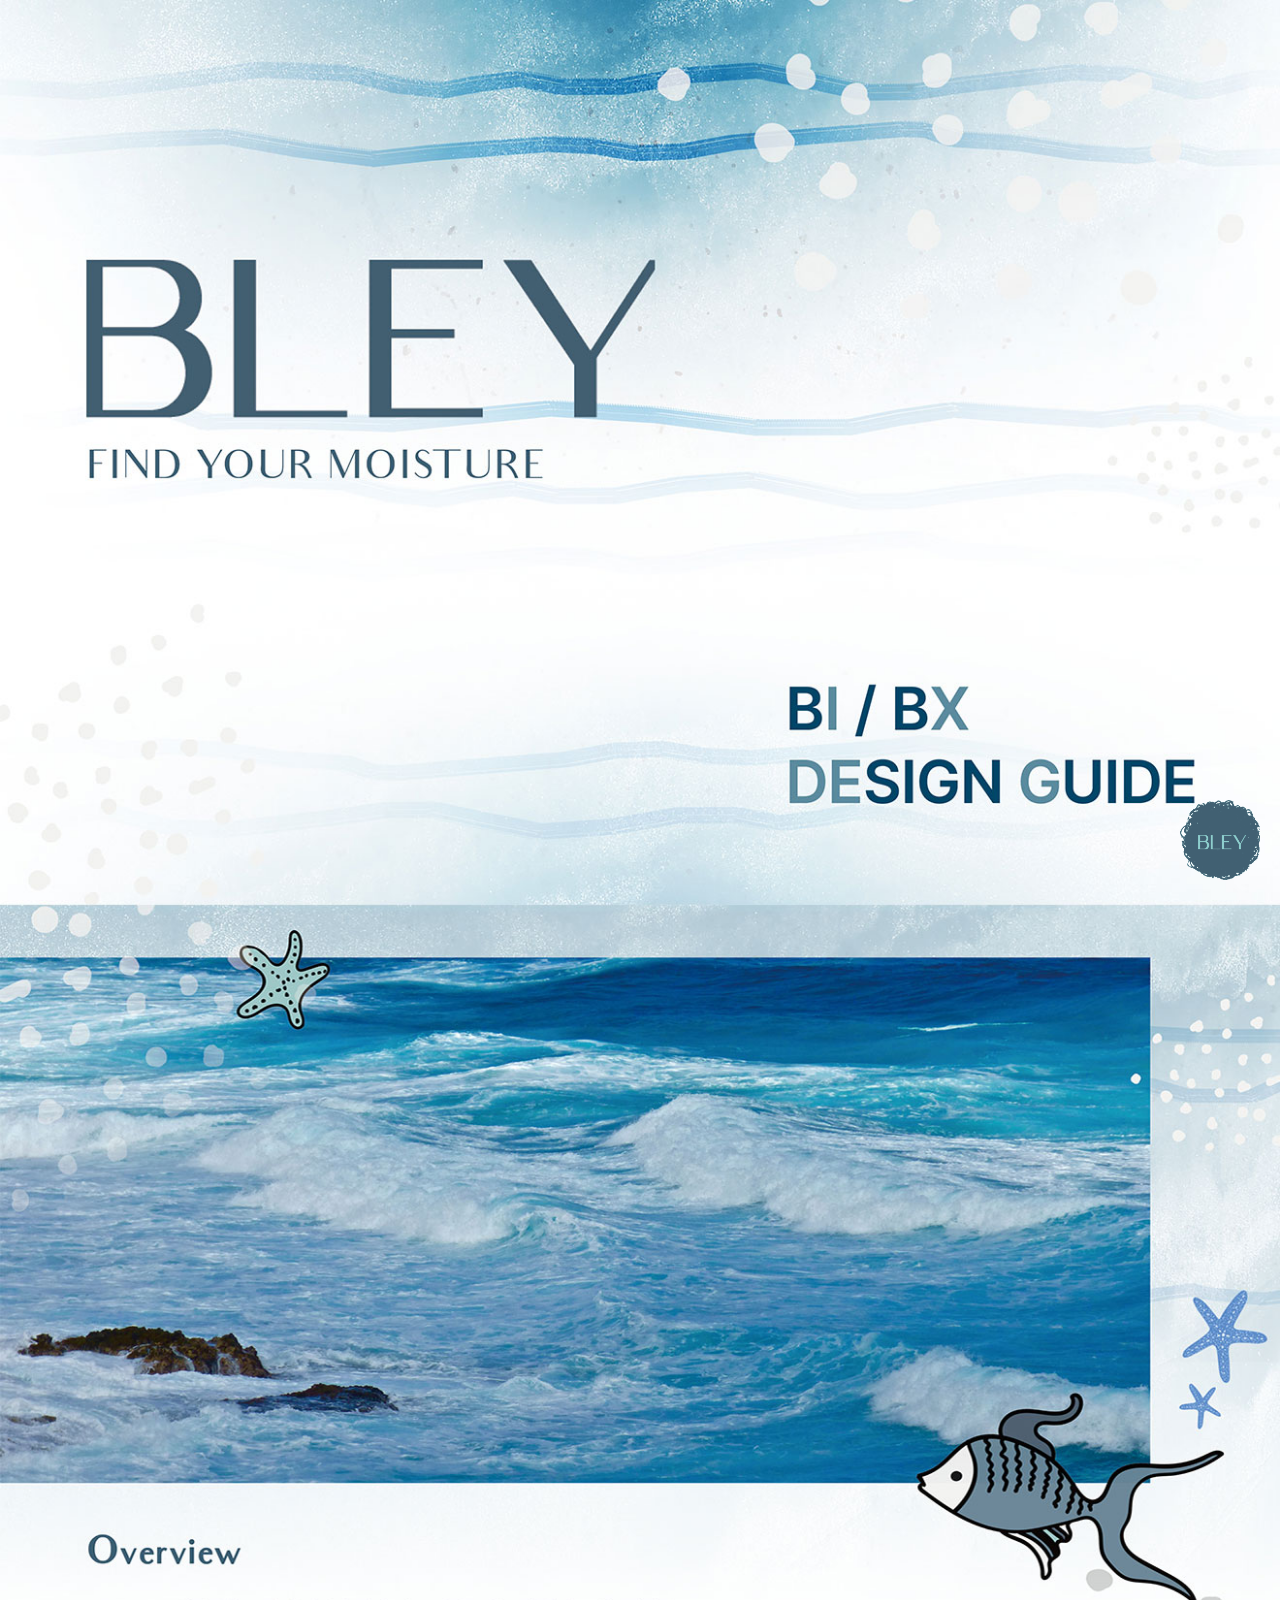
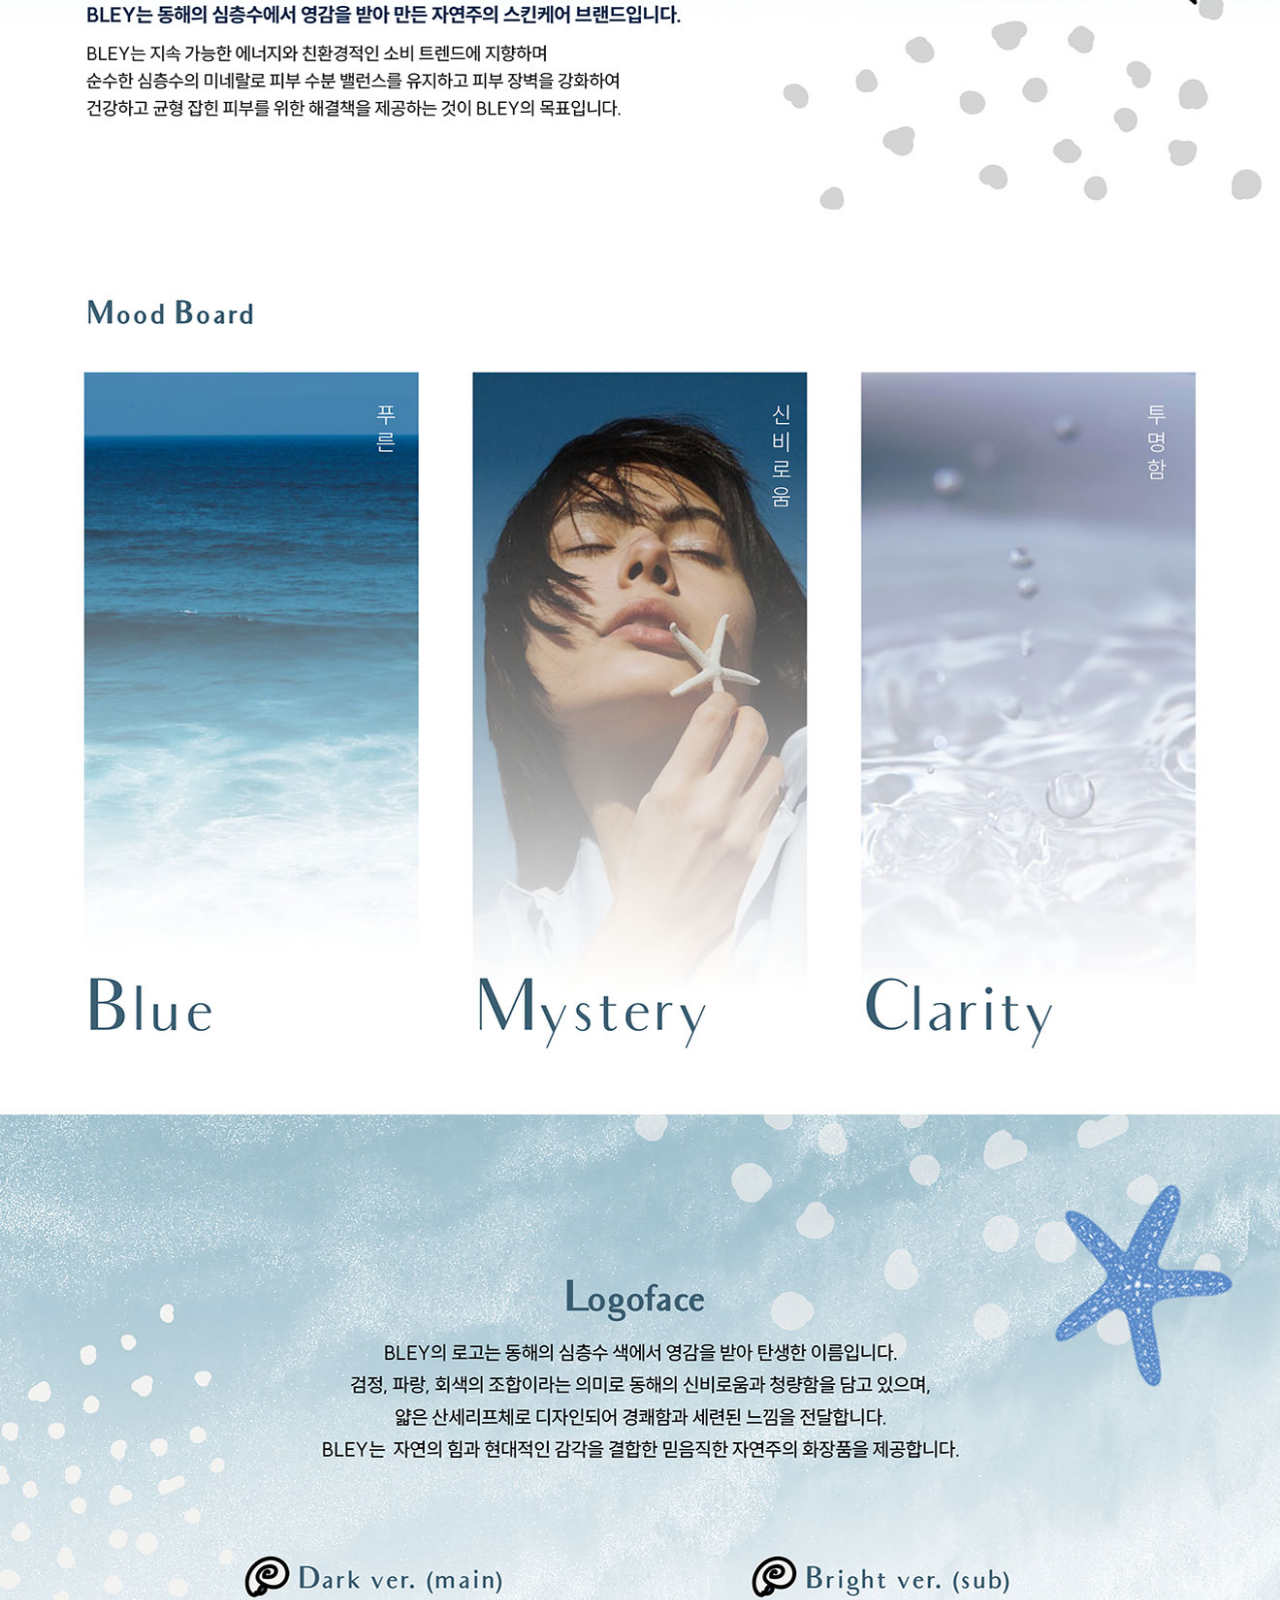
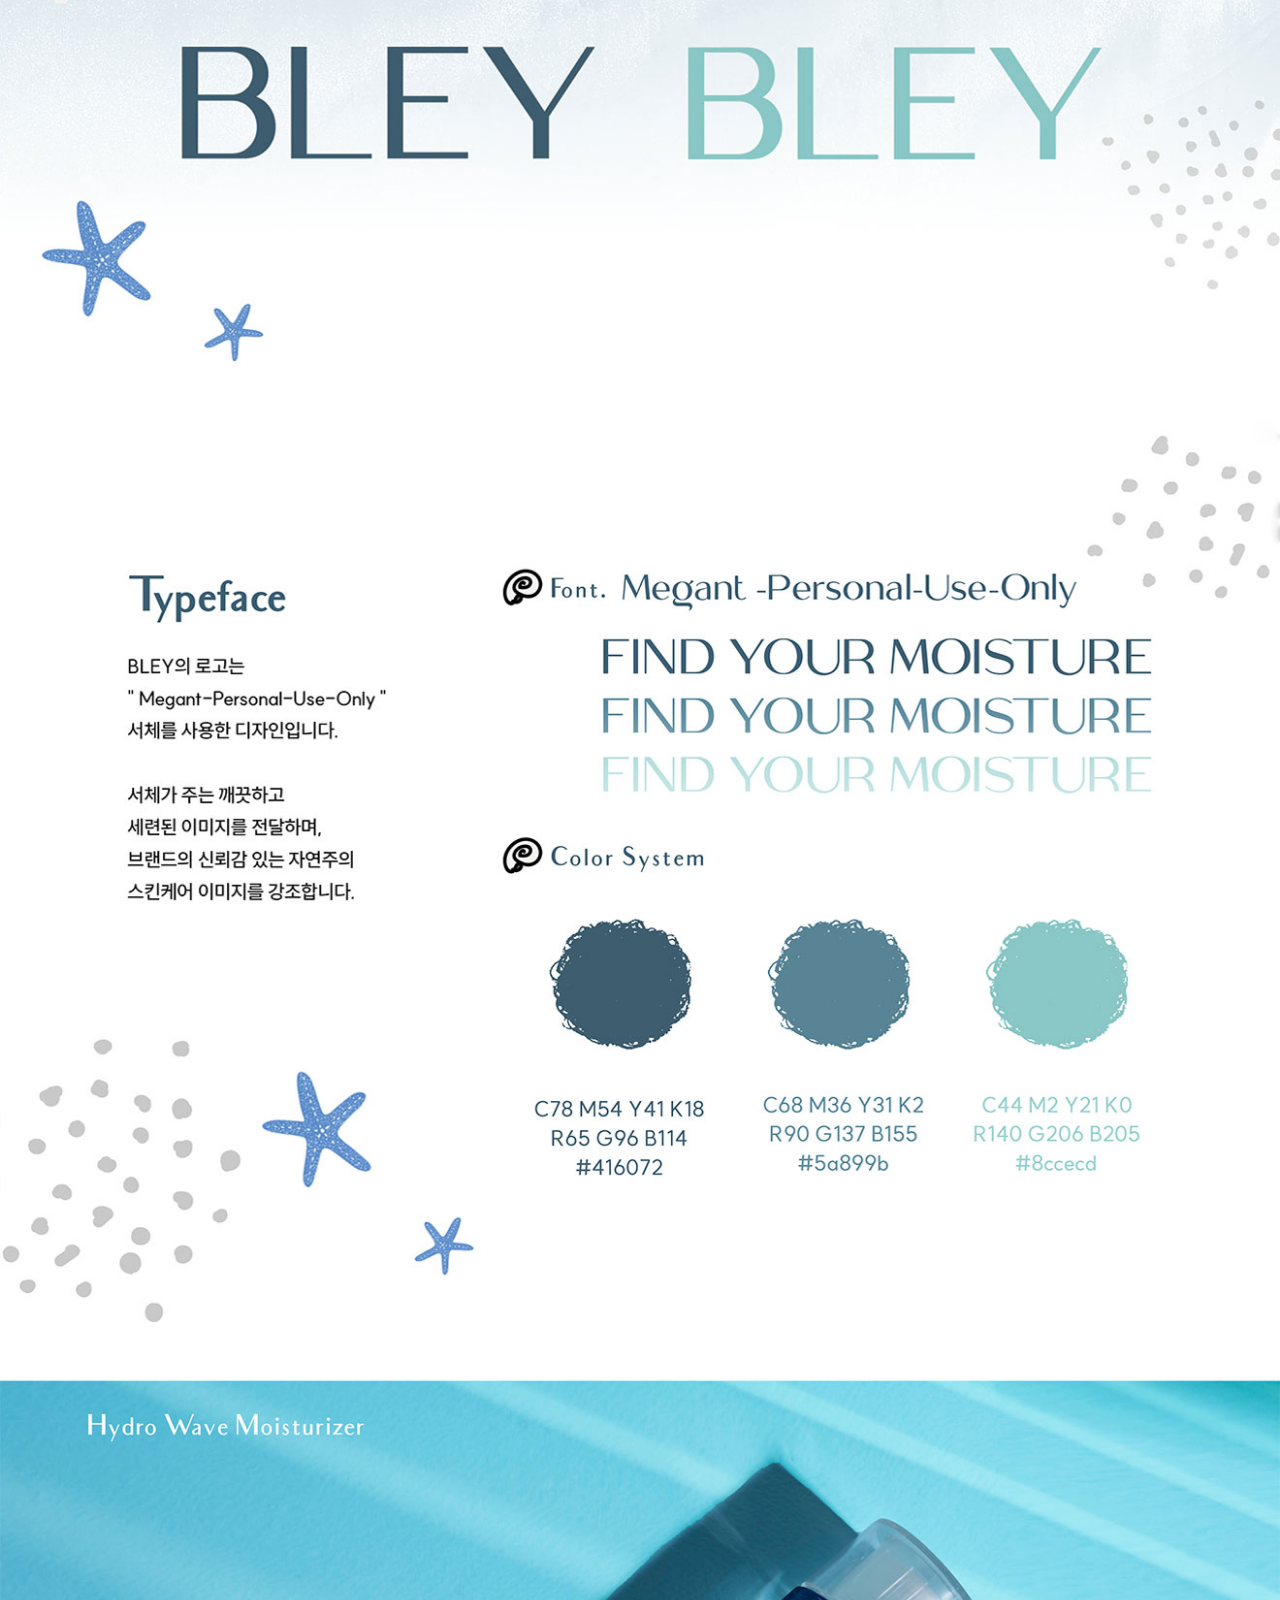
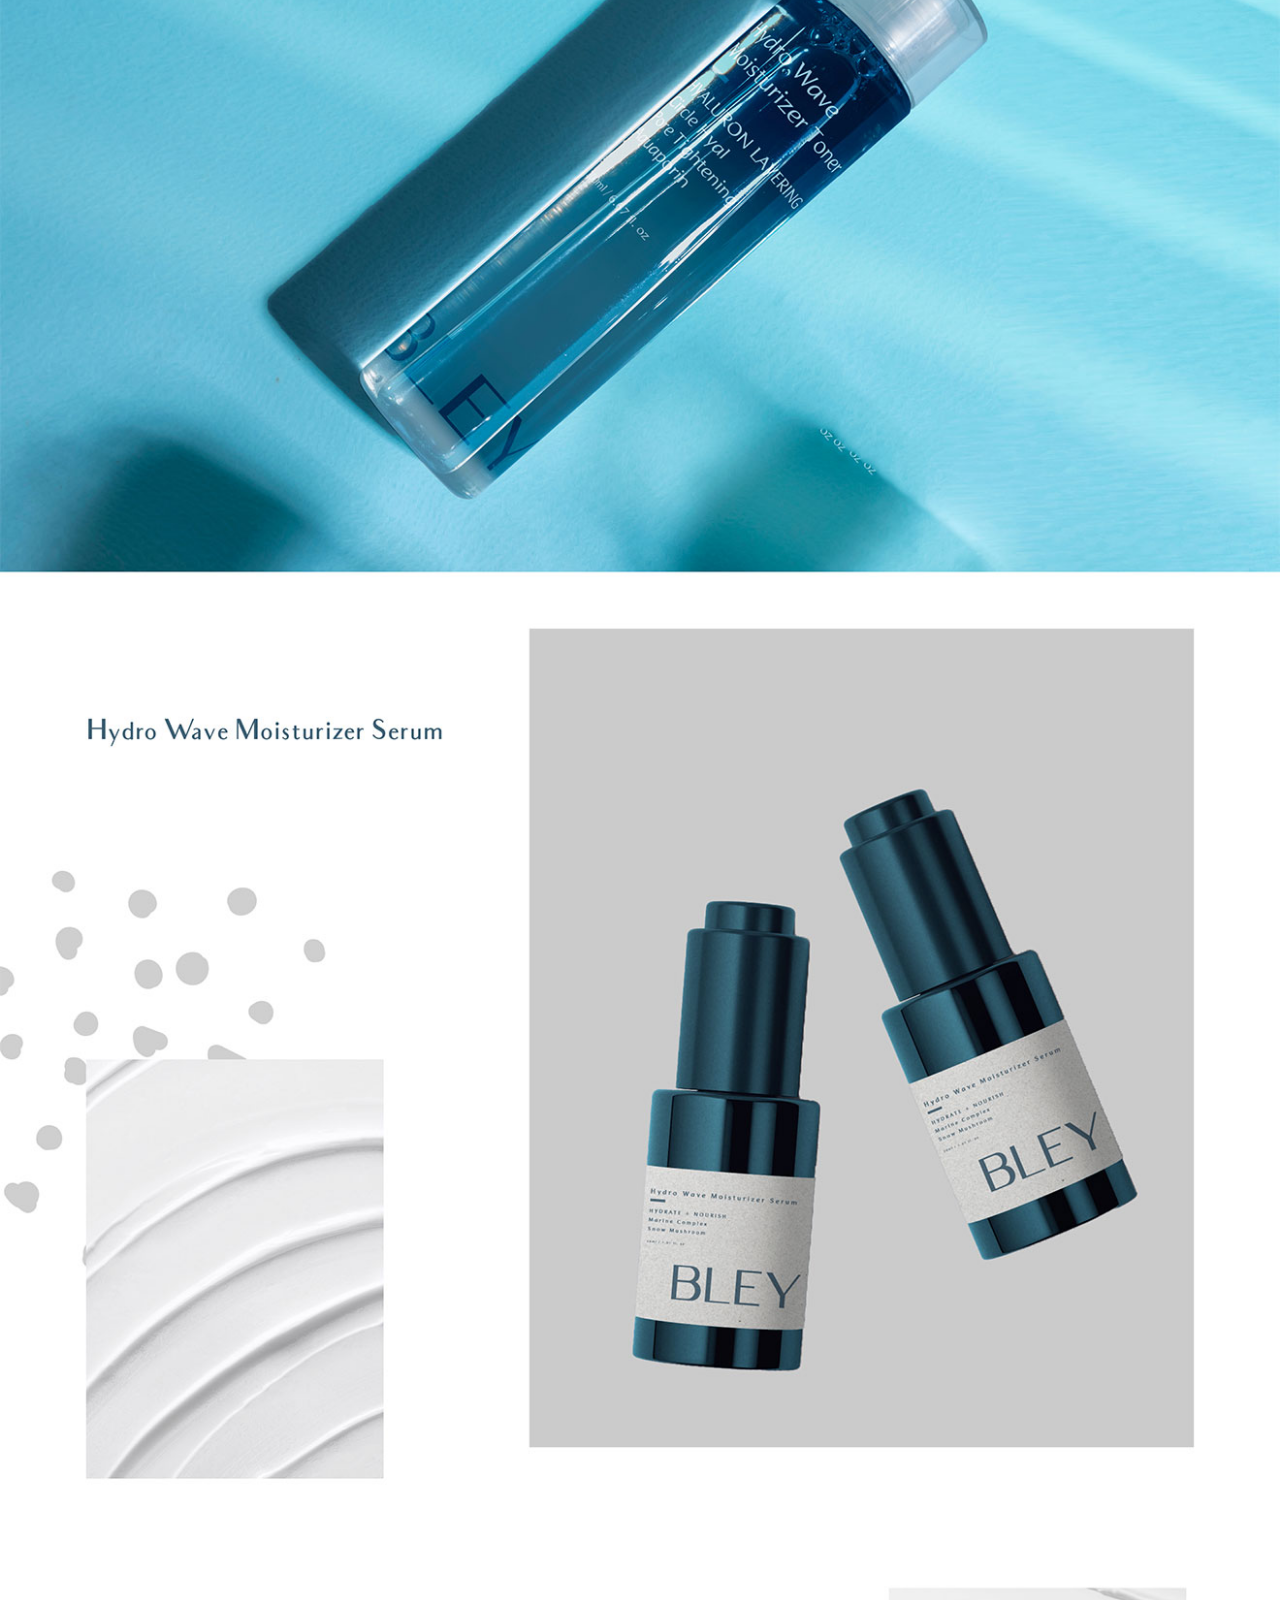
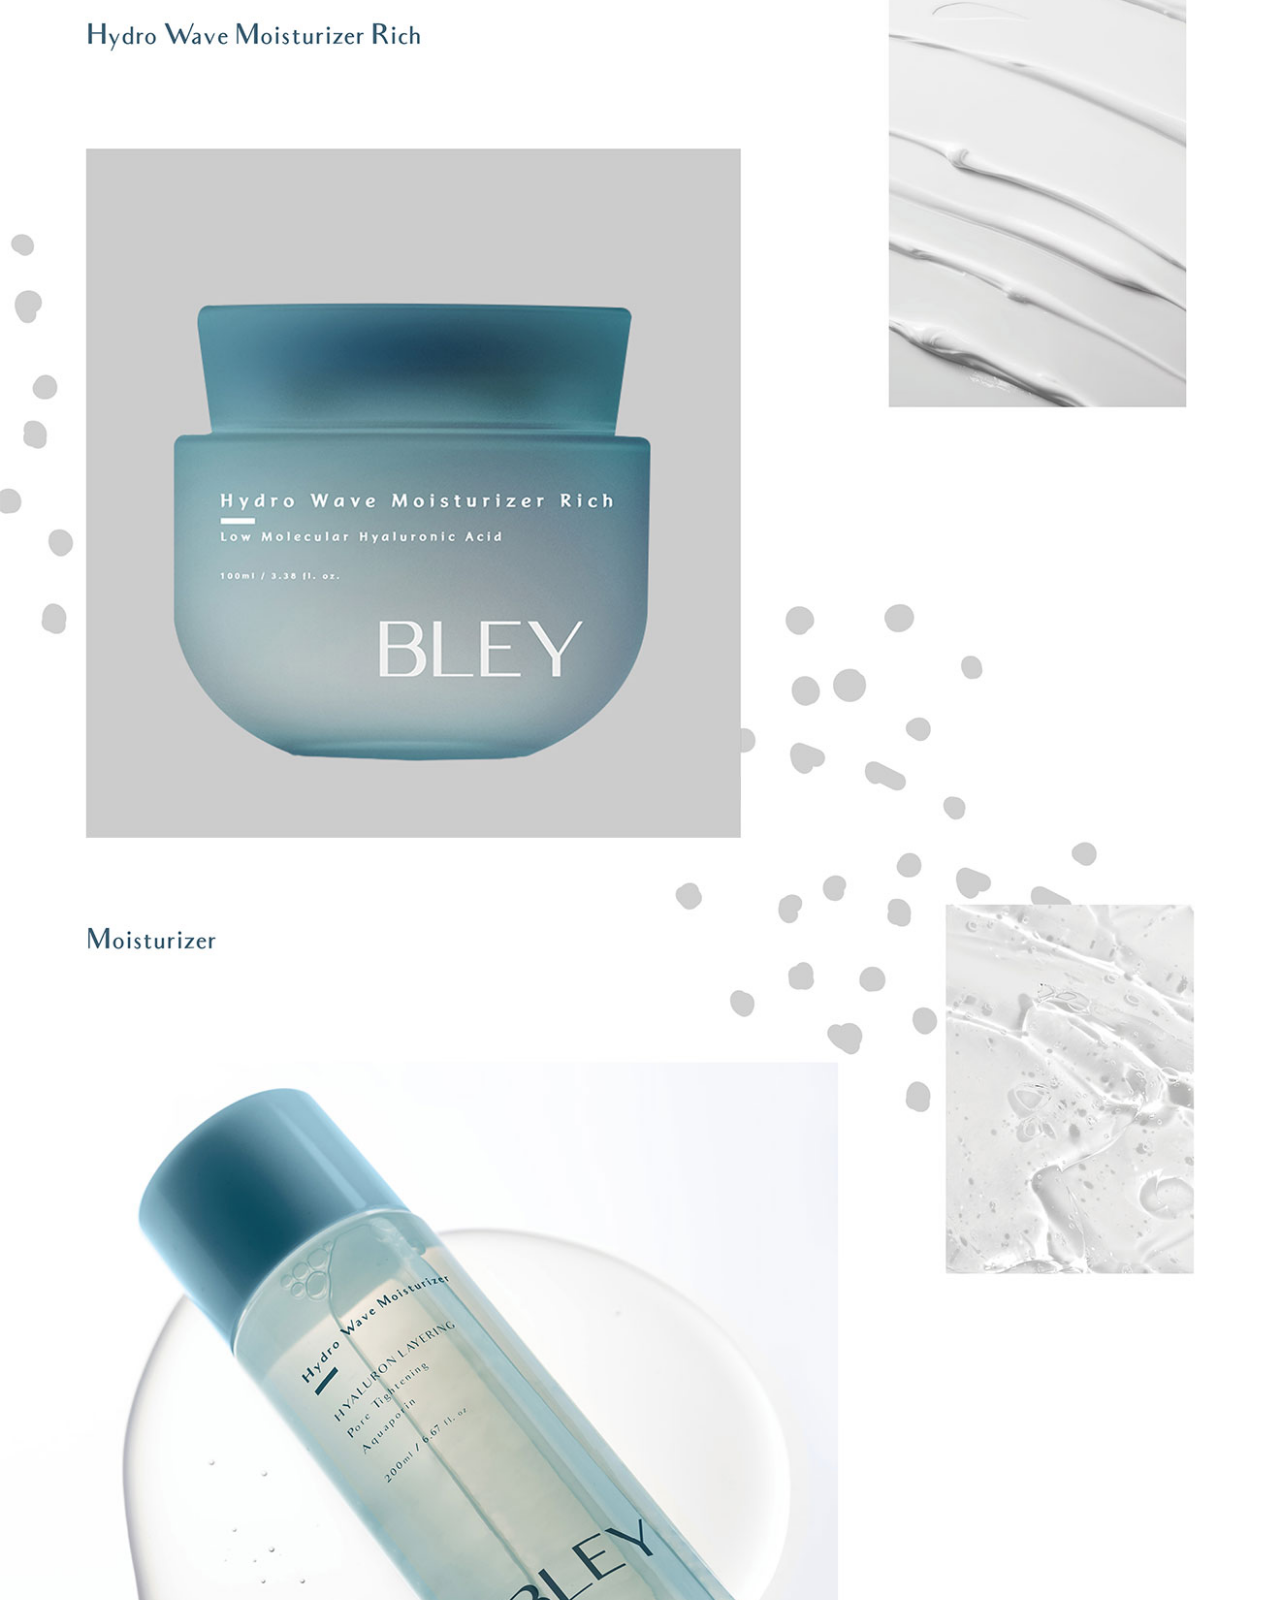
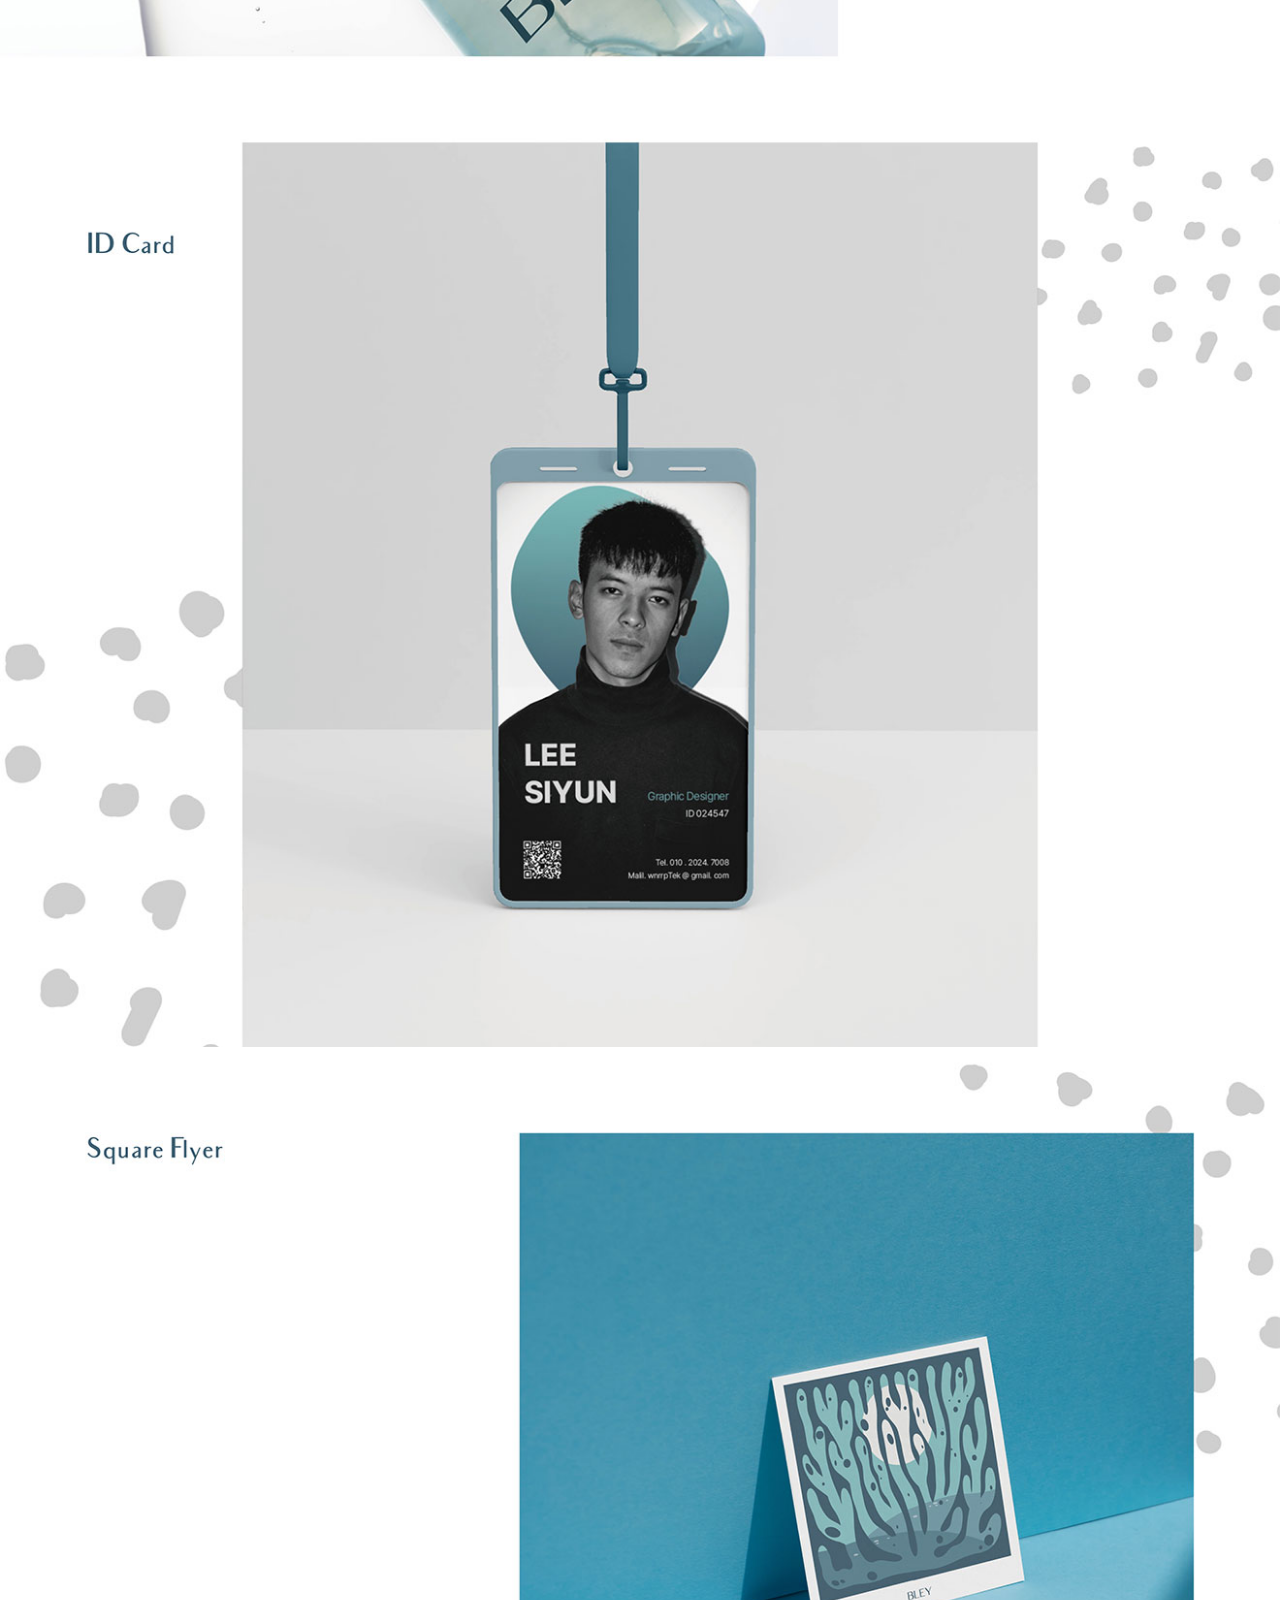
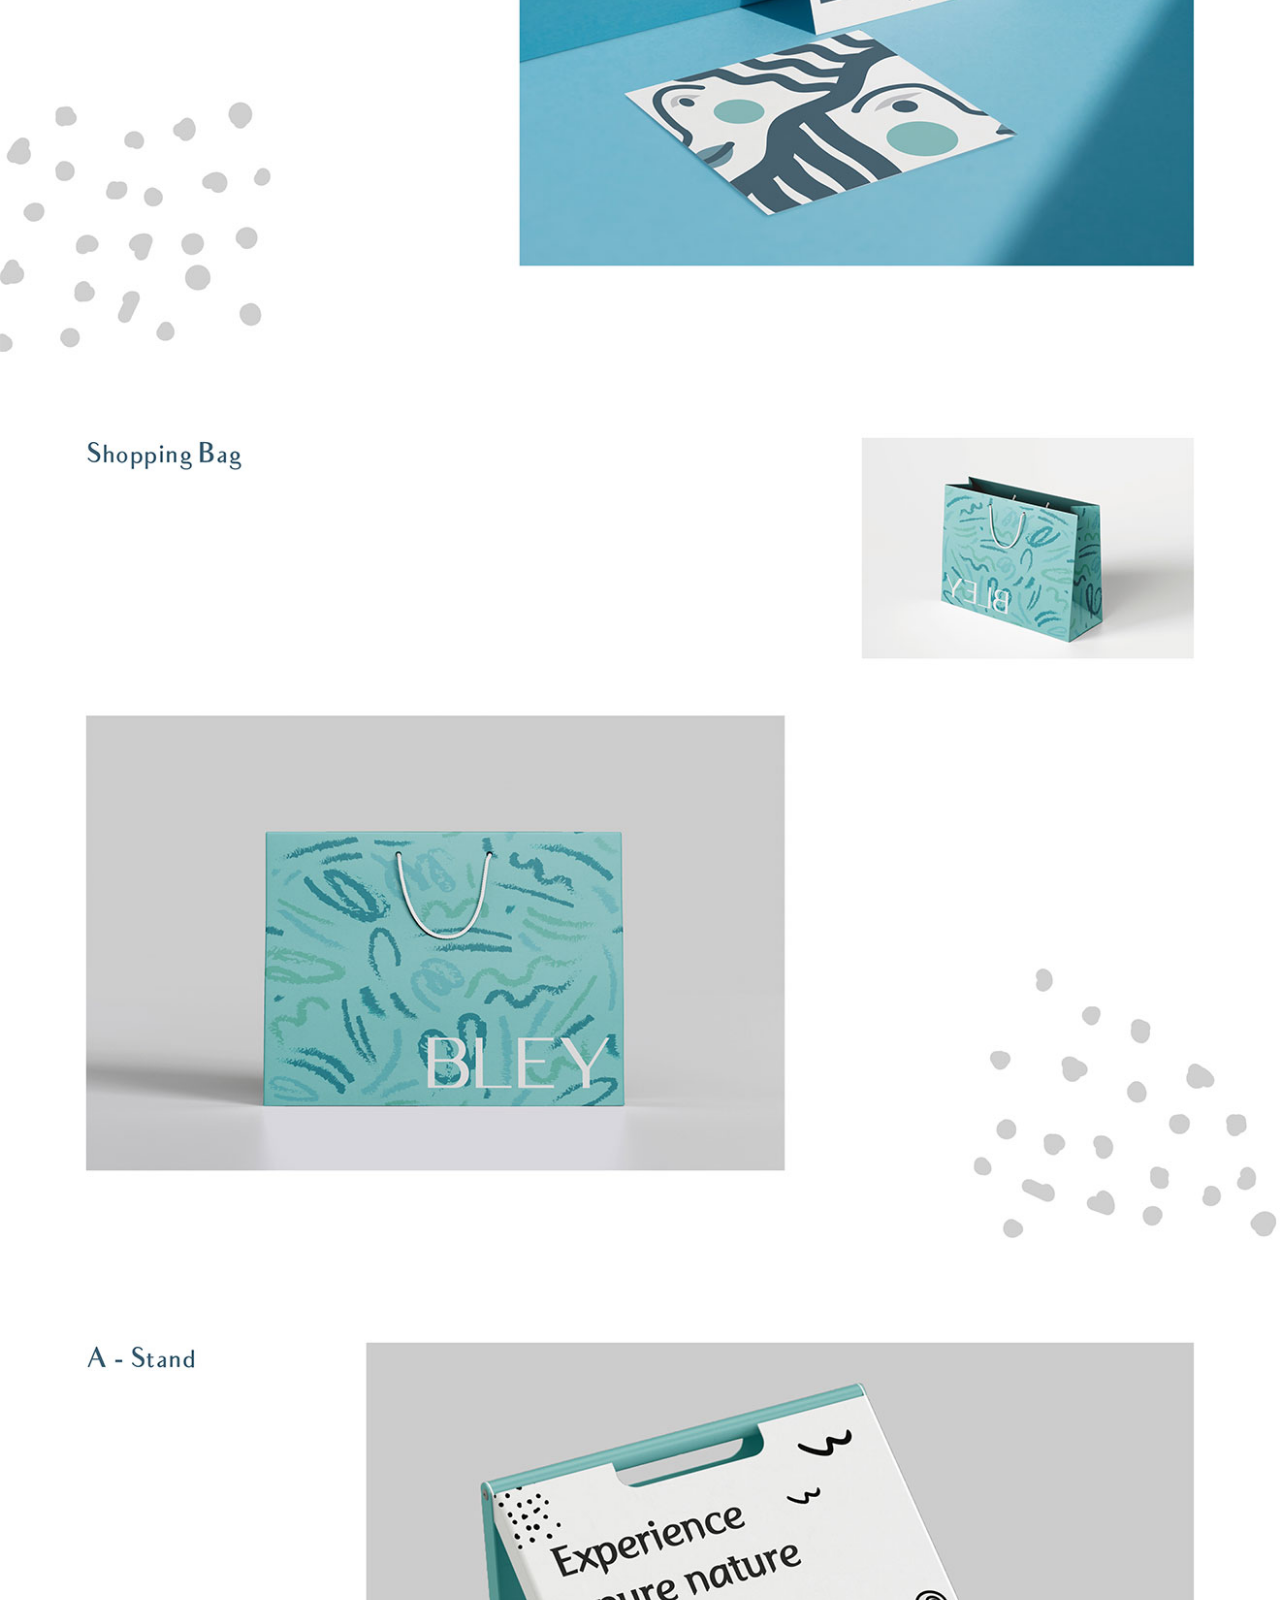
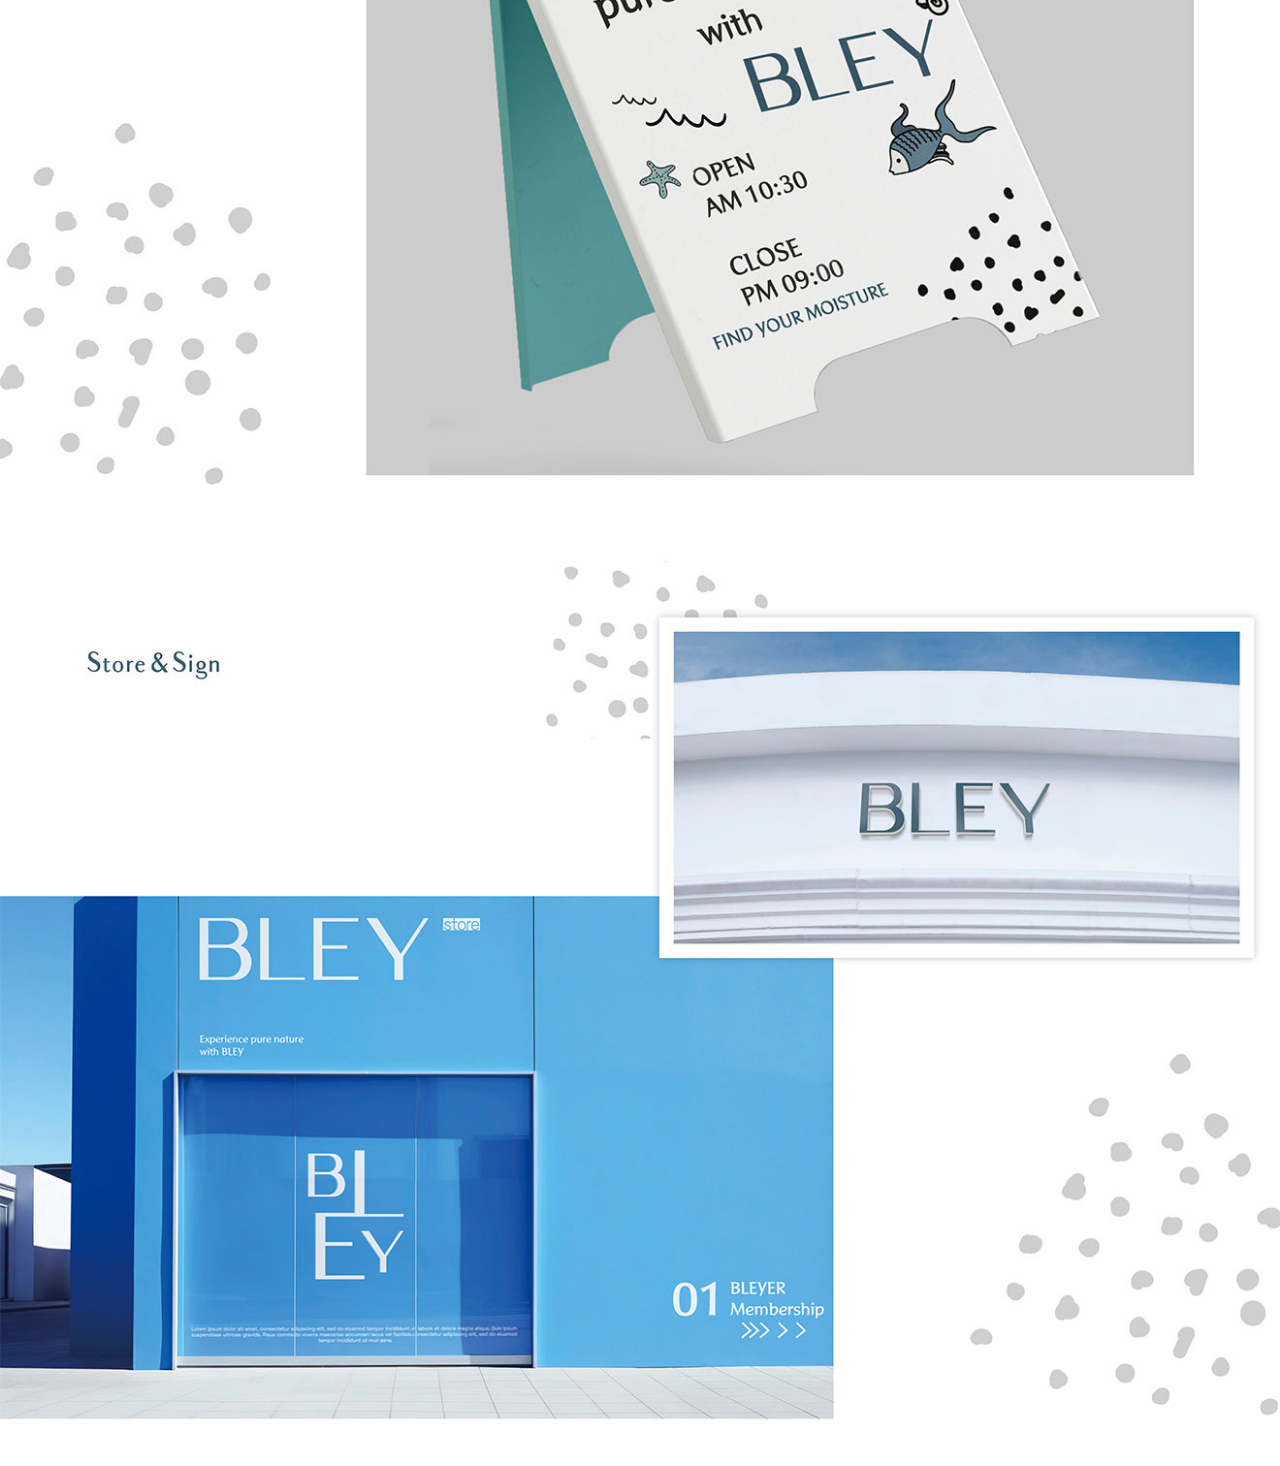
<file: guide/bley_bx.html>
<!DOCTYPE html>
<html lang="ko">

<head>
    <meta charset="UTF-8">
    <meta name="viewport" content="width=device-width, initial-scale=1.0">
    <title>ouresti BI/BX GUIDE</title>
    <link rel="icon" href="./img/b_g_favi.png">
    <style>
        html {
            scroll-behavior: smooth;
        }

        body::-webkit-scrollbar {
            /*스크롤바 전체*/
            width: 13px;
        }

        body::-webkit-scrollbar-thumb {
            /*스크롤바 막대*/
            background-color: #416072;
            border-radius: 10px;
            background-clip: padding-box;
            border: 2px solid transparent;
        }

        body::-webkit-scrollbar-track {
            /*스크롤바 막대 외부*/
            background-color: rgb(255, 255, 255);
            border-radius: 10px;
            /* box-shadow: inset 0px 0px 5px white; */
        }

        * {
            margin: 0;
            padding: 0;
        }
        
        body {
            background-color: #c2d1d8;
        }

        
        img {
            display: block;
            margin: auto;
            width: 100%;
            max-width: 1320px;
        }
        
        /* top btn */
        .top_btn_box{
            position: fixed;
            bottom: 20px;
            right: 20px;
            transition: .5s;
        }
        
        .top_btn_box>img{ 
            width: 80px;
            height: 80px;
        }

        .top_btn{
            position: absolute;
        }
        
        .top_btn:hover{
            opacity: 0;
        }
    </style>
</head>

<body>
    
    <img src="./img/BX01.jpg" alt="BIBX_GUIDE_01">
    <img src="./img/BX02.jpg" alt="BIBX_GUIDE_02">
    <img src="./img/BX03.jpg" alt="BIBX_GUIDE_03">
    

    <a href="#" class="top_btn_box">
        <img src="./img/bley_top_btn.png" alt="top button" class="top_btn">
        <img src="./img/bley_top_btn_hover.png" alt="top button hover">
    </a>
</body>

</html>
</file>
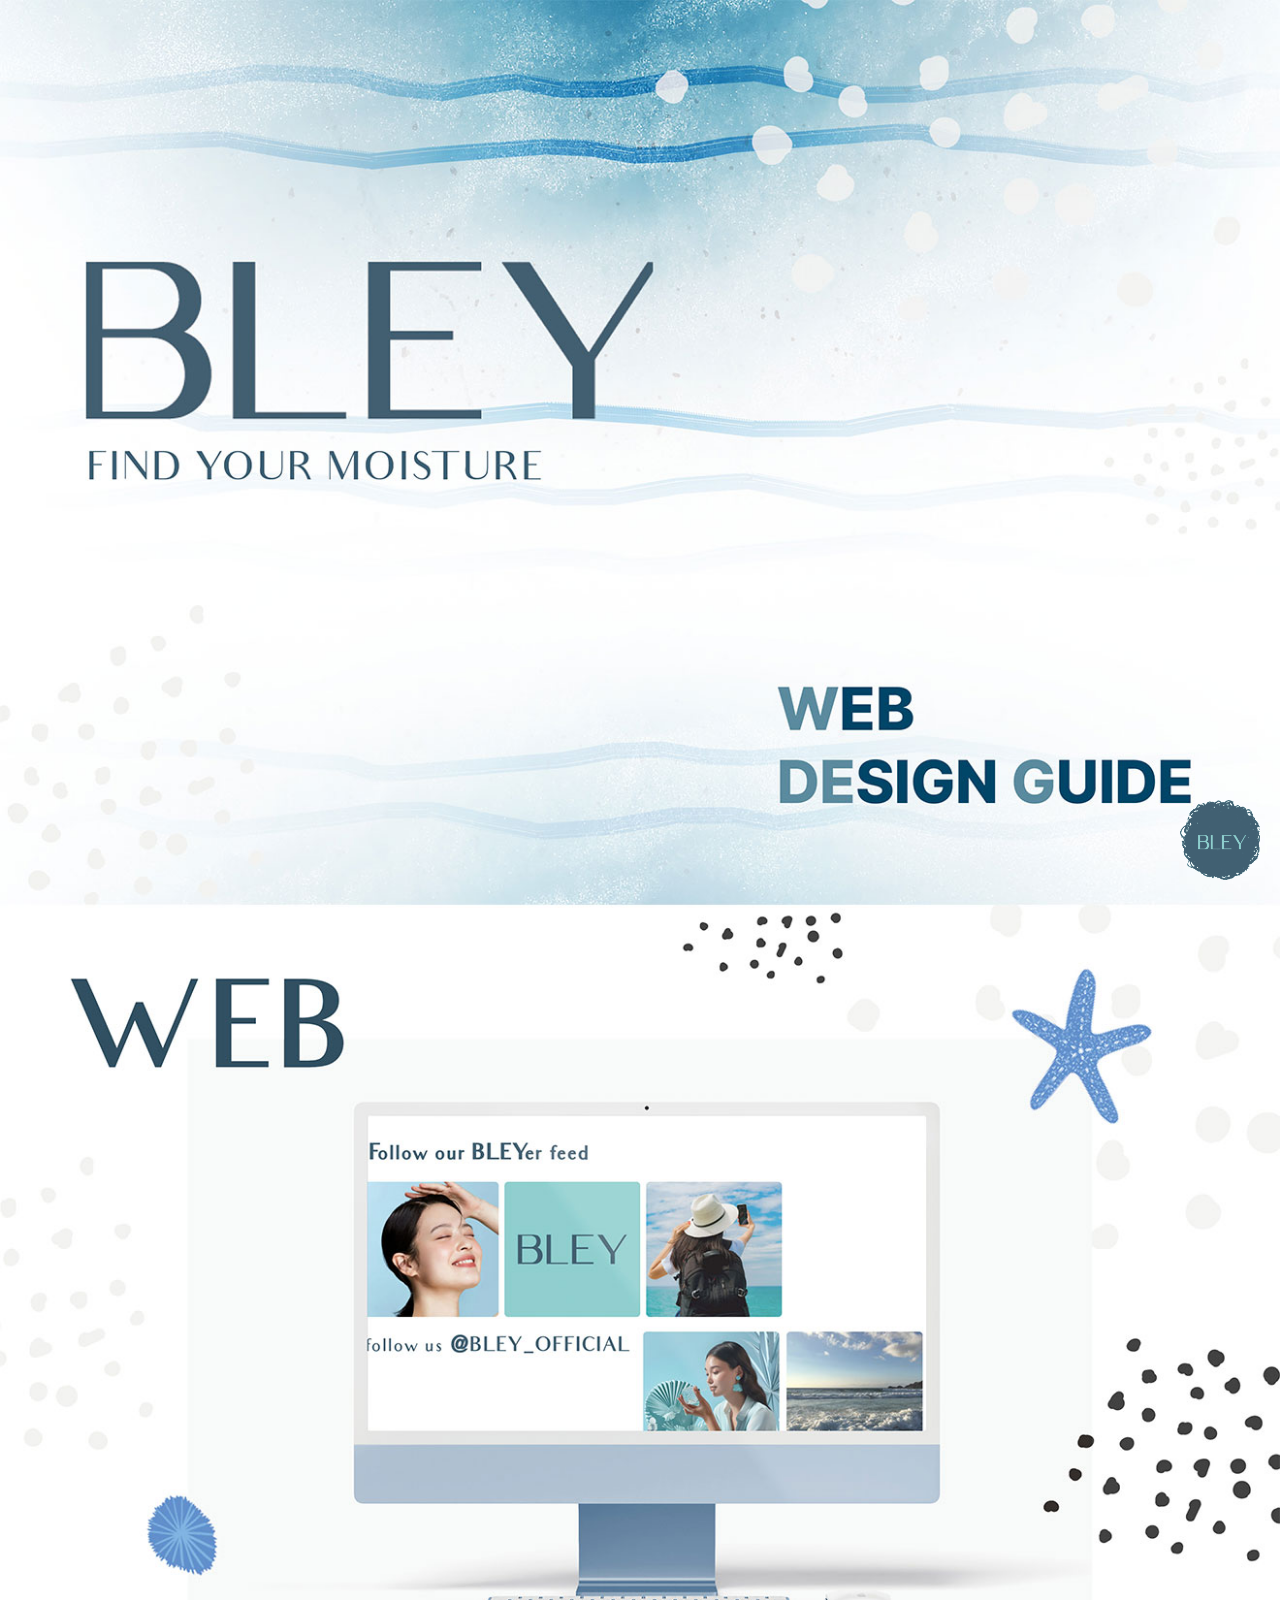
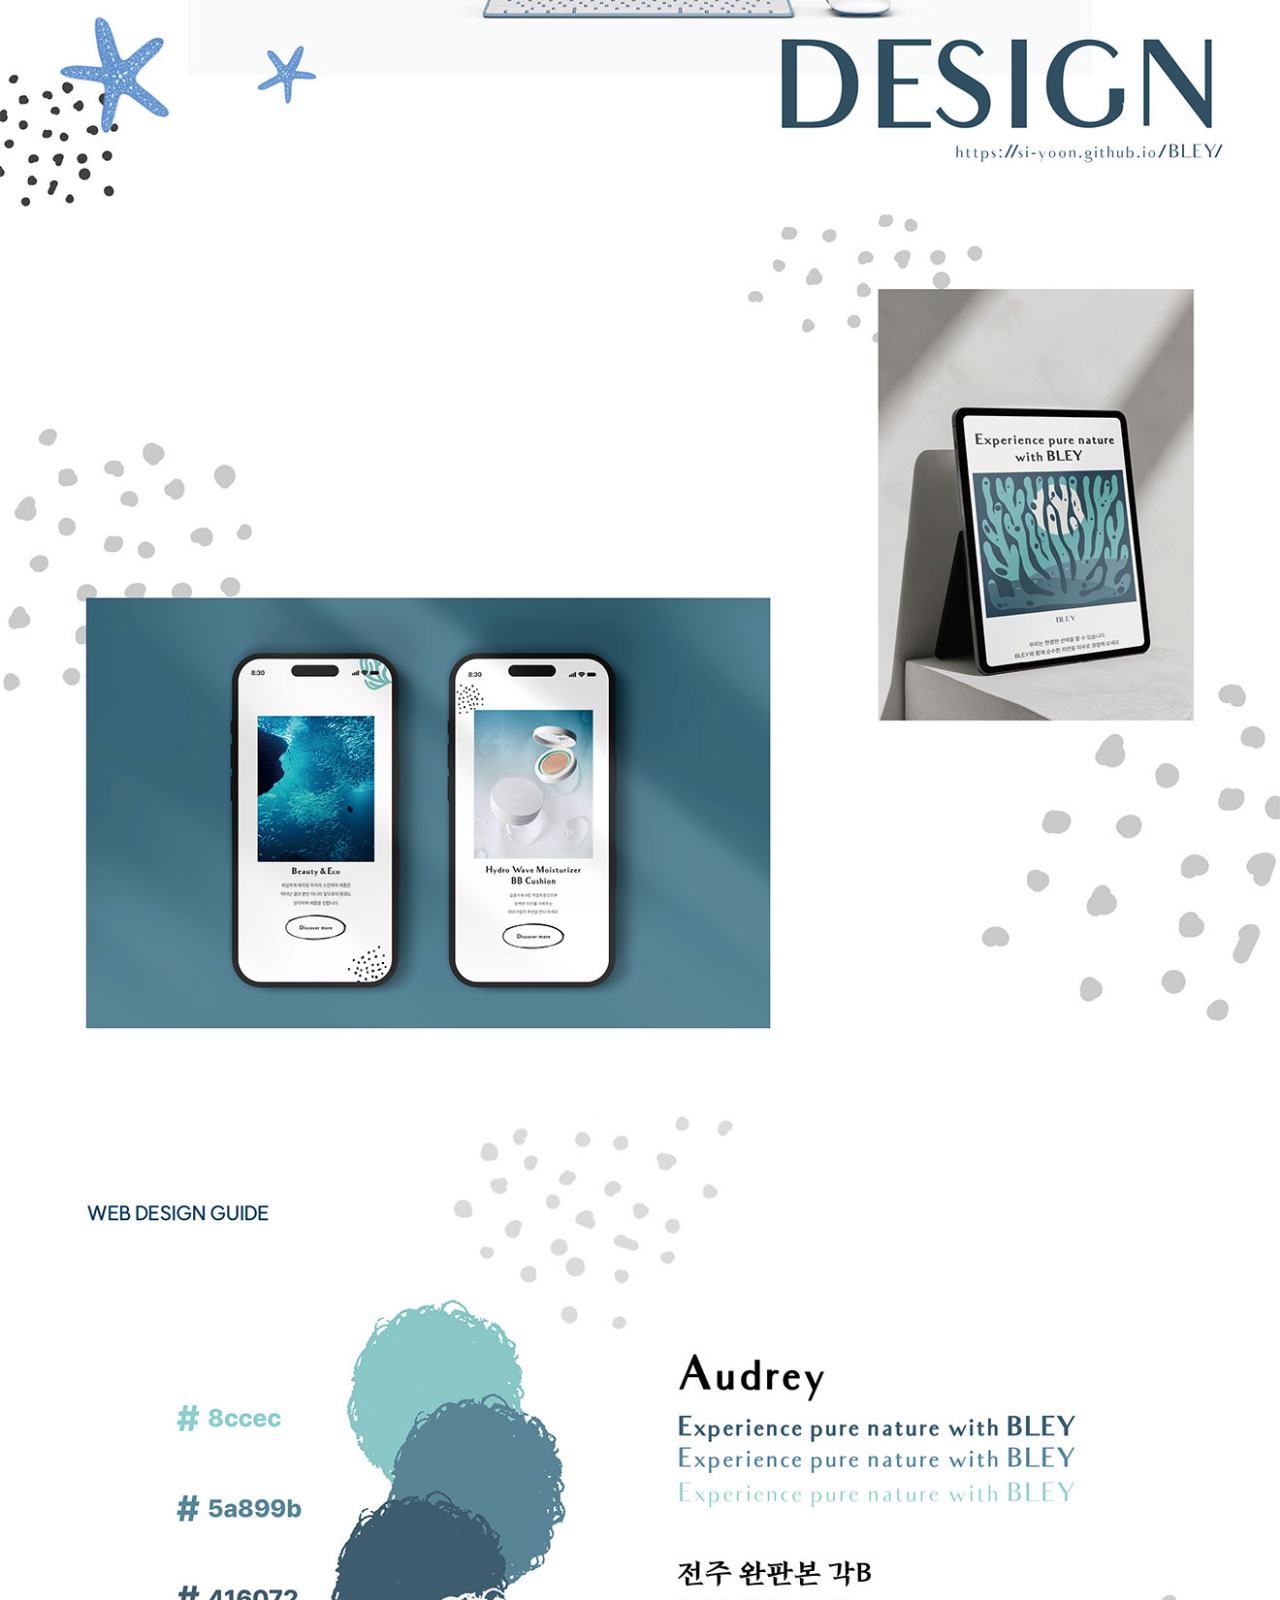
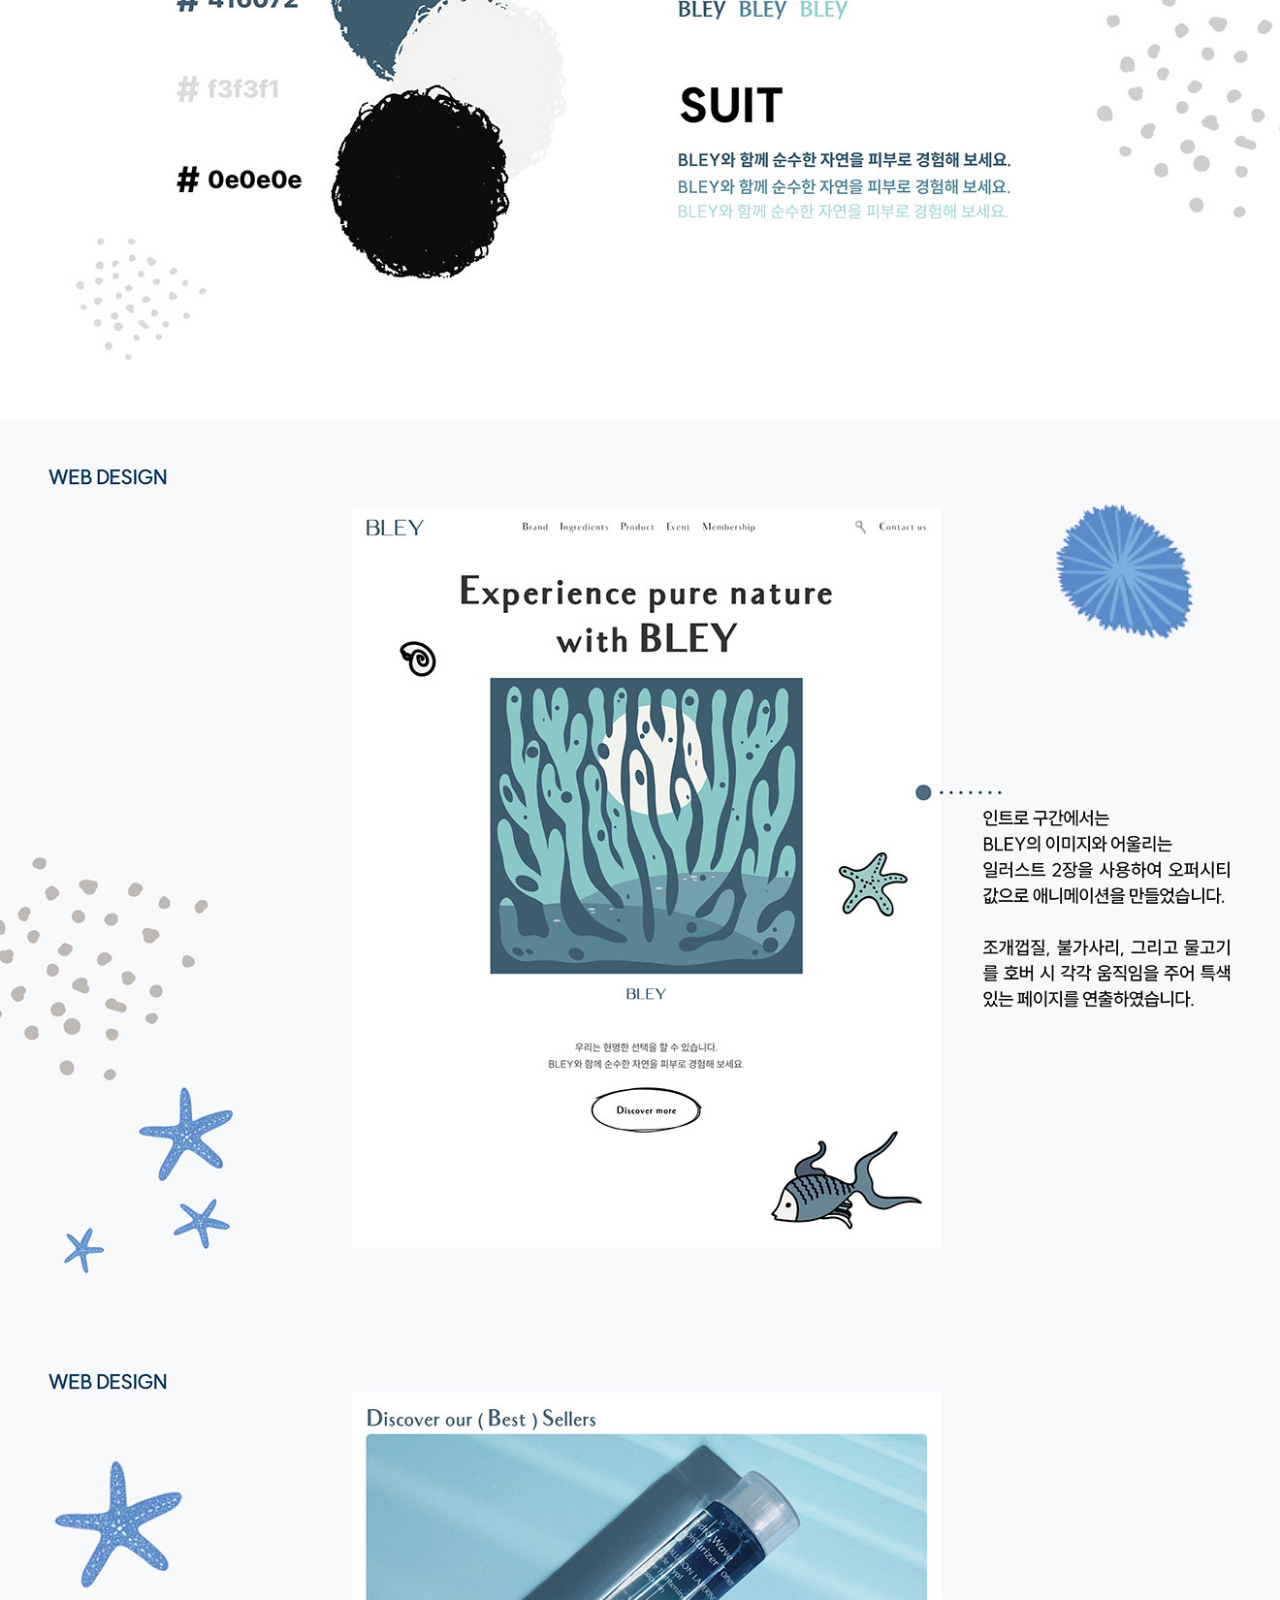
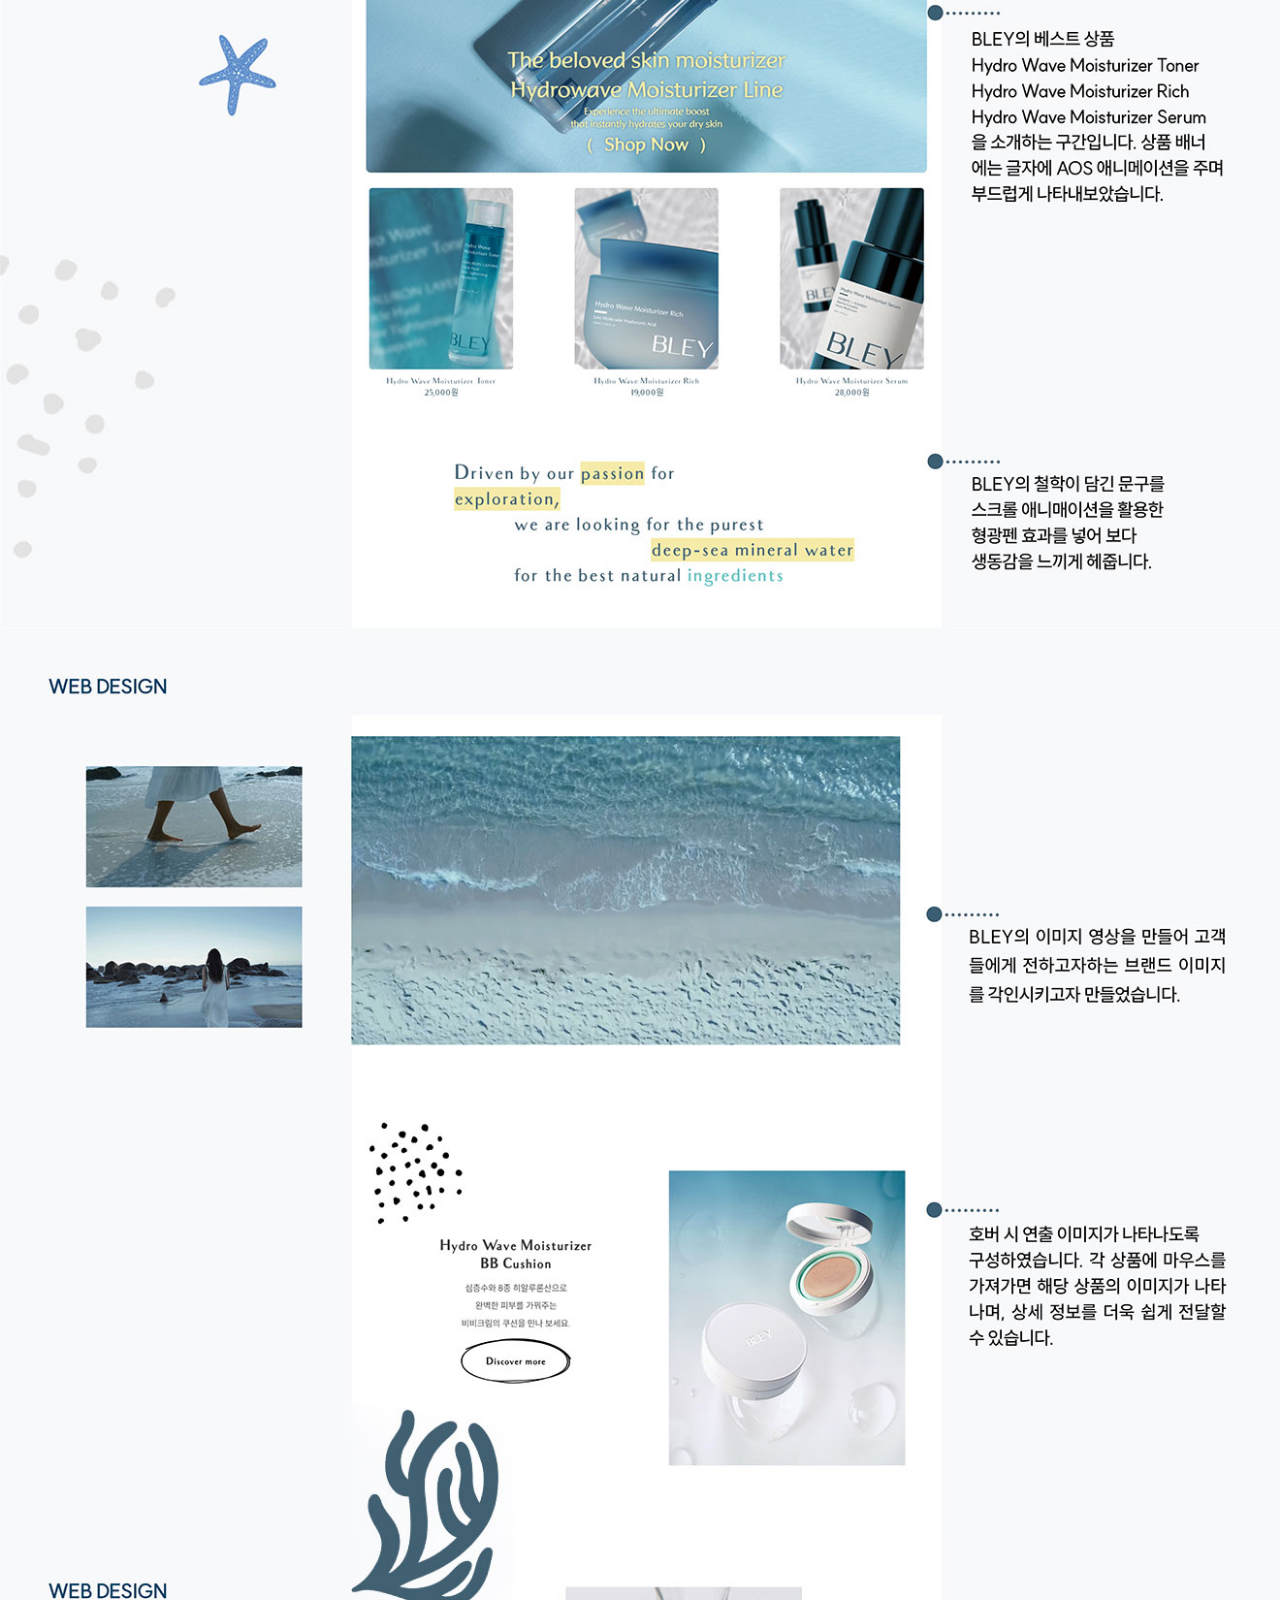
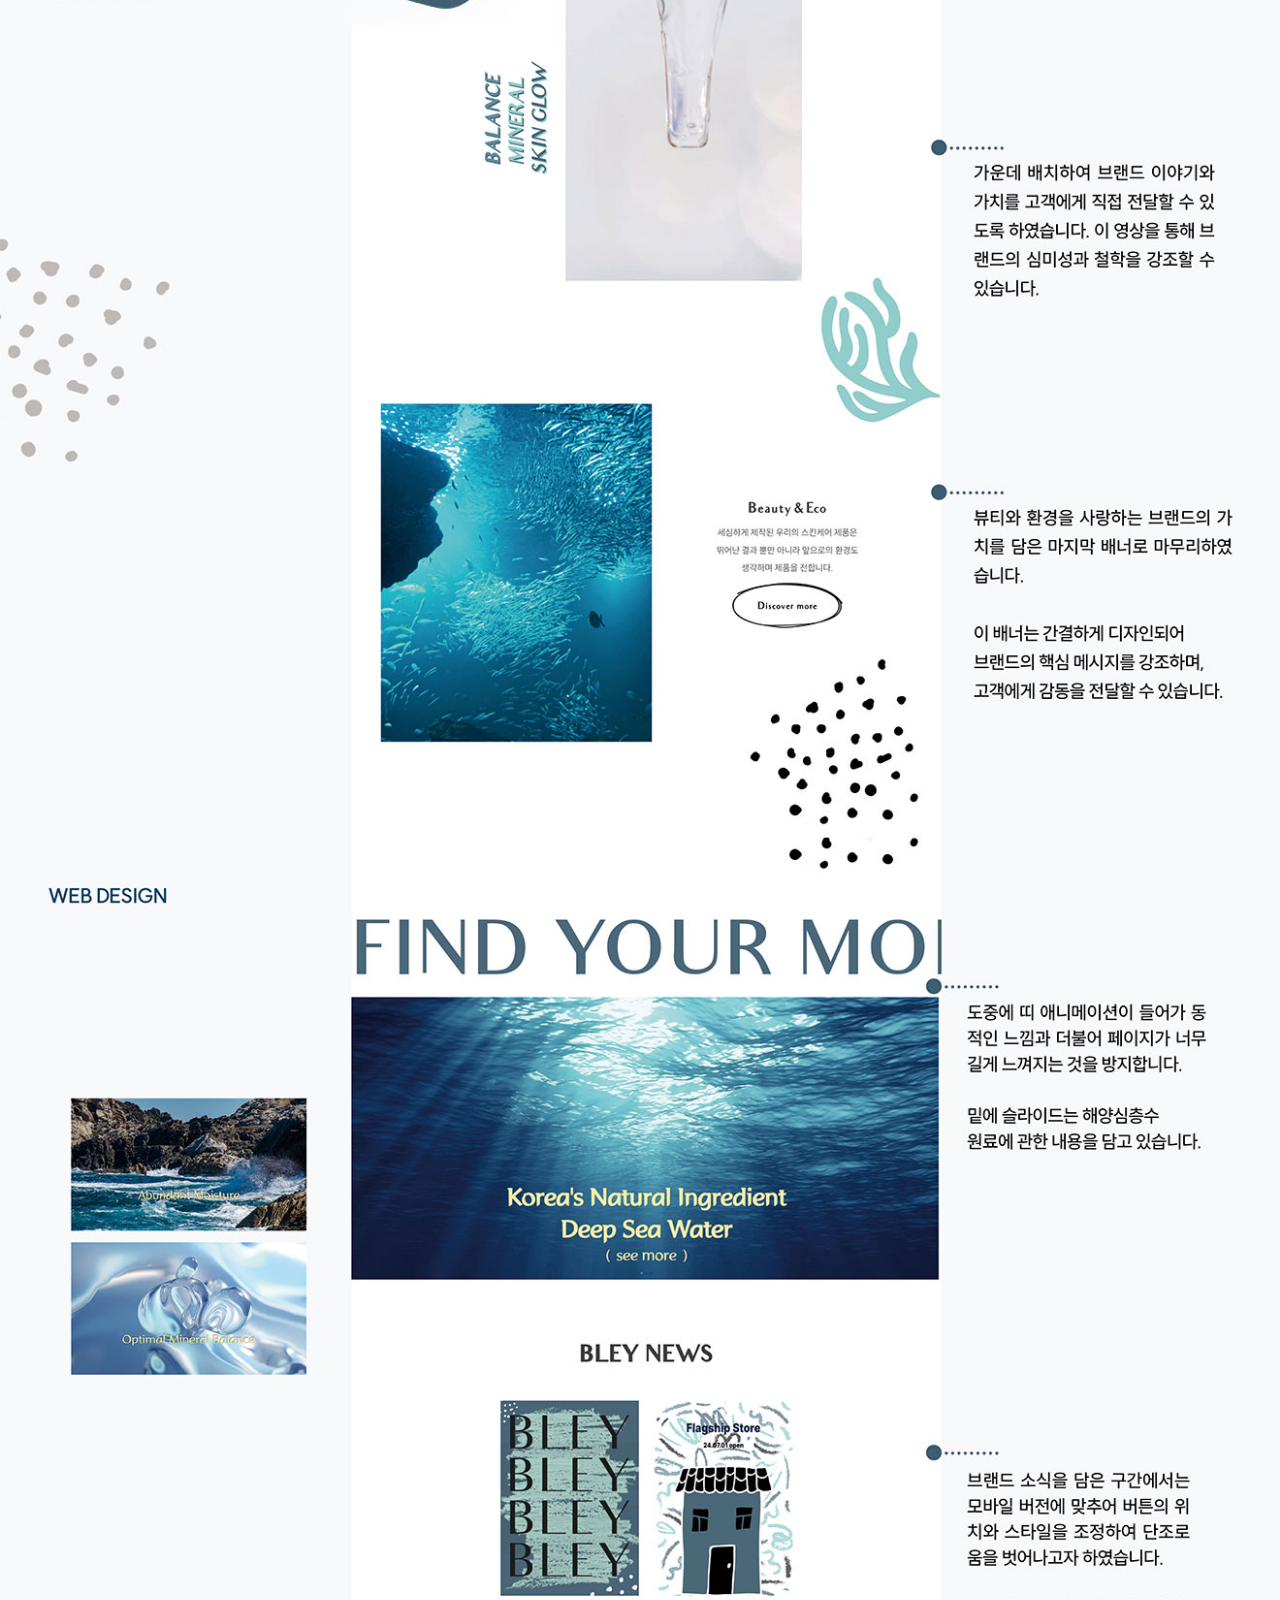
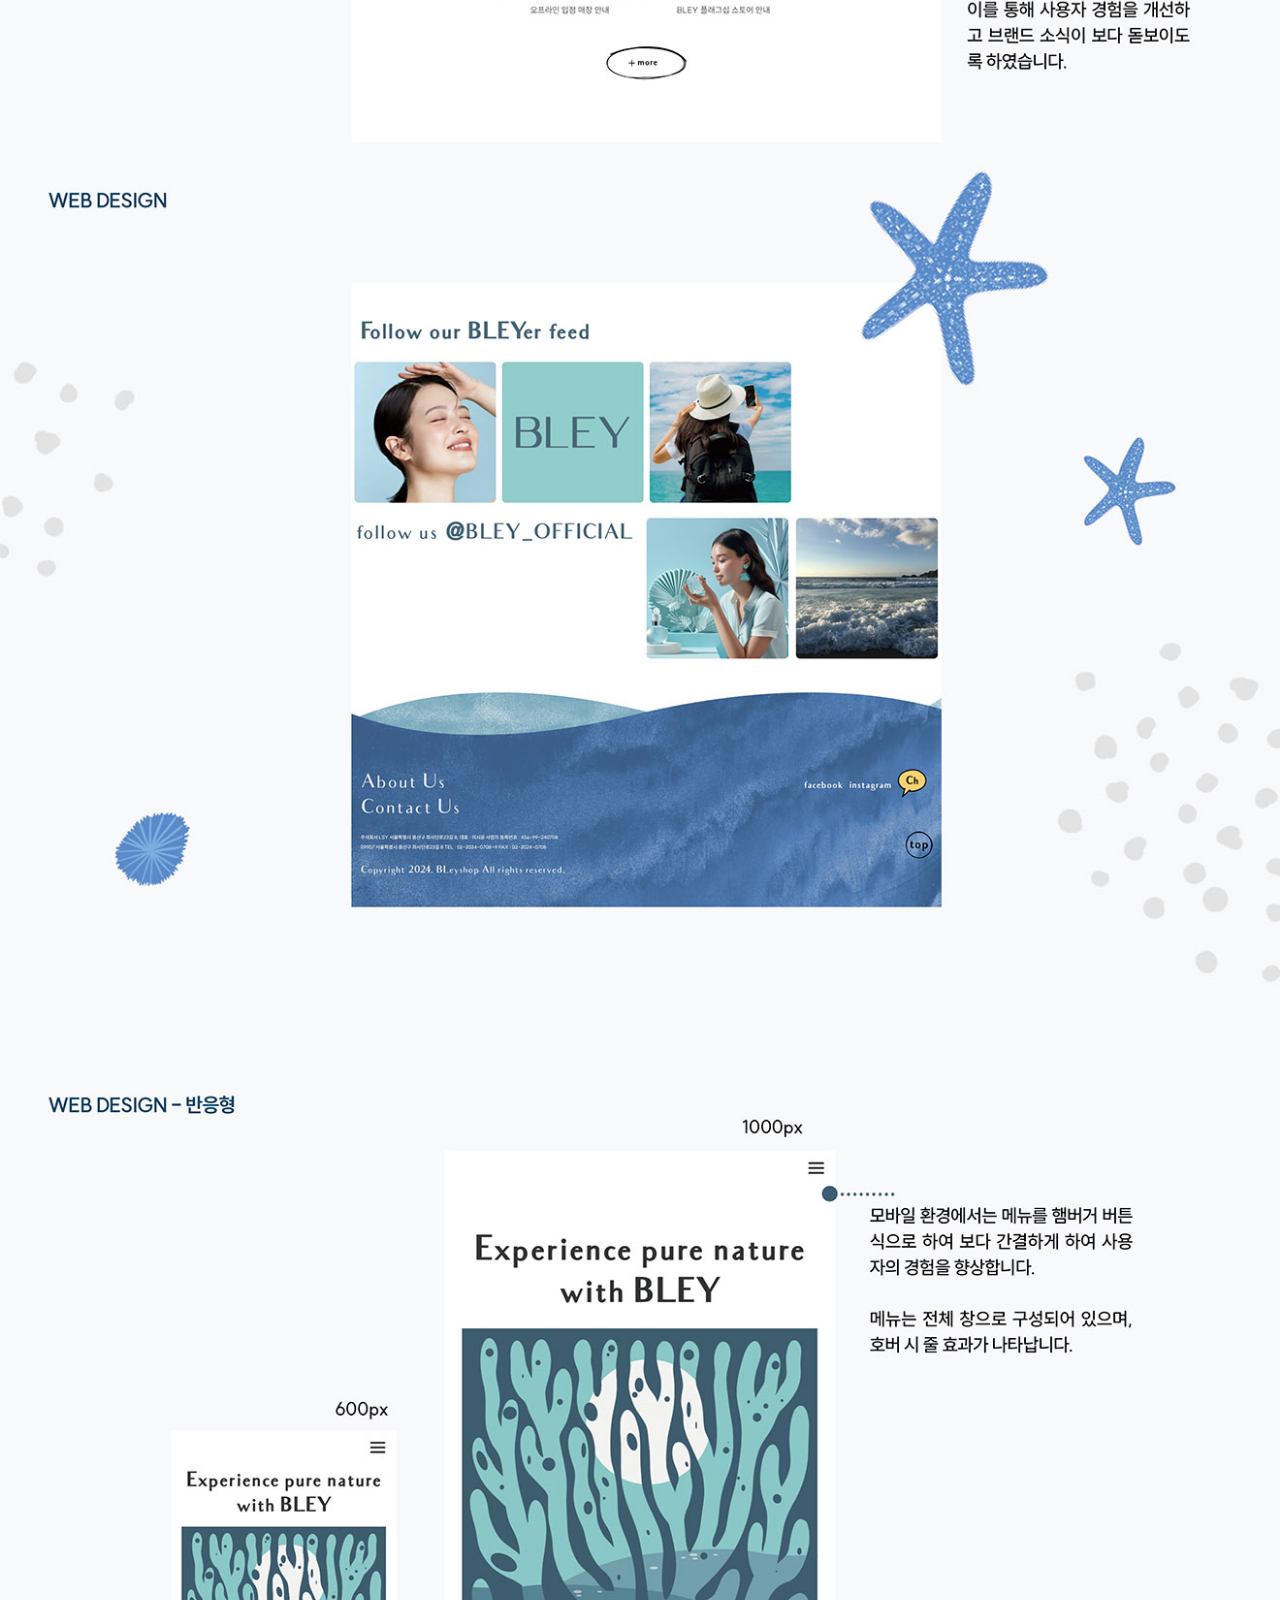
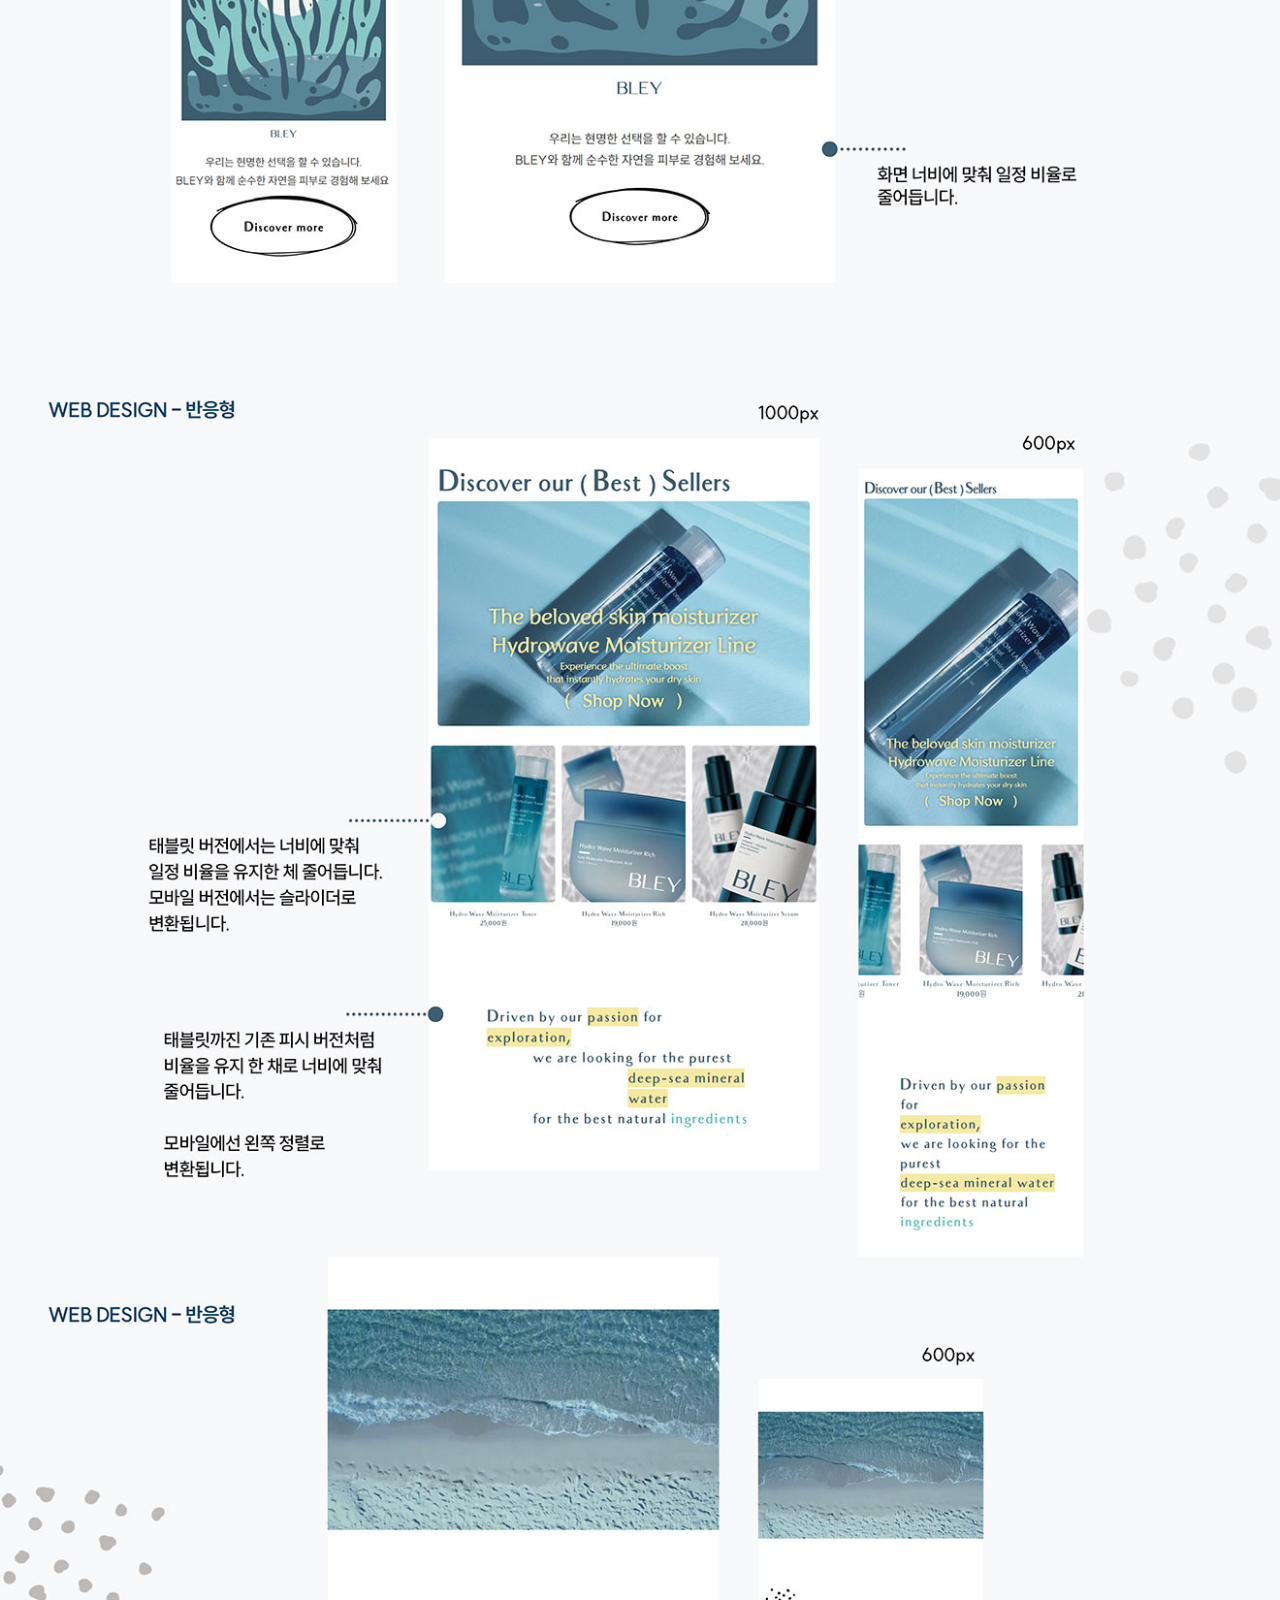
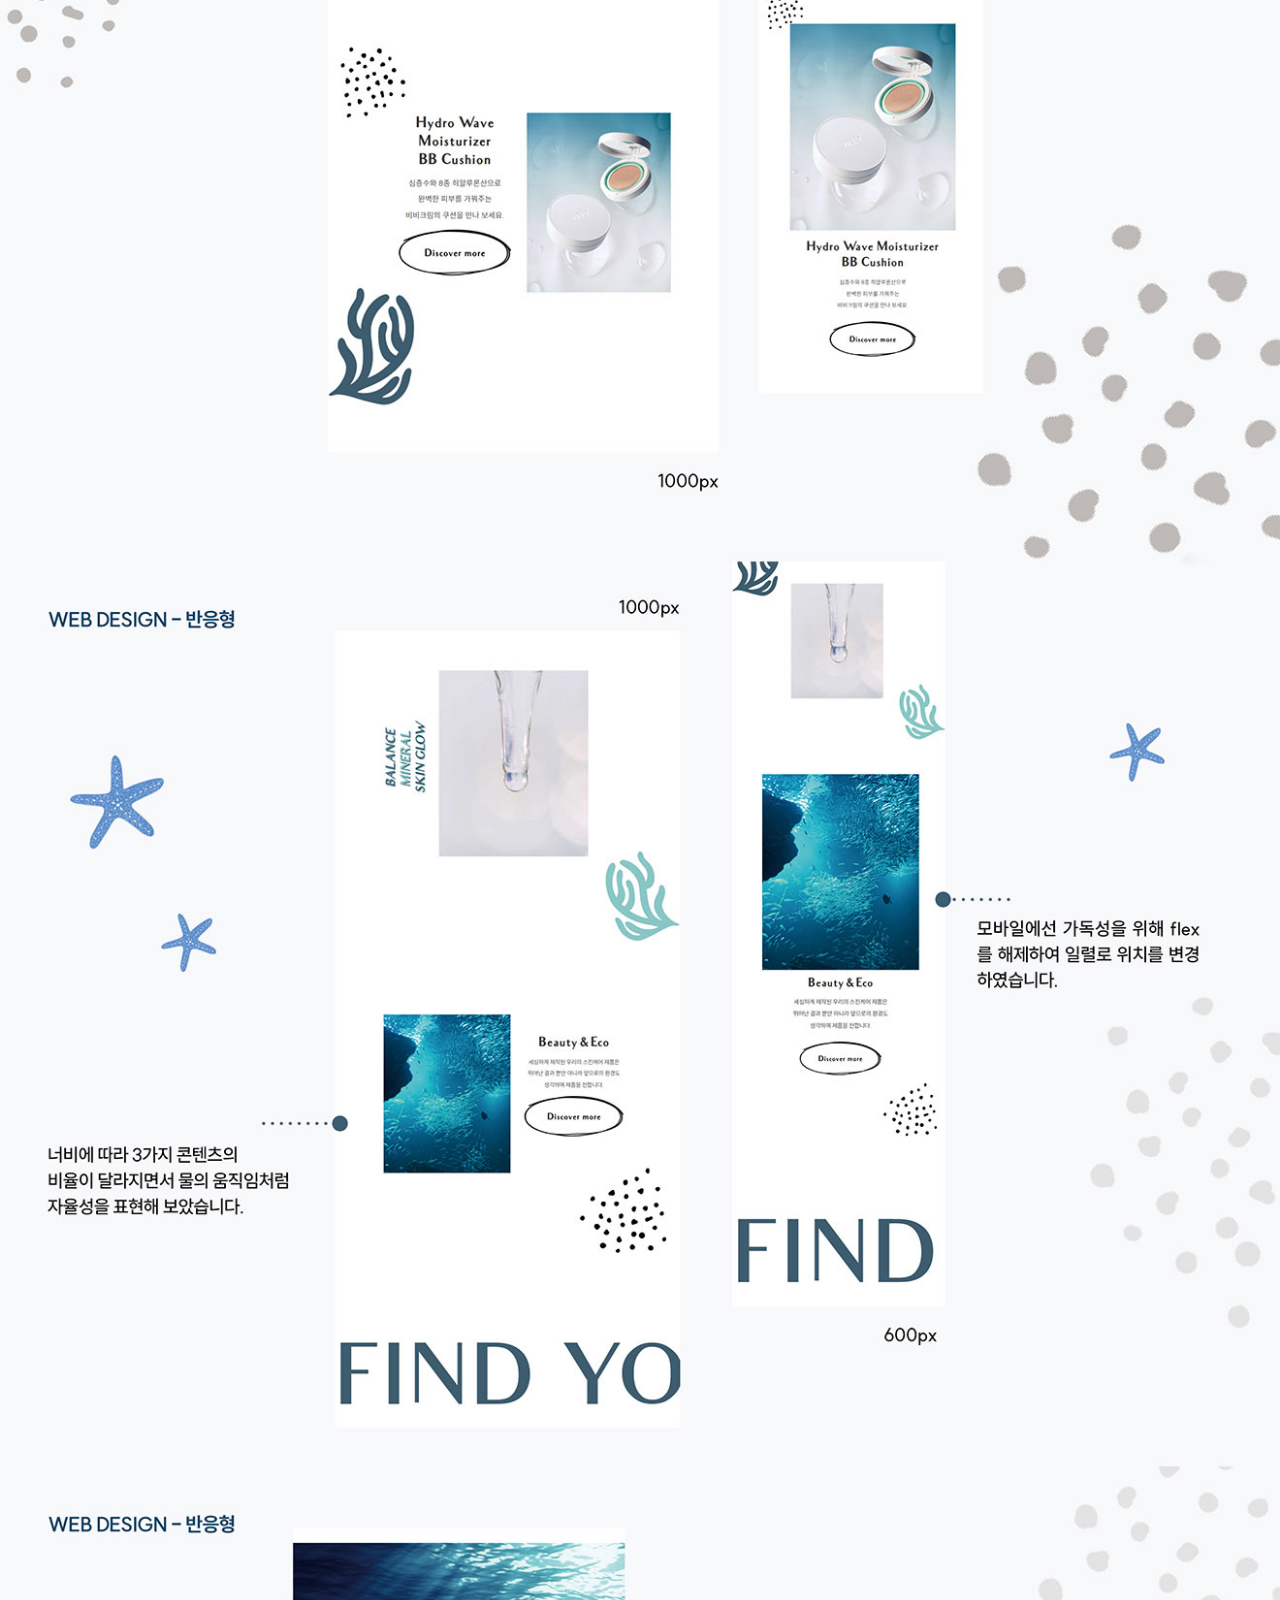
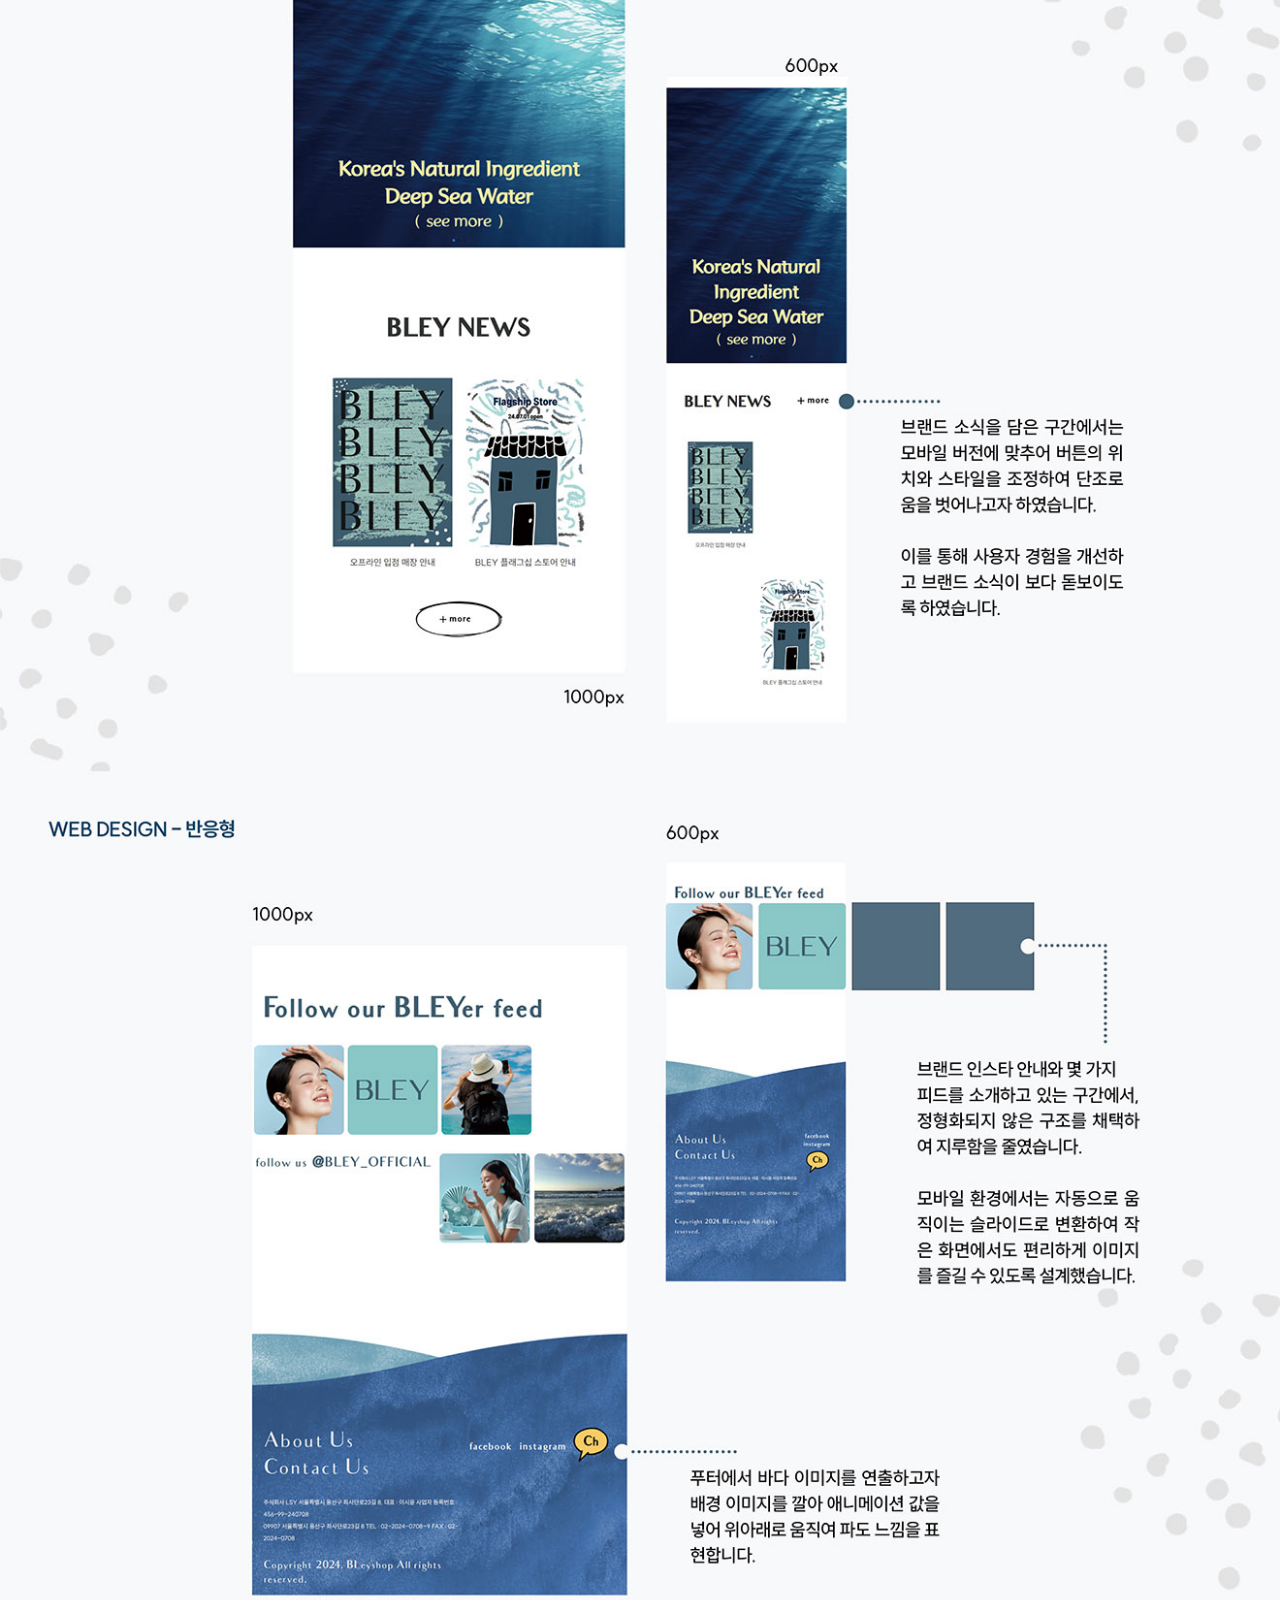
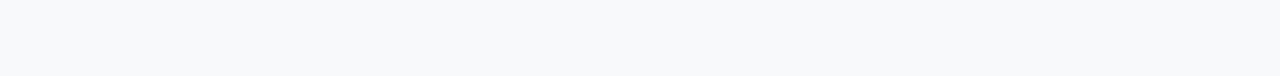
<file: guide/bley_web.html>
<!DOCTYPE html>
<html lang="ko">

<head>
    <meta charset="UTF-8">
    <meta name="viewport" content="width=device-width, initial-scale=1.0">
    <title>ouresti WEB GUIDE</title>
    <link rel="icon" href="./img/b_g_favi.png">
    <style>
        html {
            scroll-behavior: smooth;
        }

        body::-webkit-scrollbar {
            /*스크롤바 전체*/
            width: 13px;
        }

        body::-webkit-scrollbar-thumb {
            /*스크롤바 막대*/
            background-color: #416072;
            border-radius: 10px;
            background-clip: padding-box;
            border: 2px solid transparent;
        }

        body::-webkit-scrollbar-track {
            /*스크롤바 막대 외부*/
            background-color: rgb(255, 255, 255);
            border-radius: 10px;
            /* box-shadow: inset 0px 0px 5px white; */
        }

        * {
            margin: 0;
            padding: 0;
        }

        body {
            background-color: #c2d1d8;
        }

        img {
            display: block;
            margin: auto;
            width: 100%;
            max-width: 1320px;
        }

        /* top btn */
        .top_btn_box{
            position: fixed;
            bottom: 20px;
            right: 20px;
            transition: .5s;
        }
        
        .top_btn_box>img{ 
            width: 80px;
            height: 80px;
        }

        .top_btn{
            position: absolute;
        }
        
        .top_btn:hover{
            opacity: 0;
        }
    </style>
</head>

<body>
    <img src="./img/WEB01.jpg" alt="WED_GUIDE-01">
    <img src="./img/WEB02.jpg" alt="WED_GUIDE-02">
    <img src="./img/WEB03.jpg" alt="WED_GUIDE-03">
    
    <a href="#" class="top_btn_box">
        <img src="./img/bley_top_btn.png" alt="top button" class="top_btn">
        <img src="./img/bley_top_btn_hover.png" alt="top button hover">
    </a>
</body>

</html>
</file>
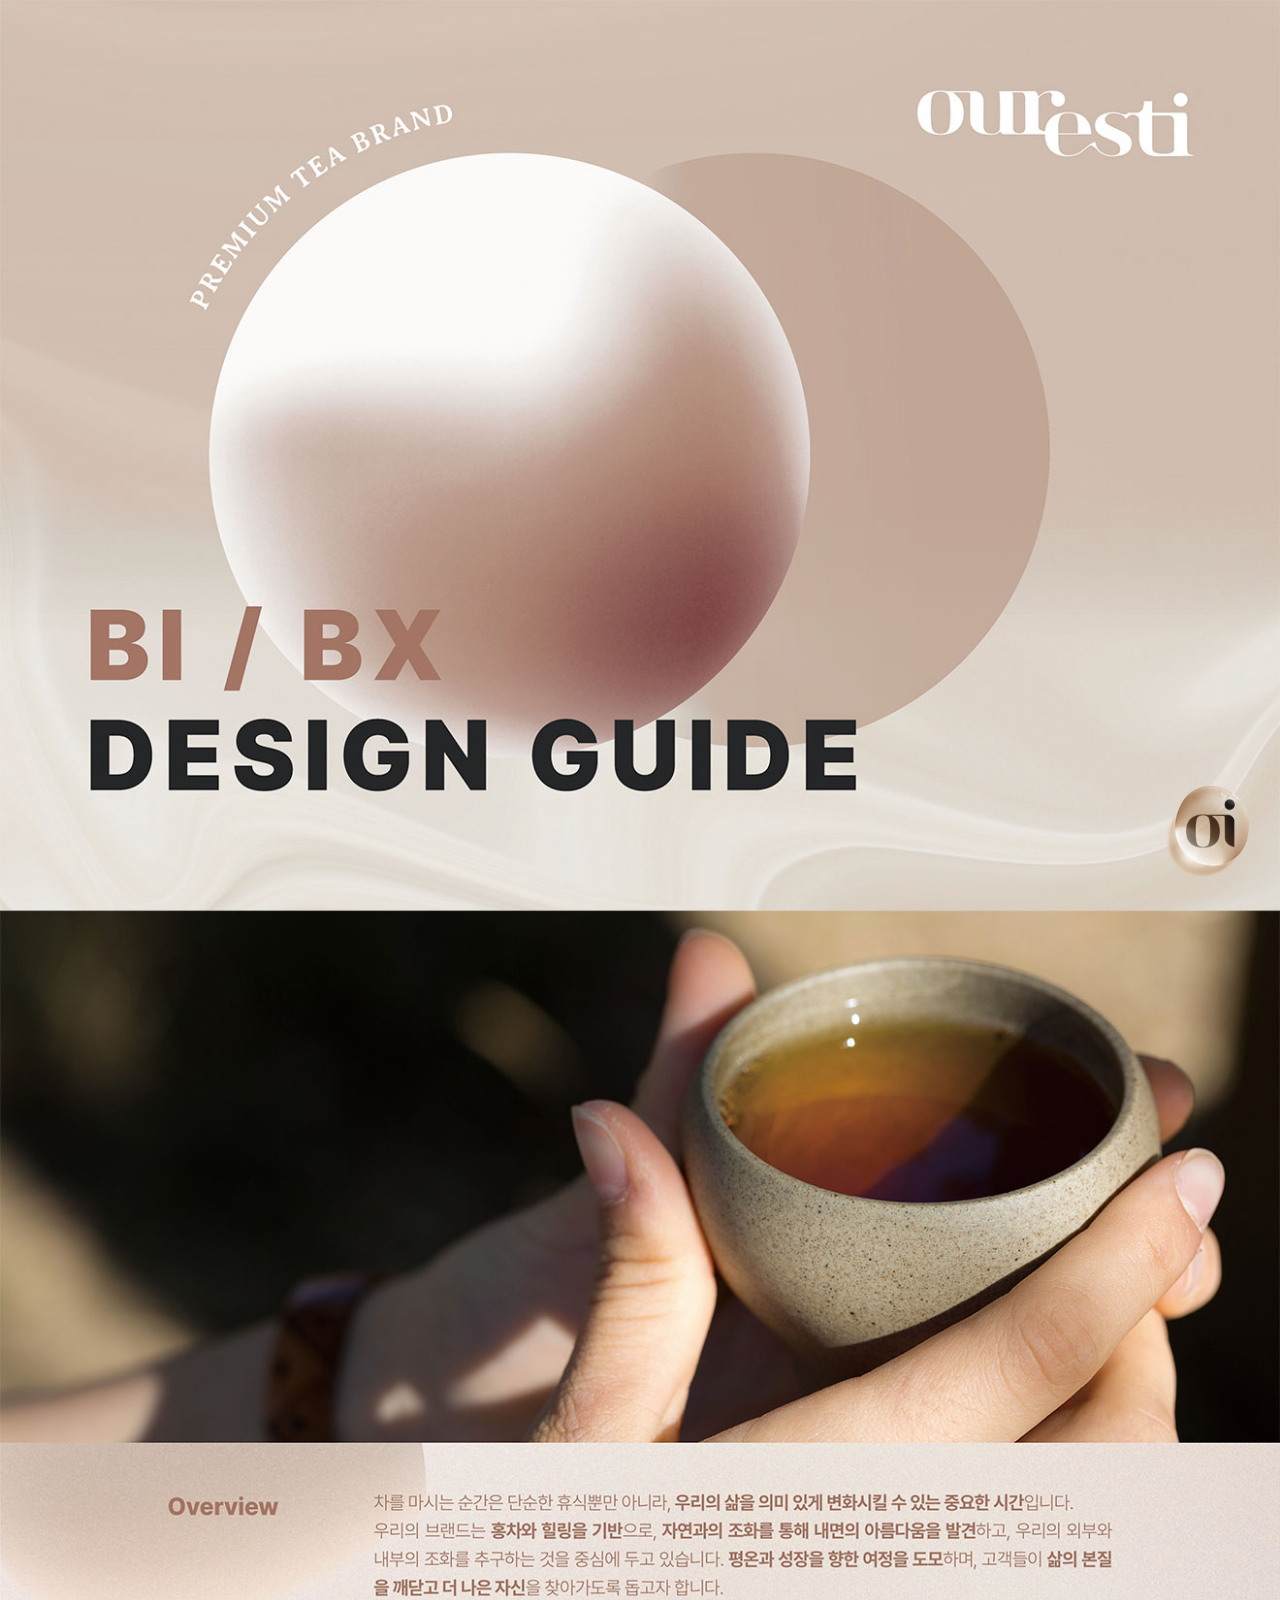
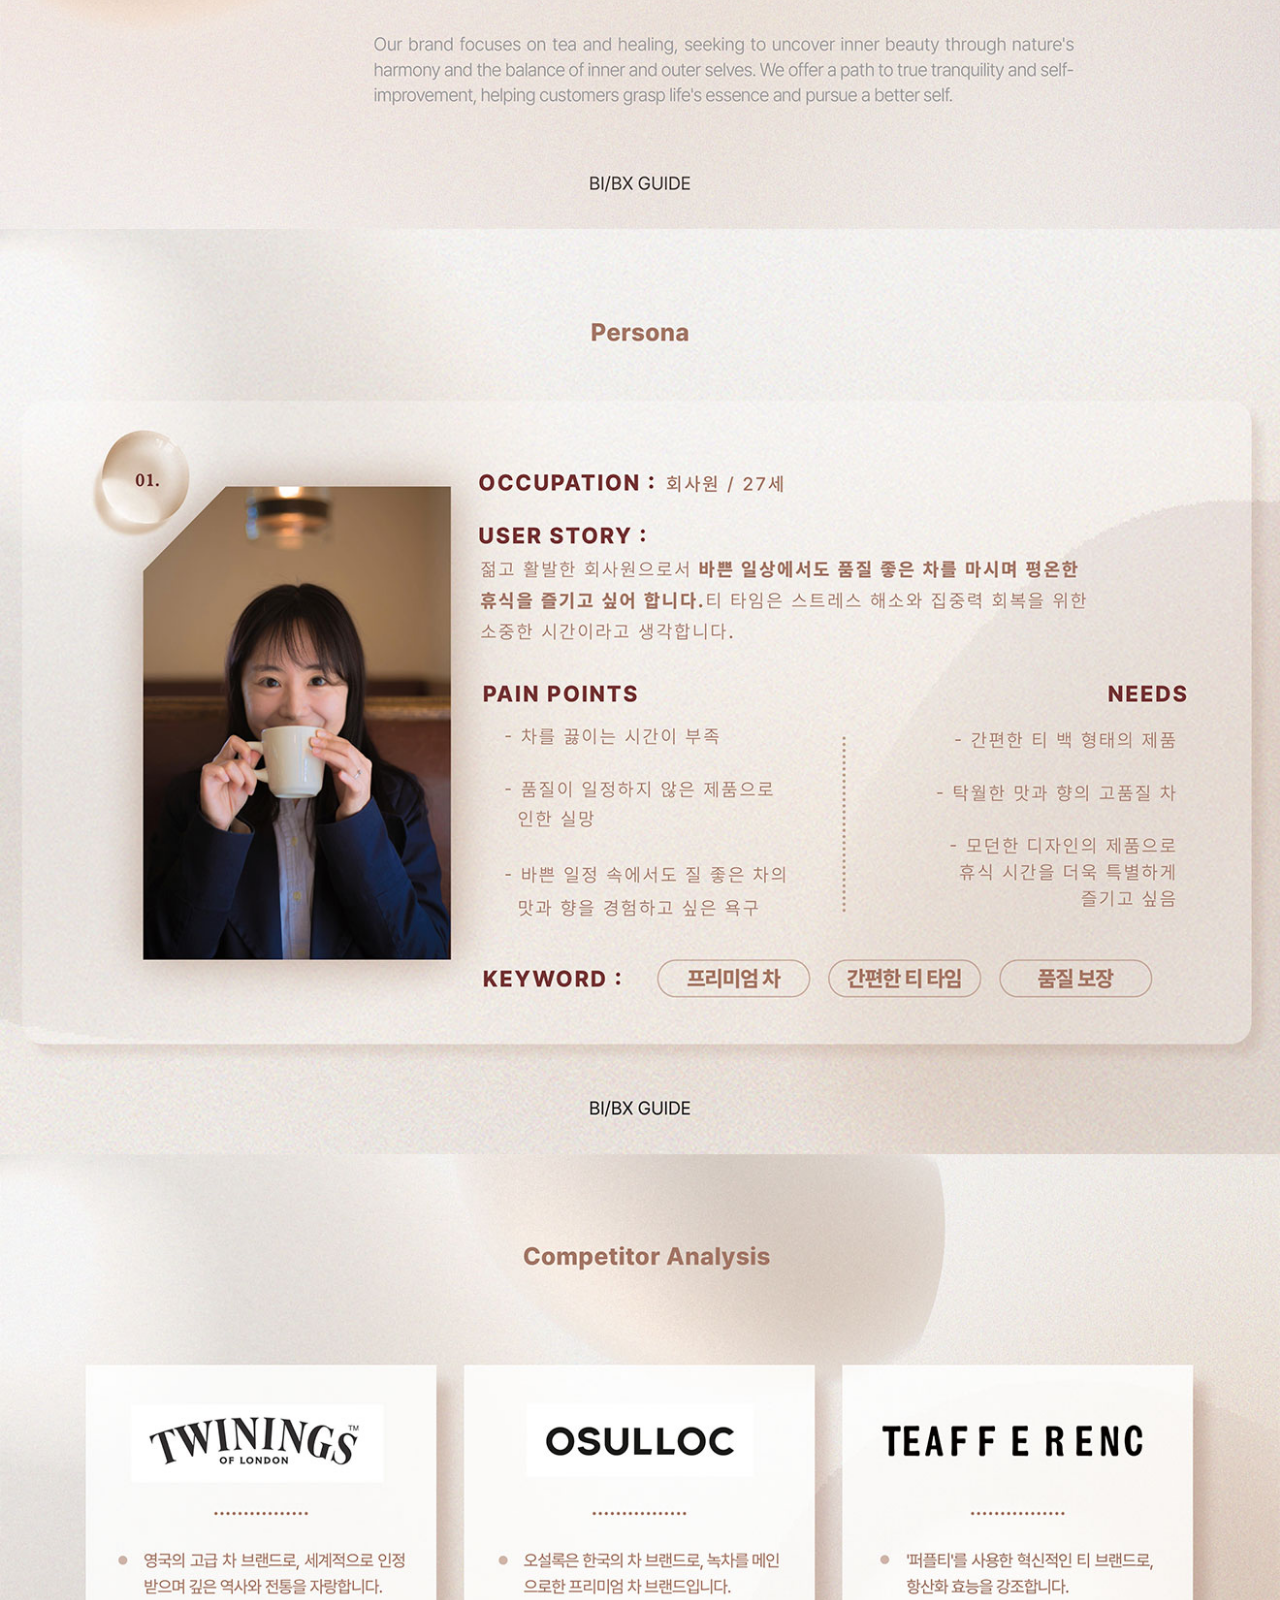
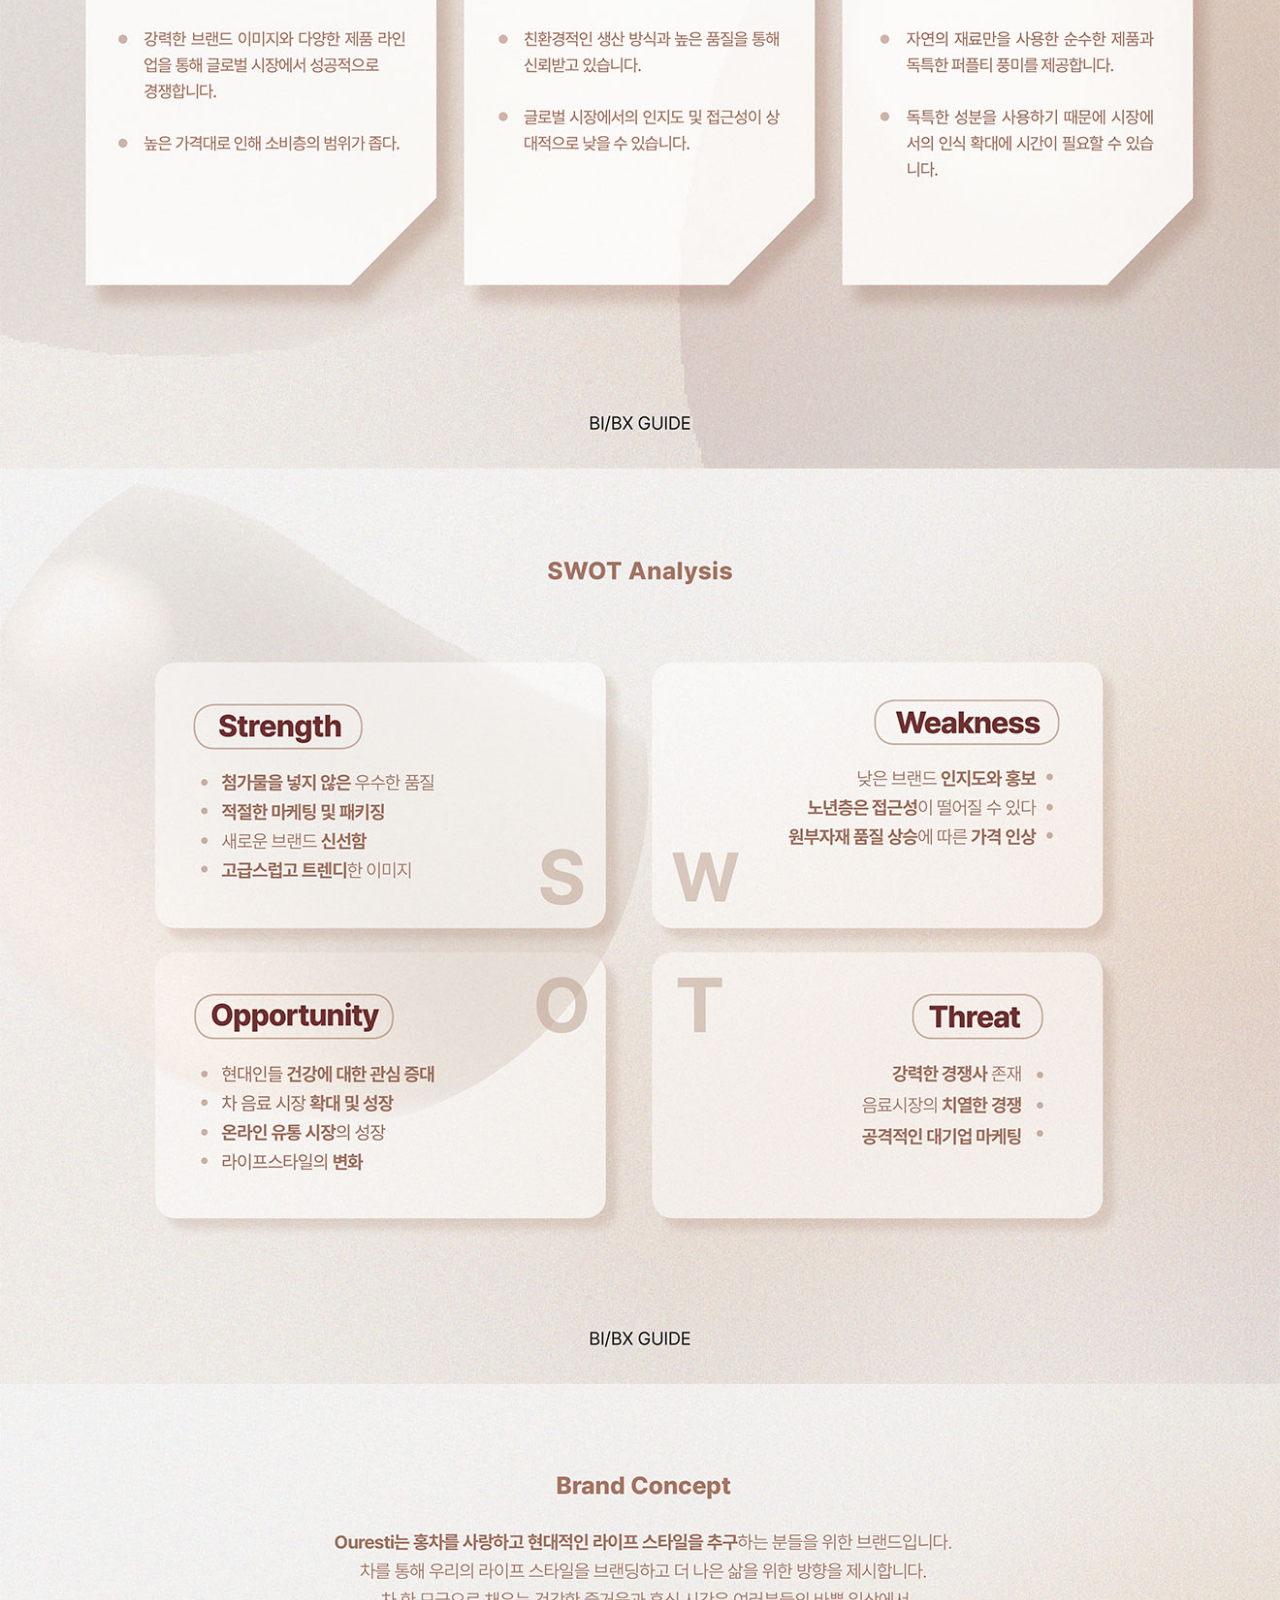
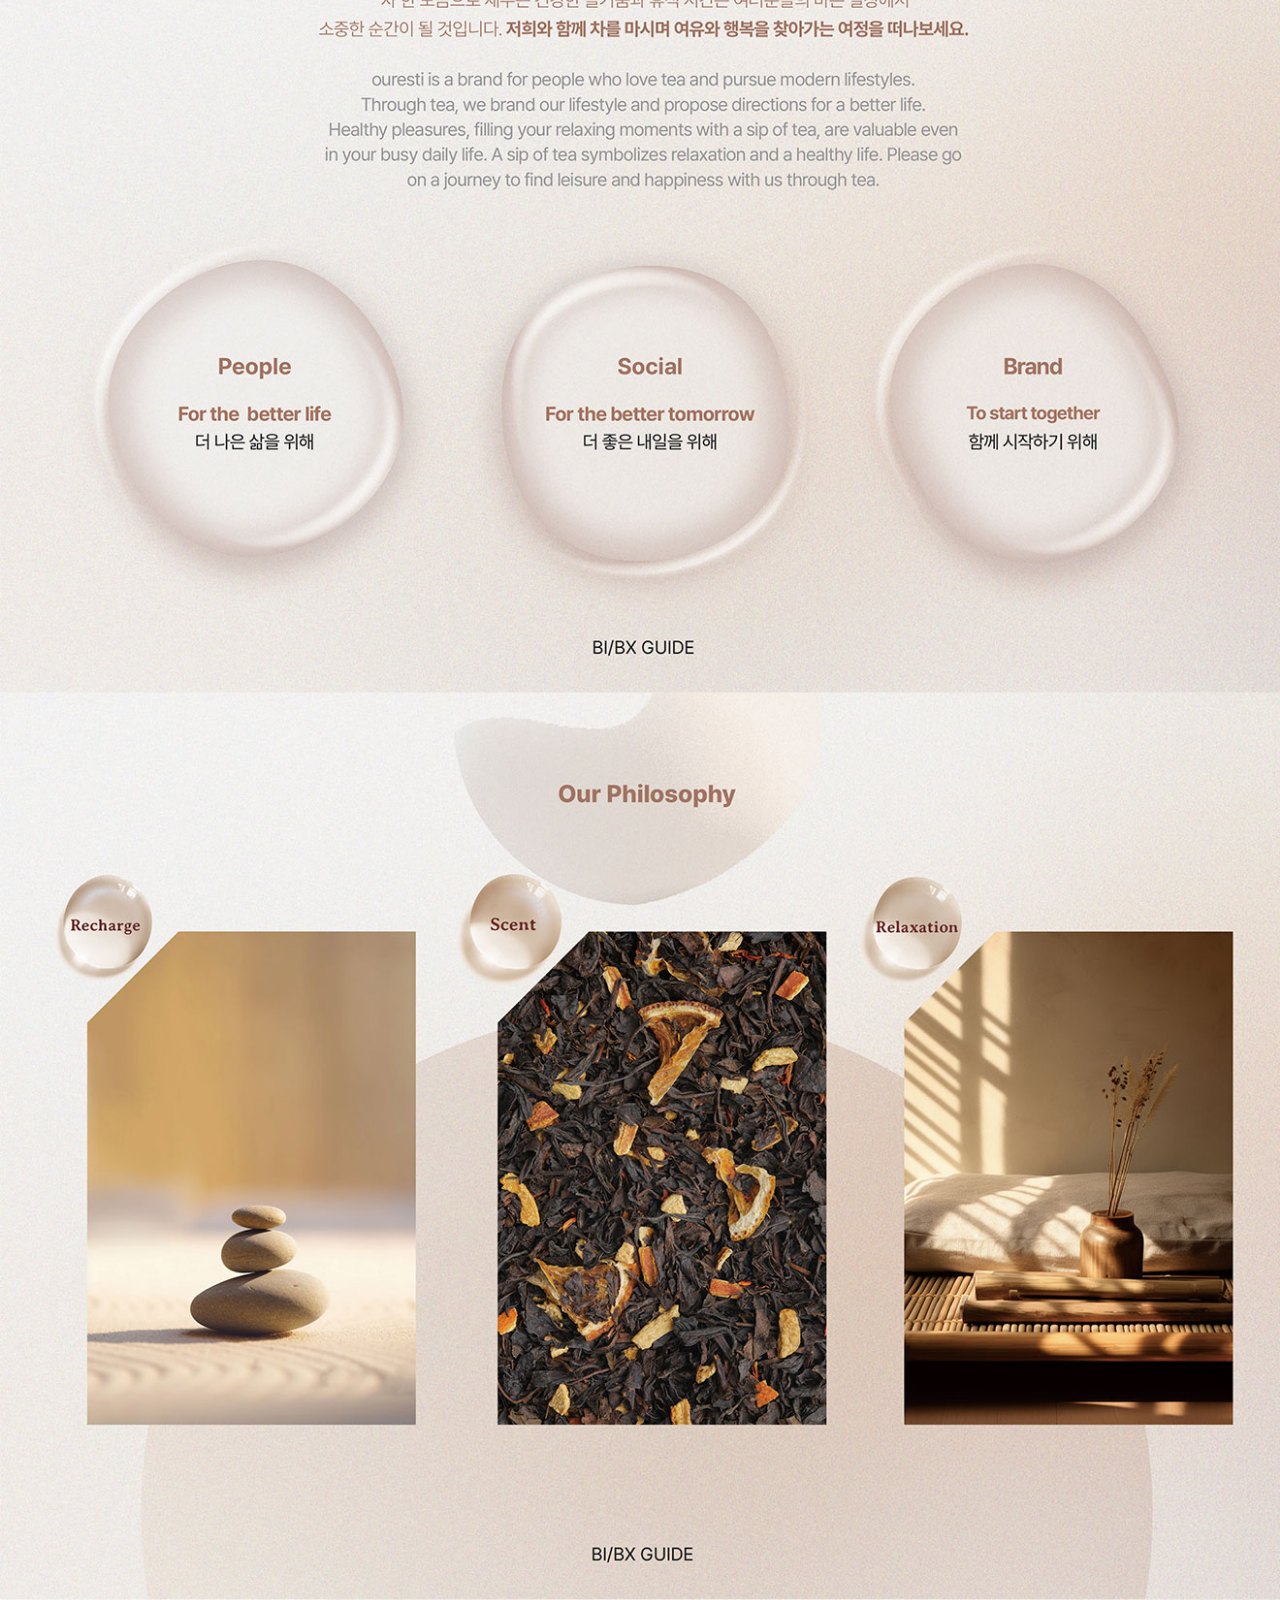
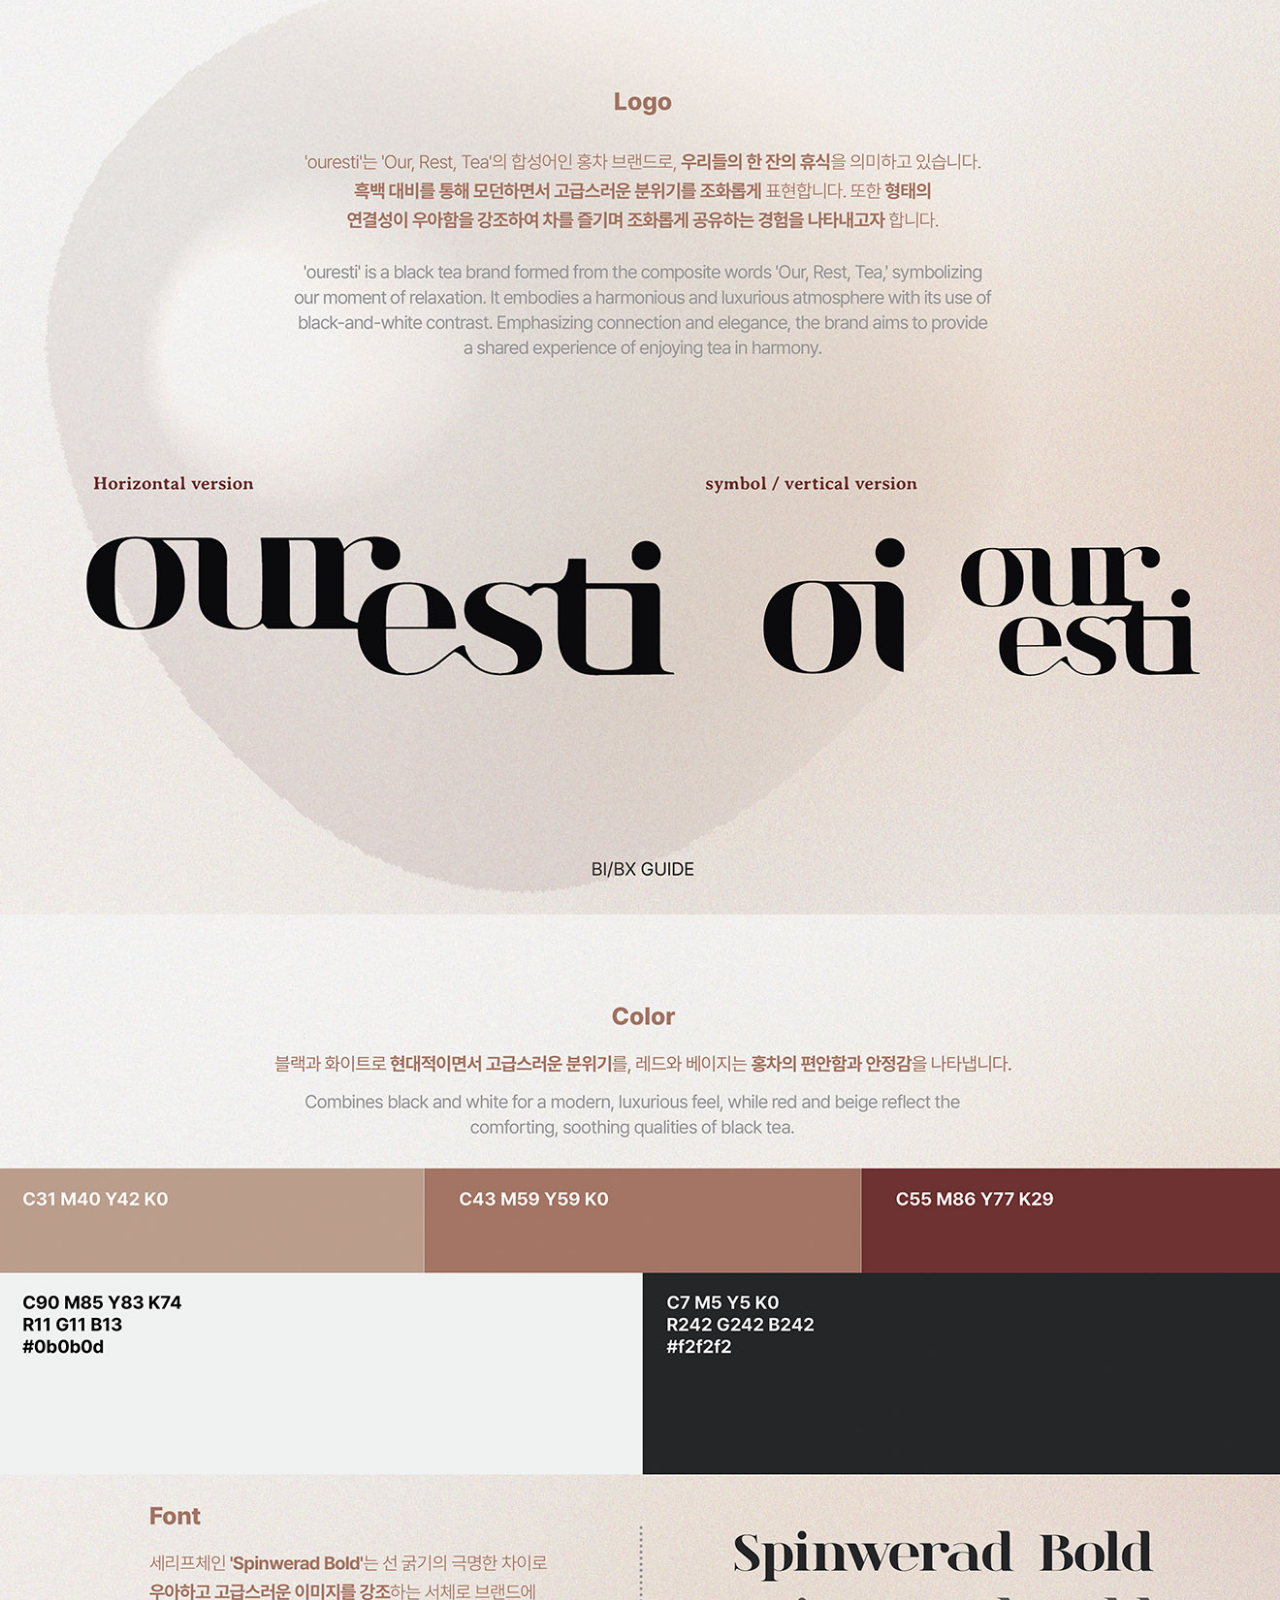
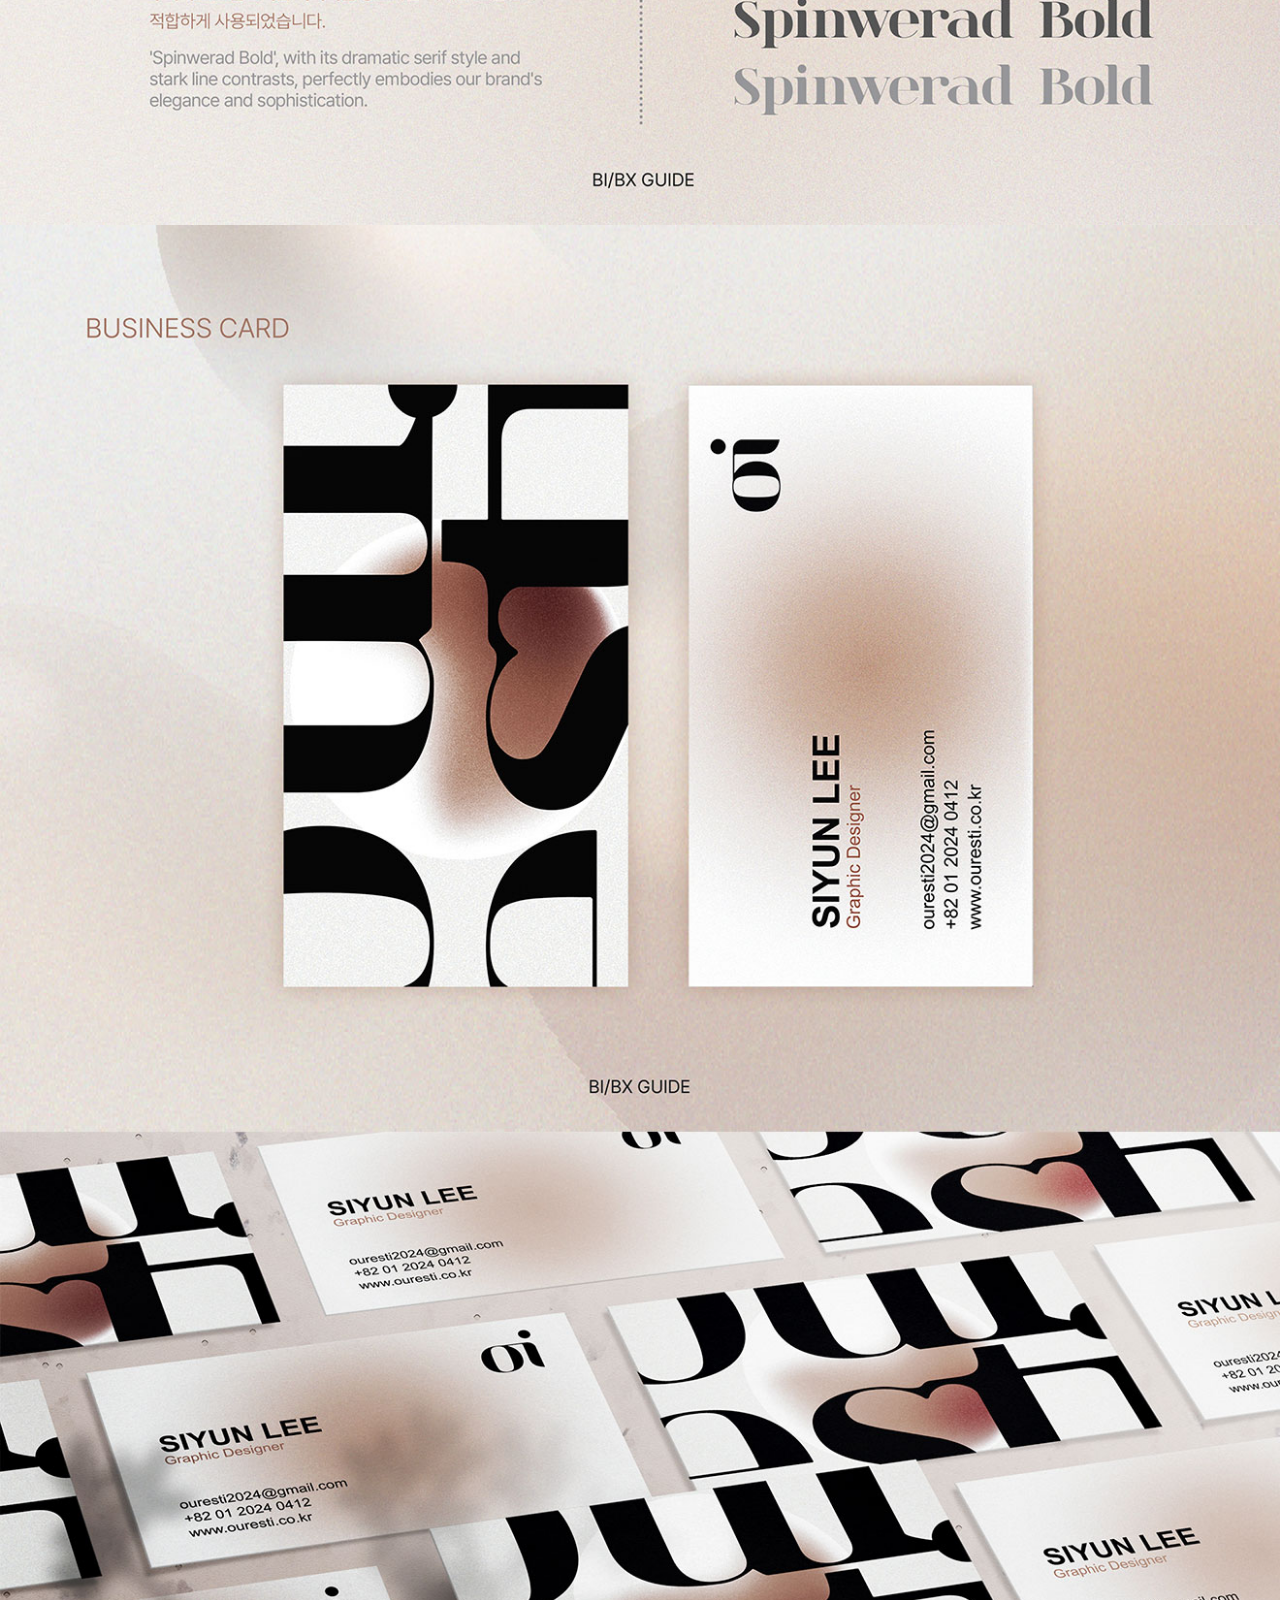
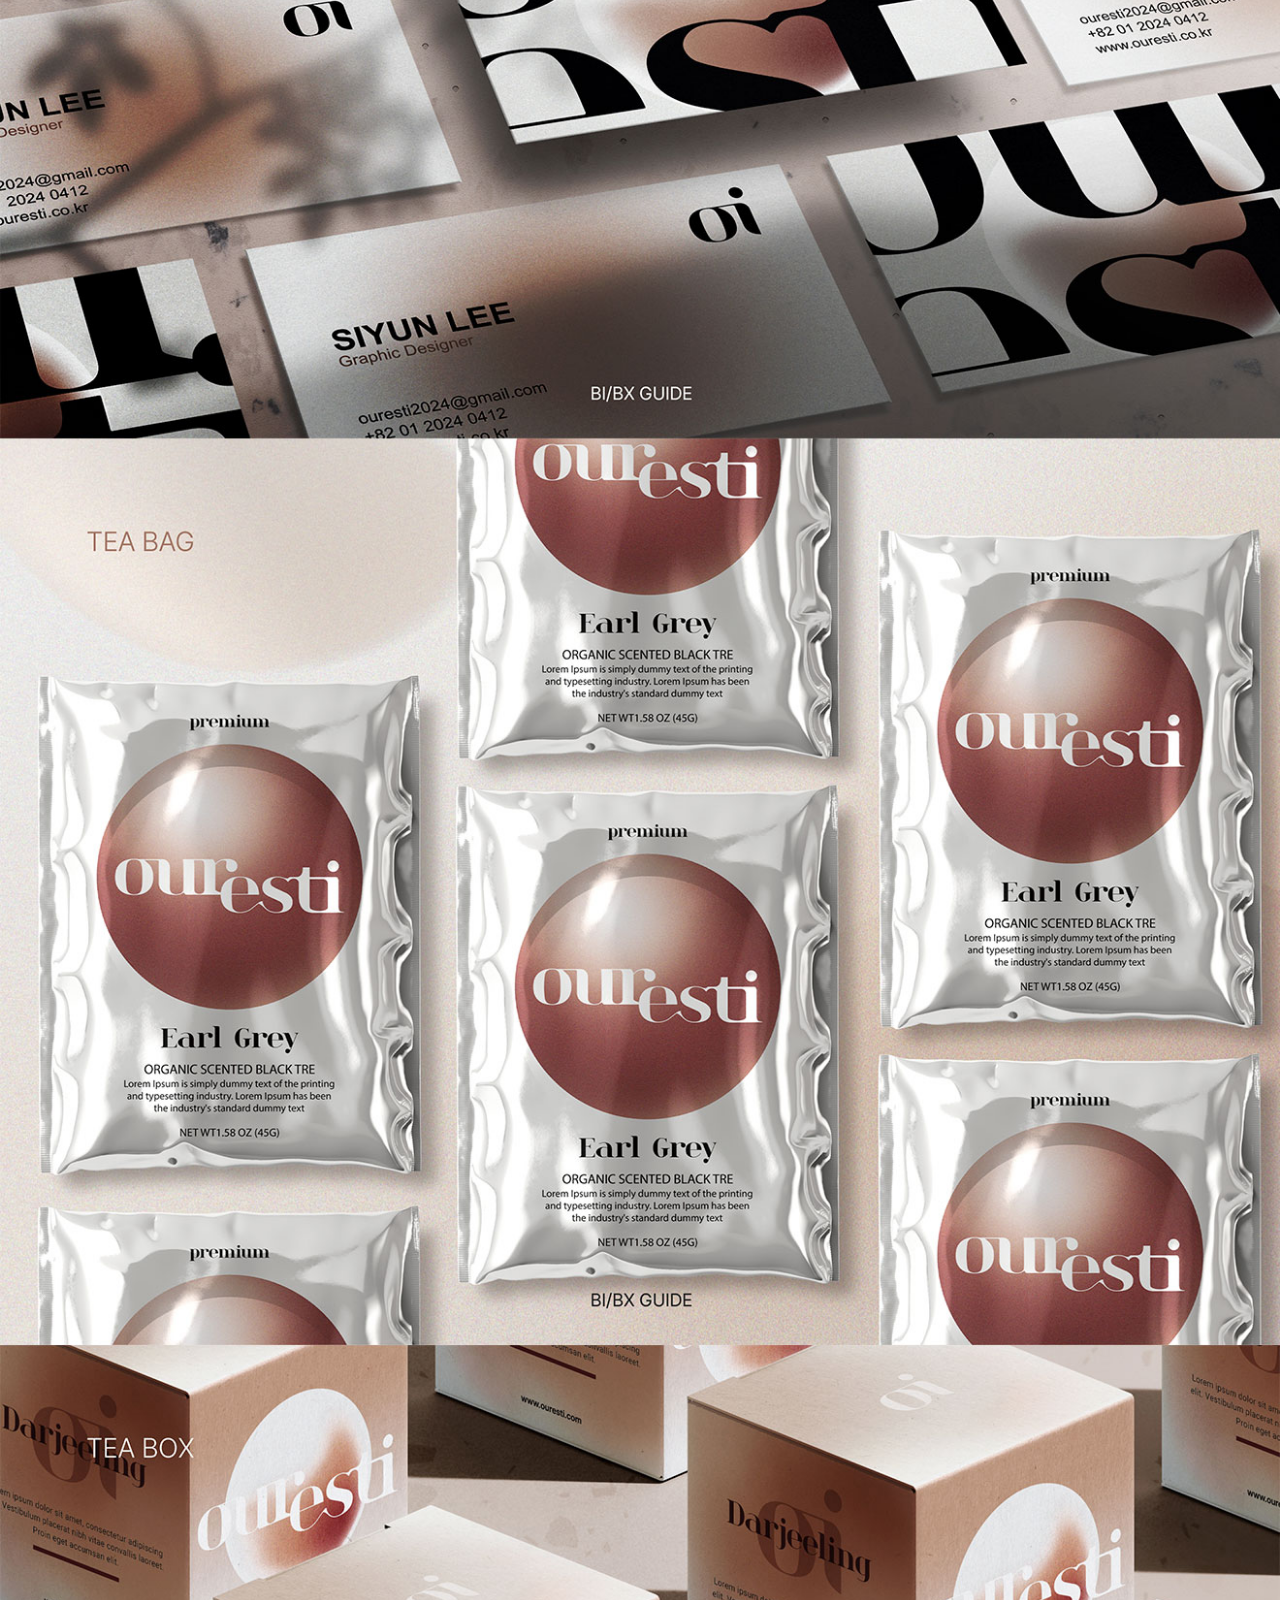
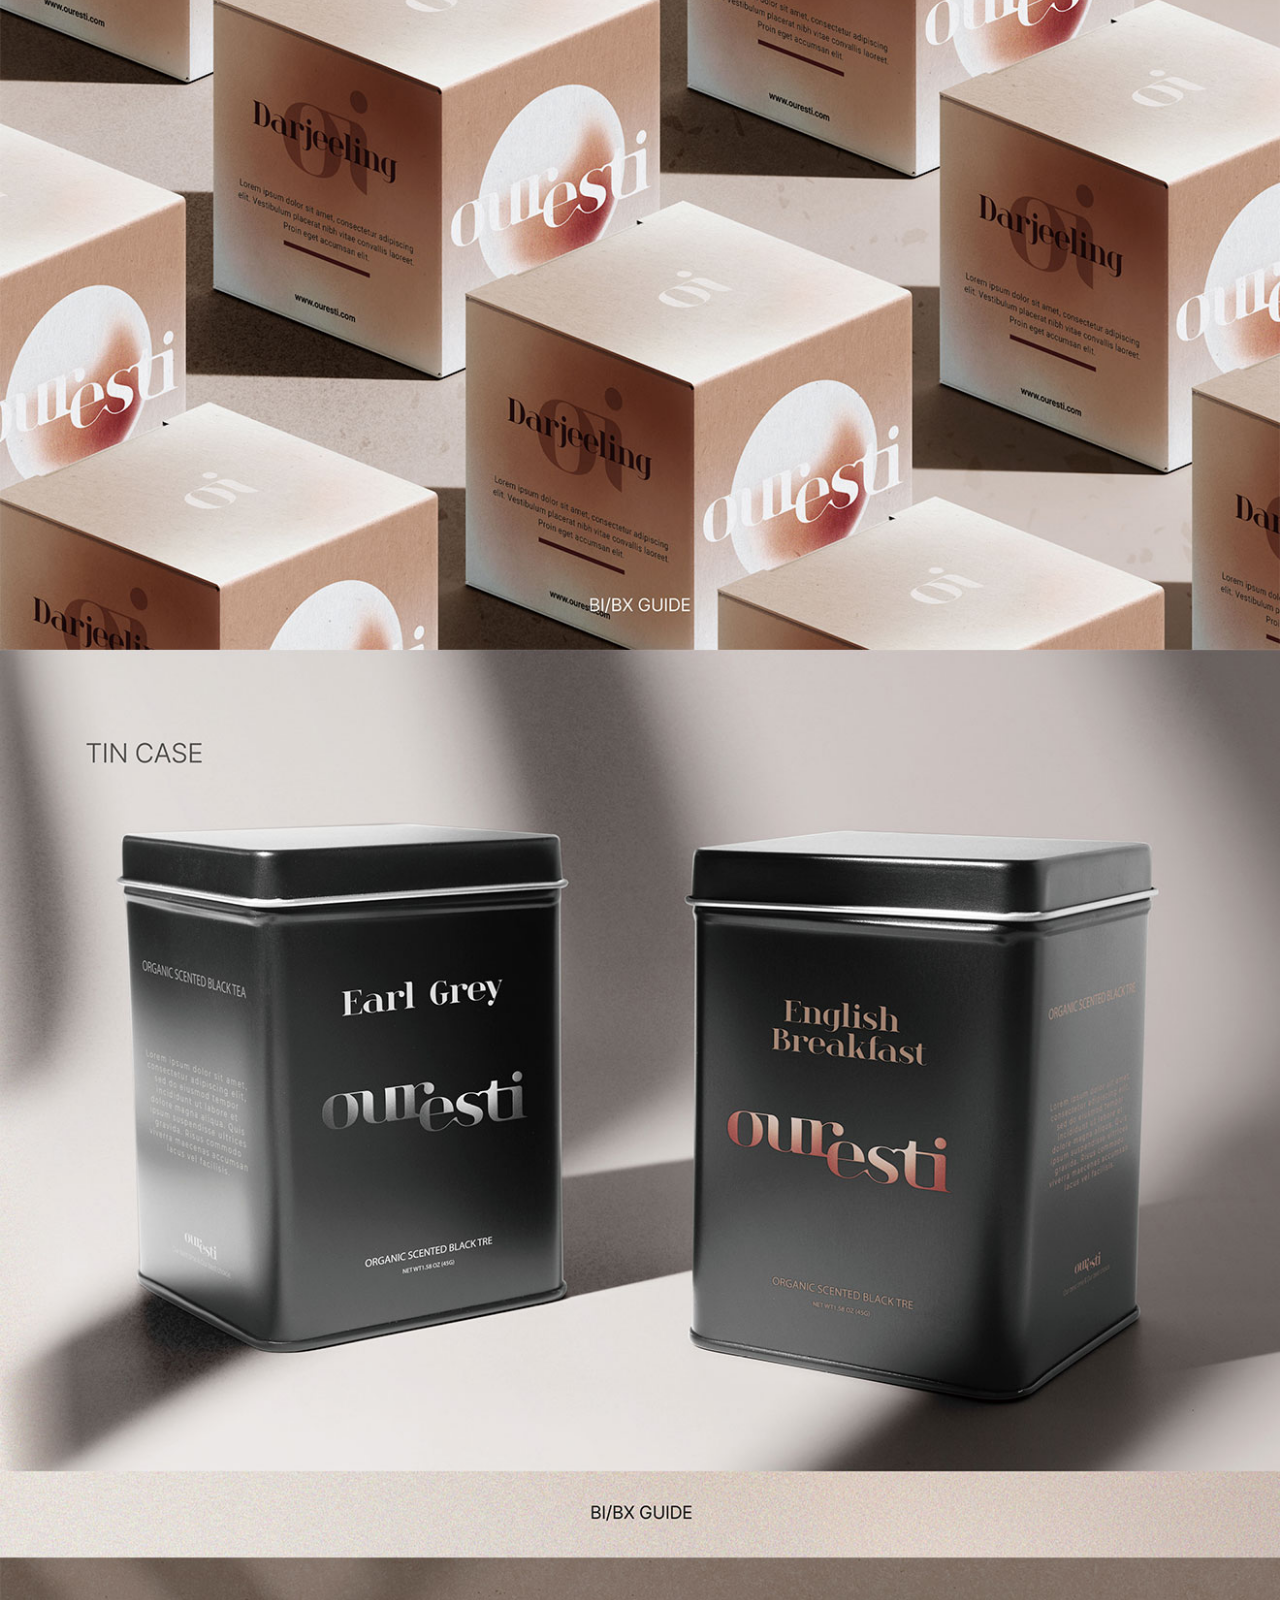
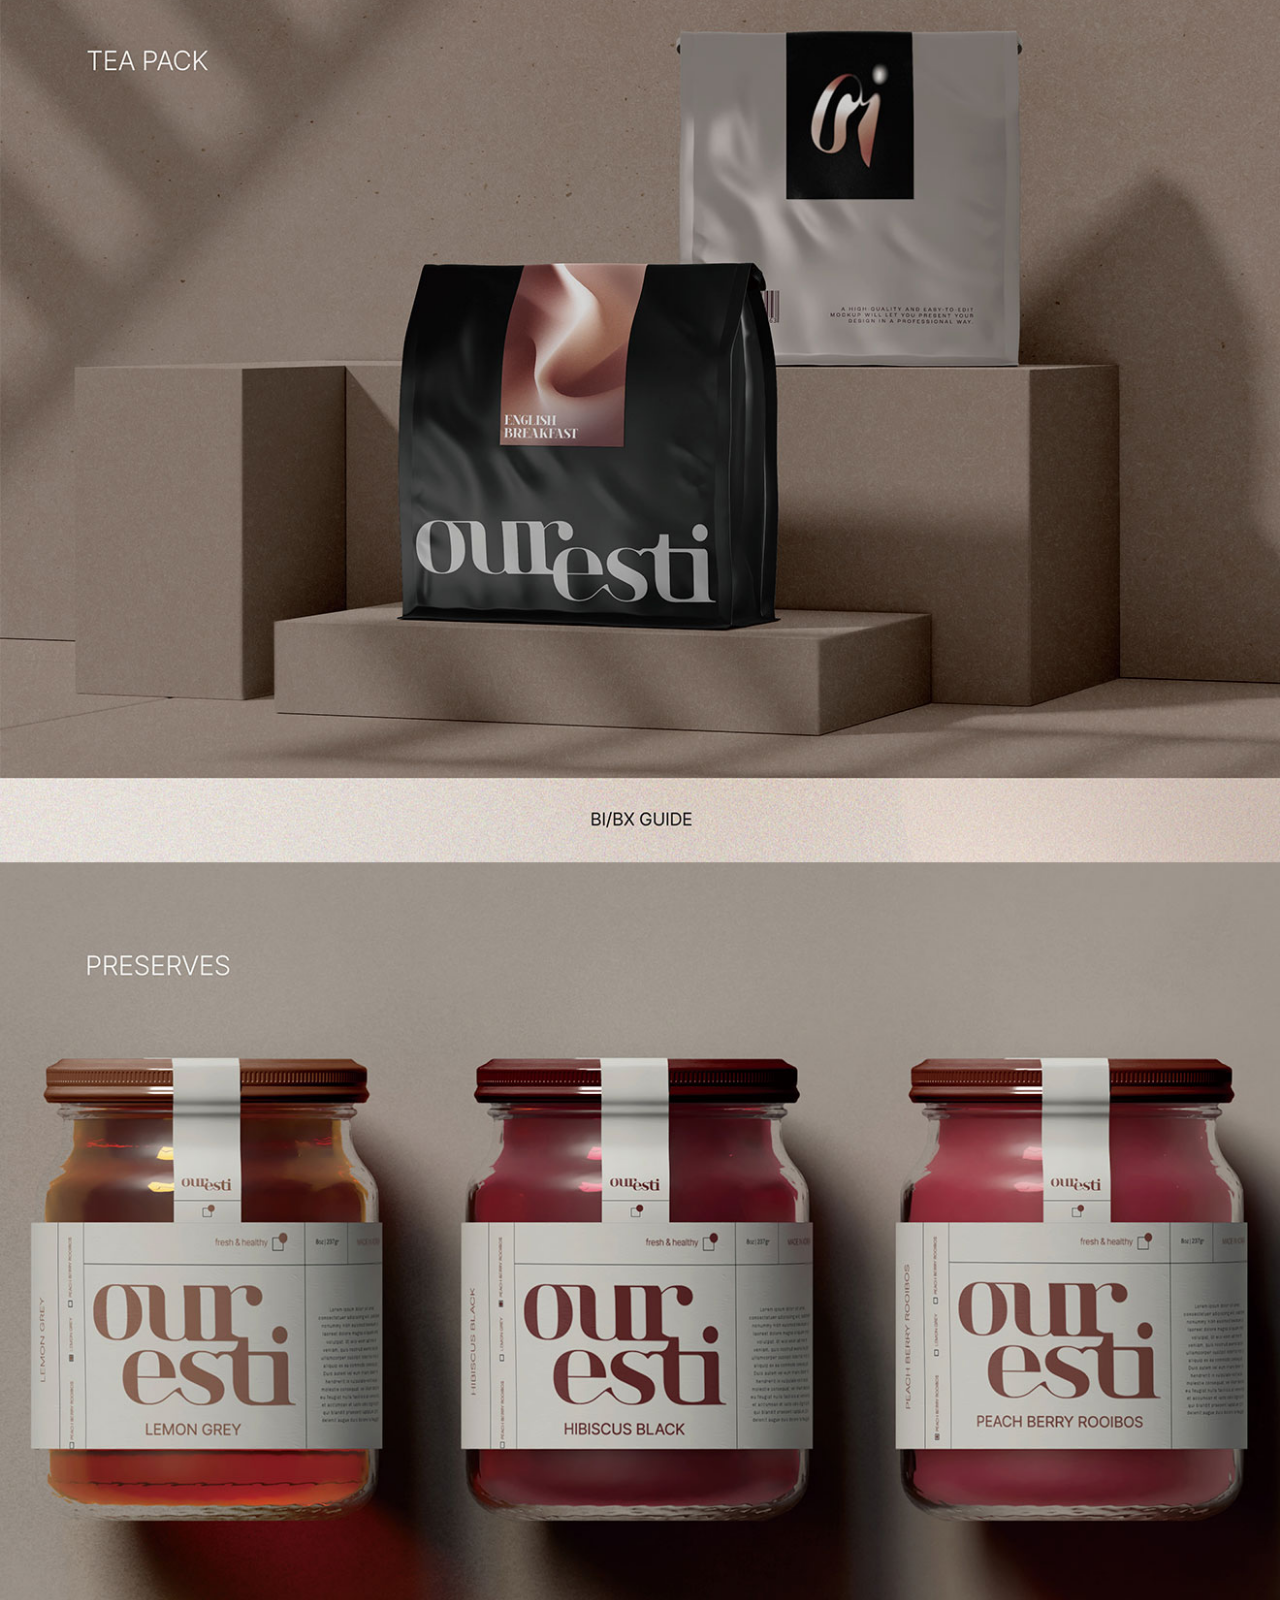
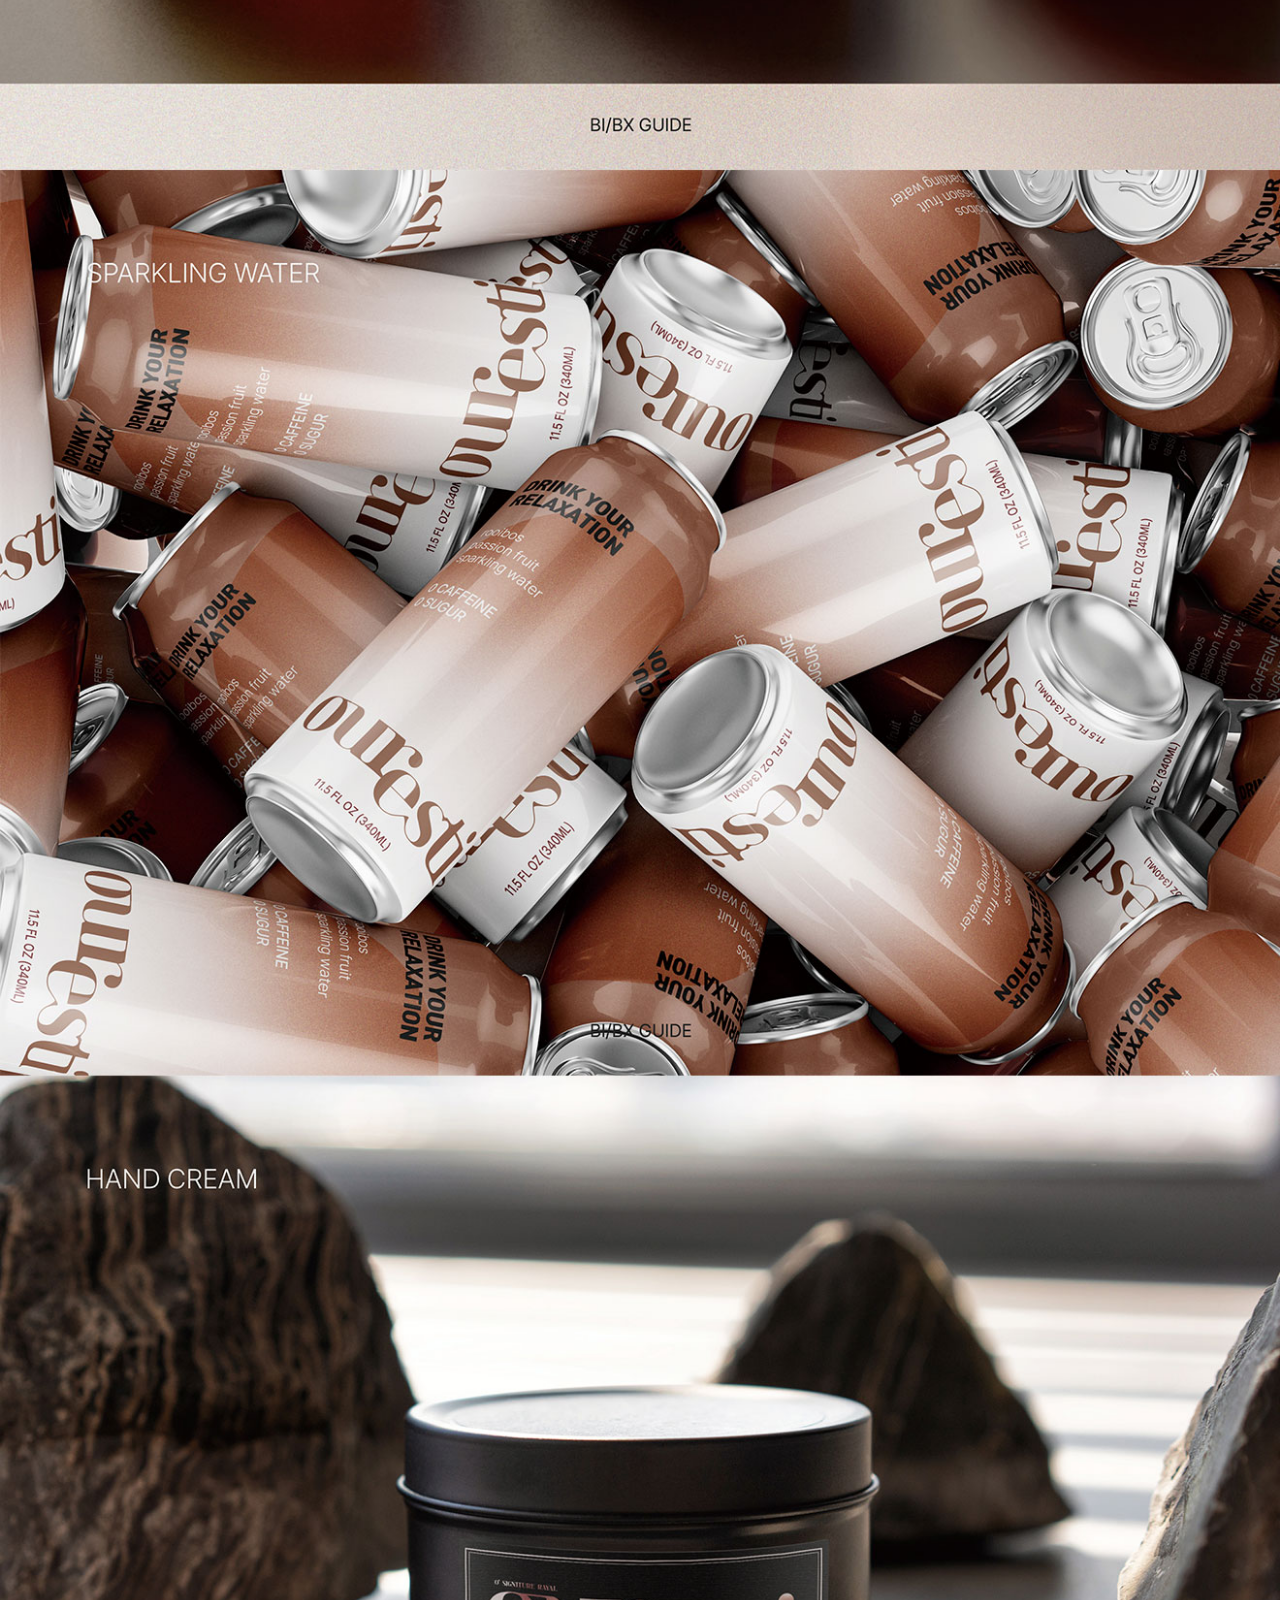
<file: guide/ouresti_bx.html>
<!DOCTYPE html>
<html lang="ko">

<head>
    <meta charset="UTF-8">
    <meta name="viewport" content="width=device-width, initial-scale=1.0">
    <title>ouresti BI/BX GUIDE</title>
    <link rel="icon" href="./img/o_g_favicon.png">
    <style>
        html {
            scroll-behavior: smooth;
        }

        body::-webkit-scrollbar {
            /*스크롤바 전체*/
            width: 13px;
        }

        body::-webkit-scrollbar-thumb {
            /*스크롤바 막대*/
            background-color: #733232;
            border-radius: 10px;
            background-clip: padding-box;
            border: 2px solid transparent;
        }

        body::-webkit-scrollbar-track {
            /*스크롤바 막대 외부*/
            background-color: rgb(255, 255, 255);
            border-radius: 10px;
            /* box-shadow: inset 0px 0px 5px white; */
        }

        * {
            margin: 0;
            padding: 0;
        }

        .top_btn{
            position: fixed;
            bottom: 20px;
            right: 20px;
        }

        .top_btn:hover{
            animation: btn .5s linear alternate;
        }

        @keyframes btn {
            0%{
                transform: scale(1);
            }
            50%{
                transform: scale(1.2);
            }
            100%{
                transform: scale(1);
            }
        }

        .top_btn>img{
            width: 100px;
            height: 100px;
        }

        body {
            background-color: #ded7d3;
        }

        img {
            display: block;
            margin: auto;
            width: 100%;
            max-width: 1320px;
        }
    </style>
</head>

<body>
    
    <img src="./img/BIBX_GUIDE_01.jpg" alt="BIBX_GUIDE_01">
    <img src="./img/BIBX_GUIDE_02.jpg" alt="BIBX_GUIDE_02">
    <img src="./img/BIBX_GUIDE_03.jpg" alt="BIBX_GUIDE_03">
    <img src="./img/BIBX_GUIDE_04.jpg" alt="BIBX_GUIDE_04">

    <a href="#"class="top_btn"><img src="./img/ouresti_top_btn.png" alt="top button" ></a>
</body>

</html>
</file>
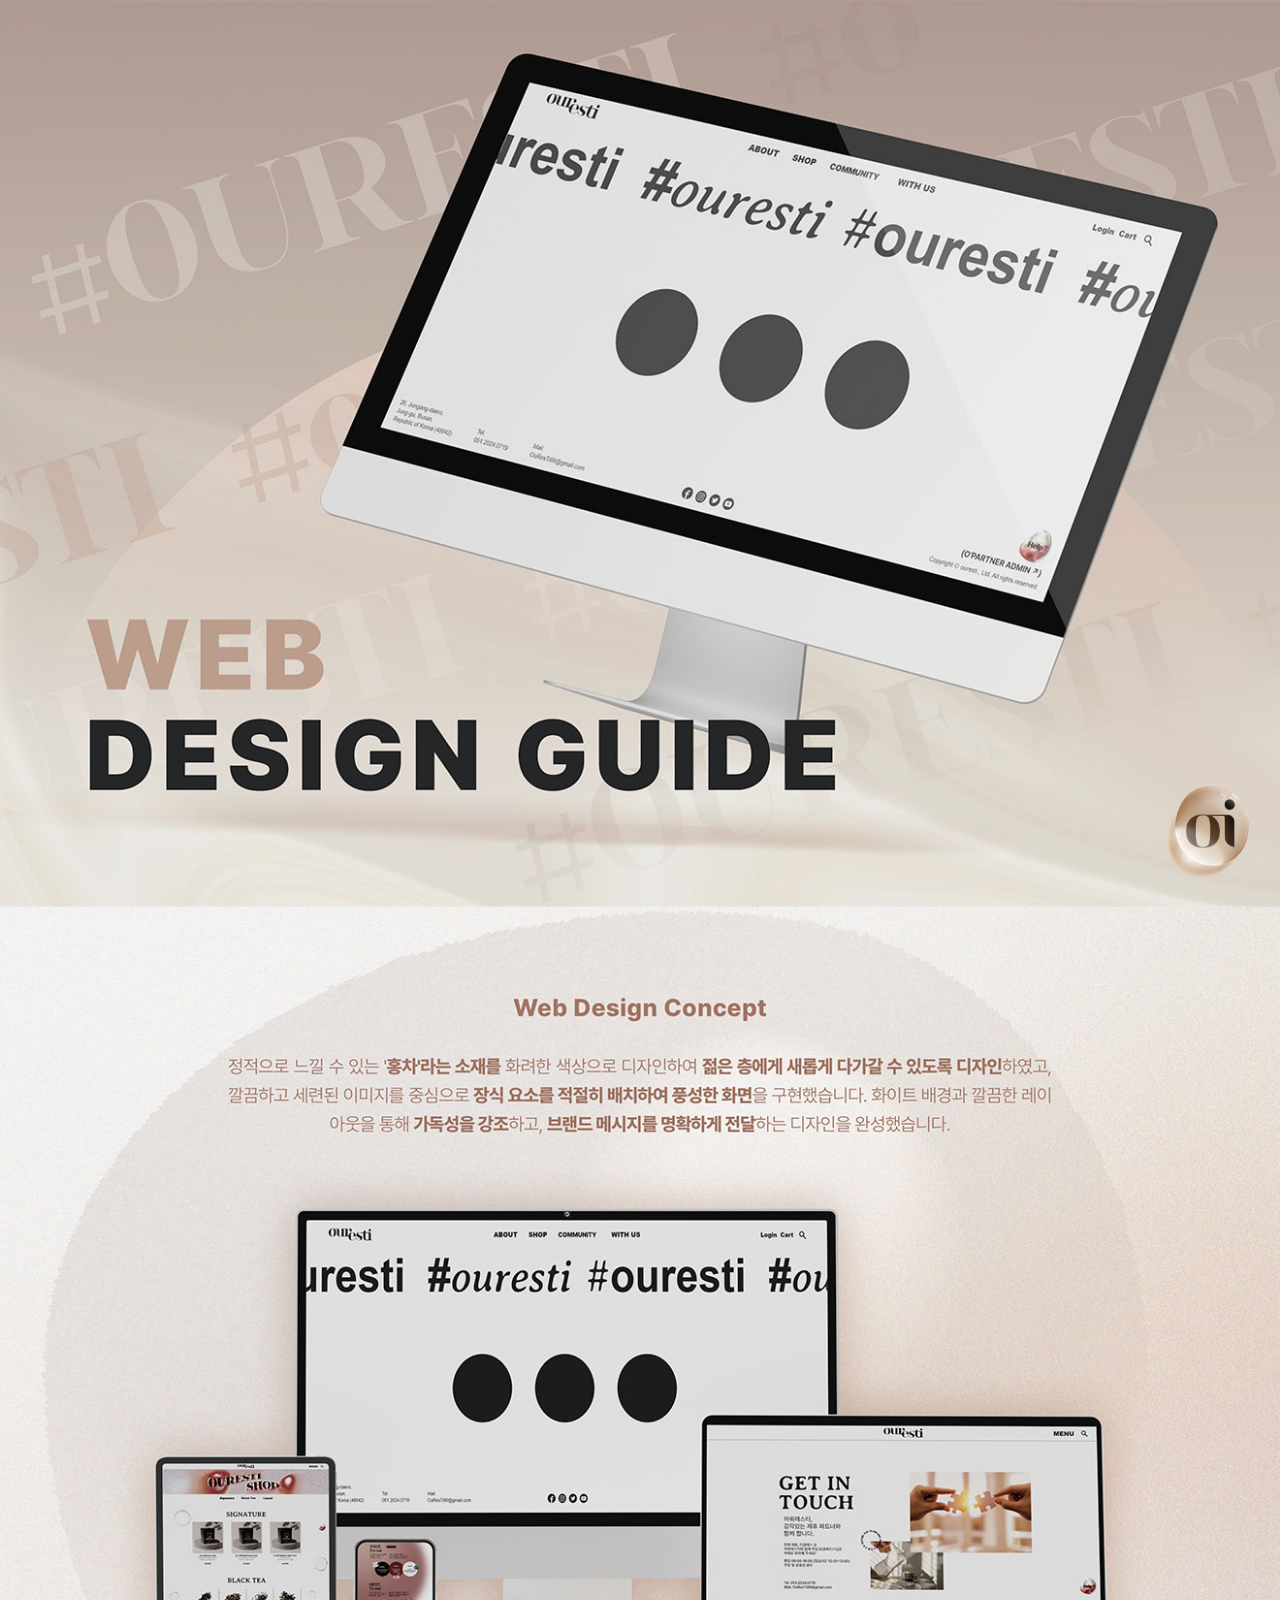
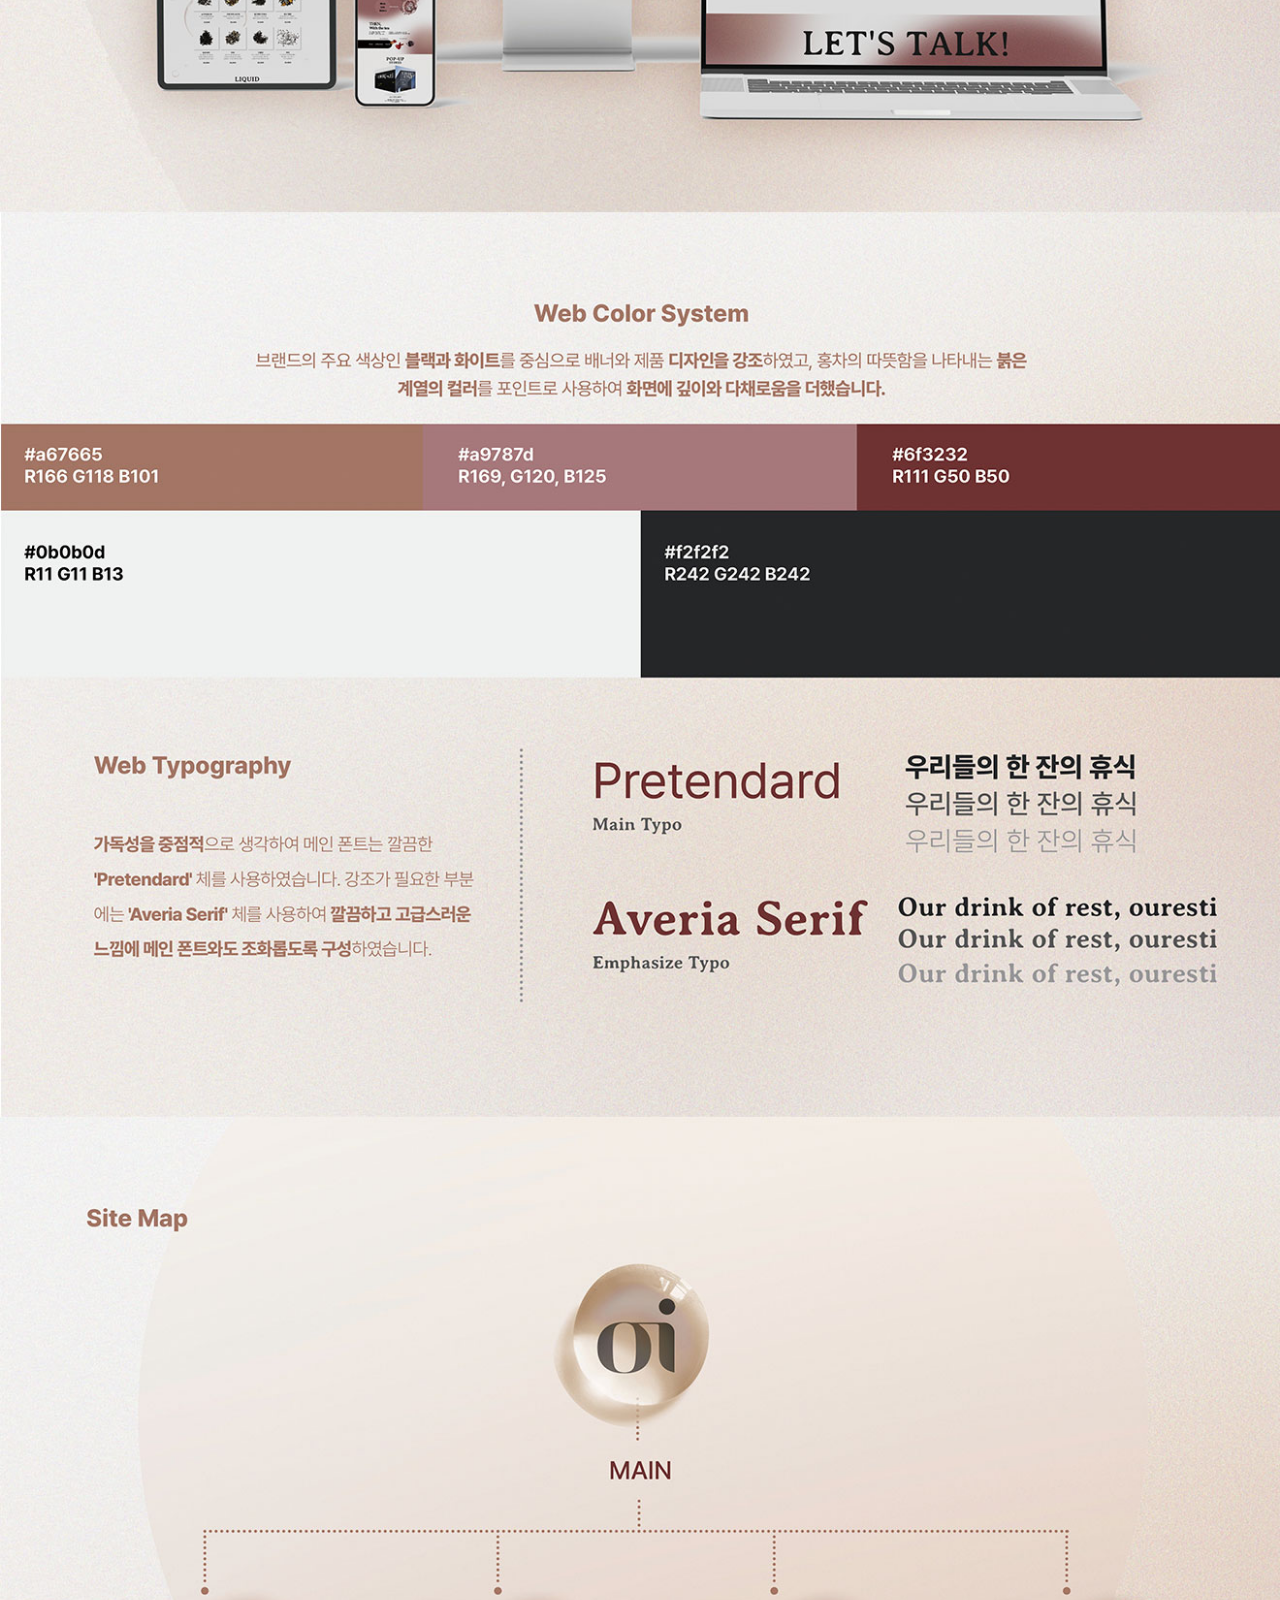
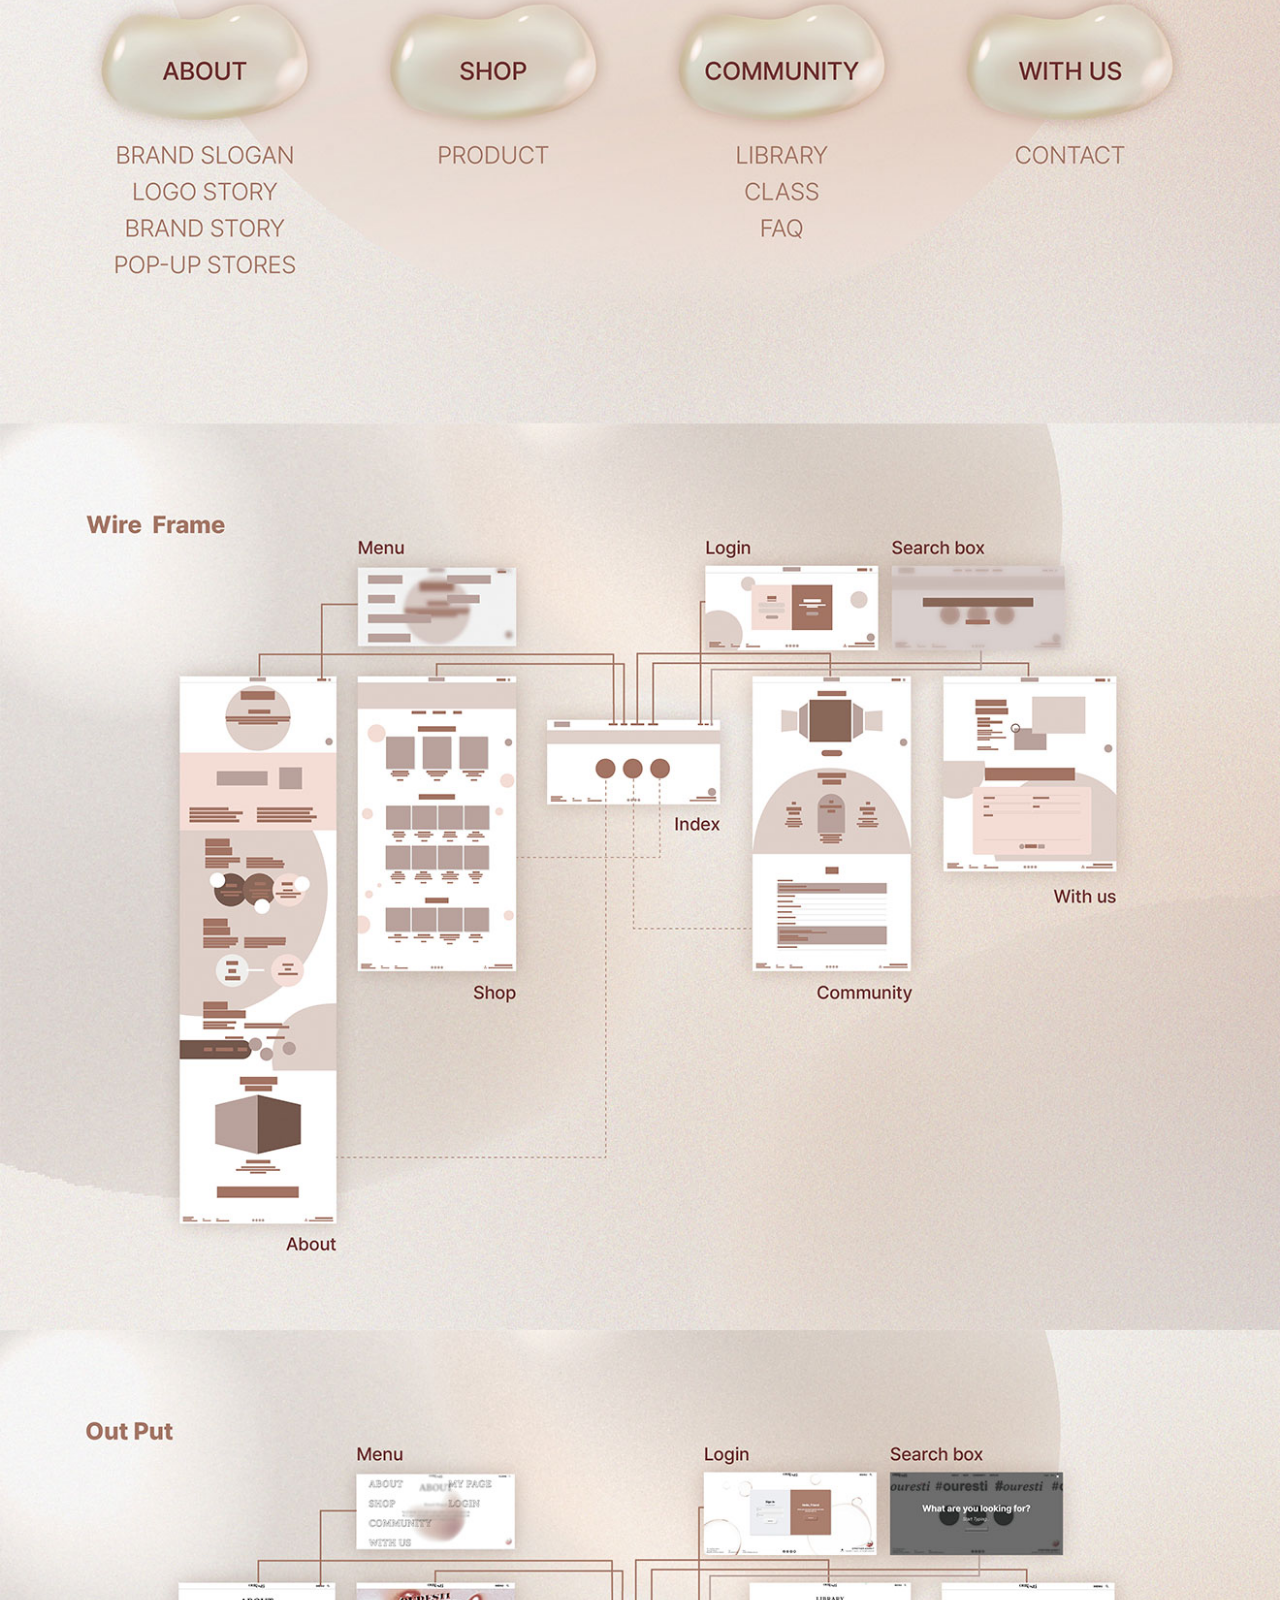
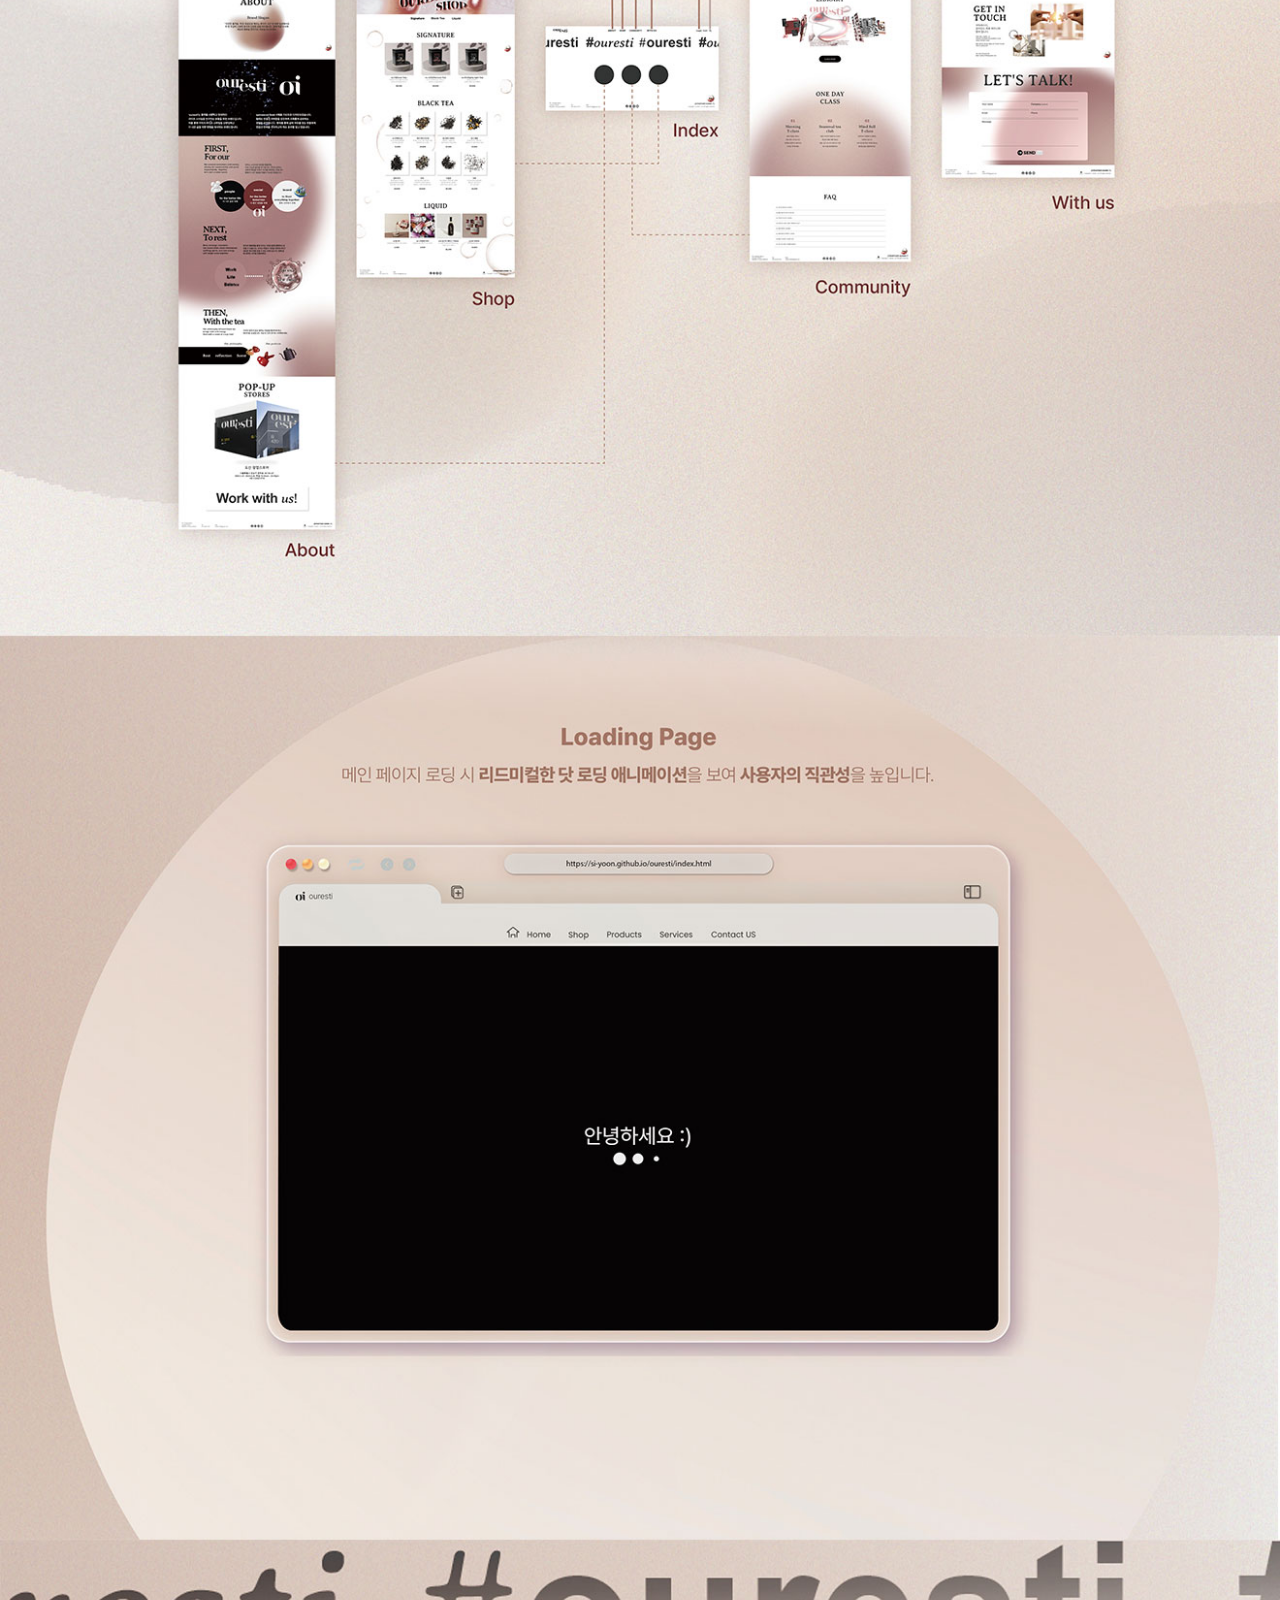
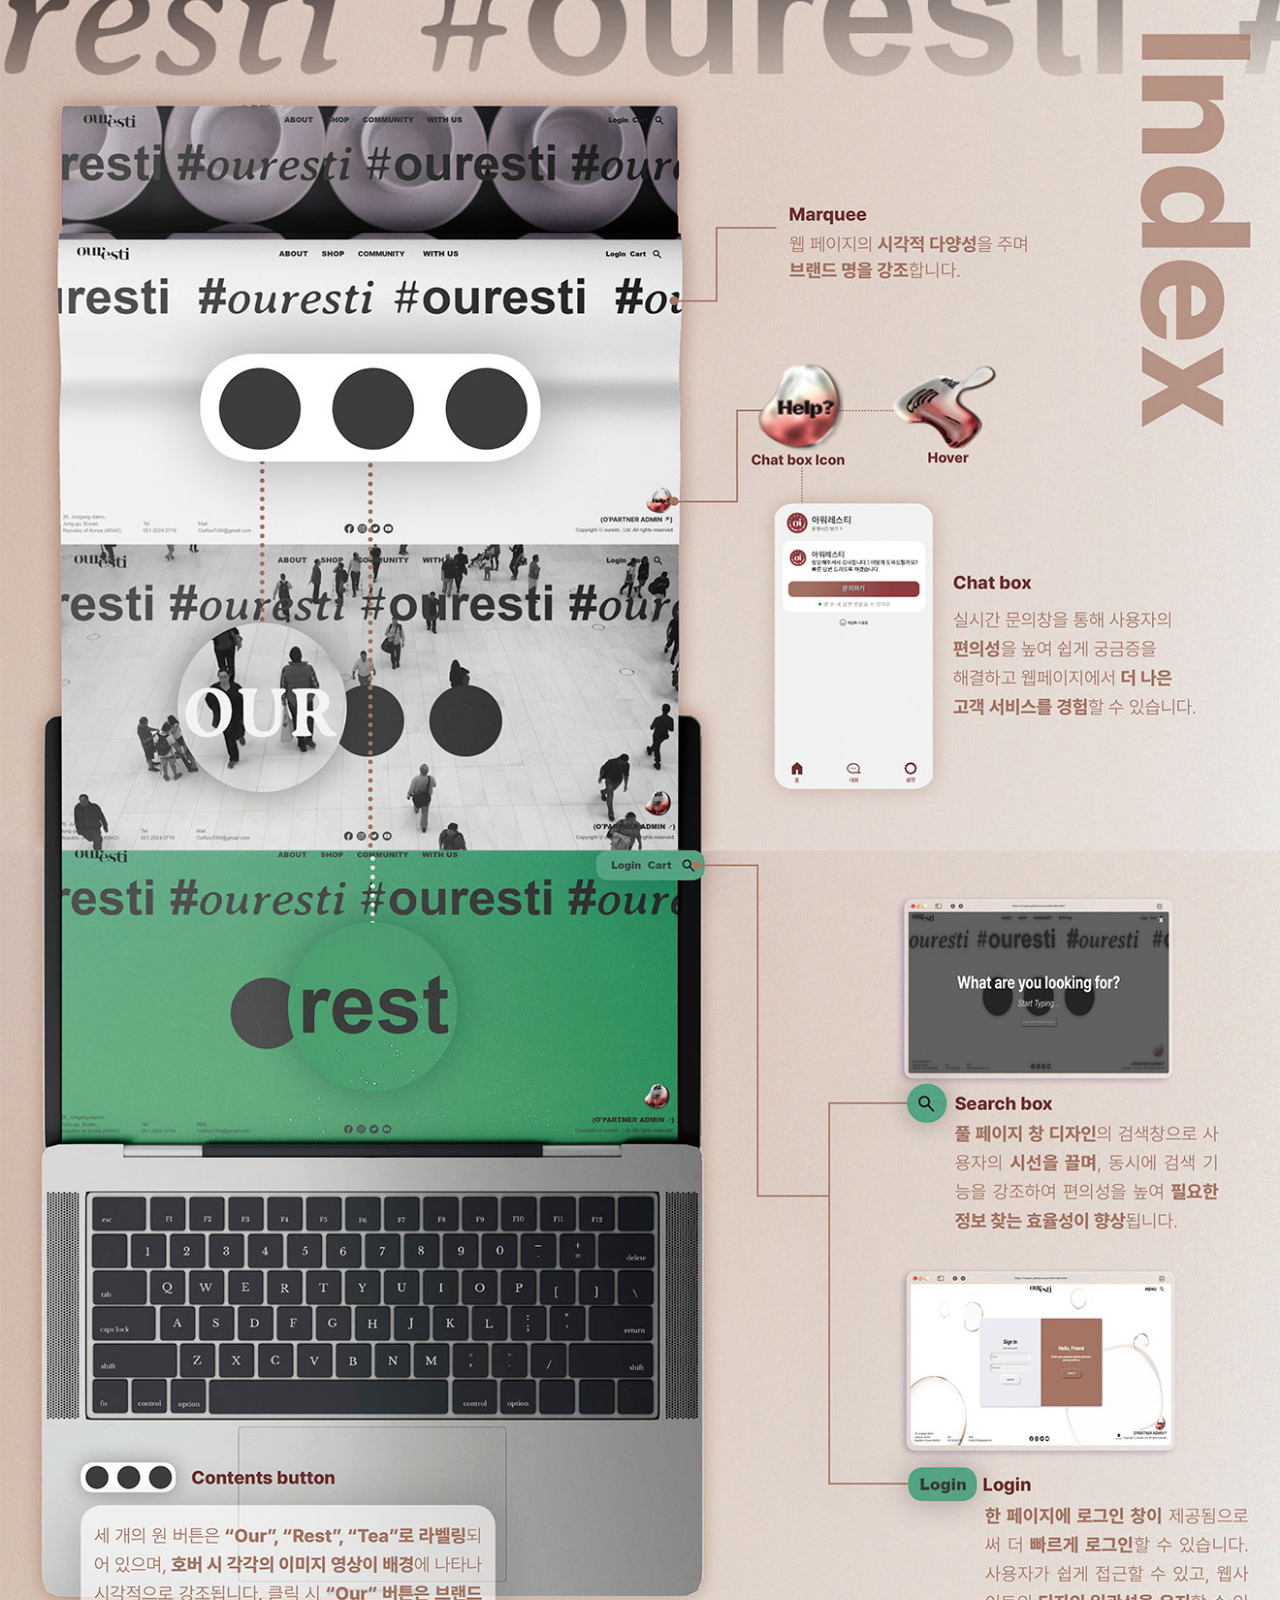
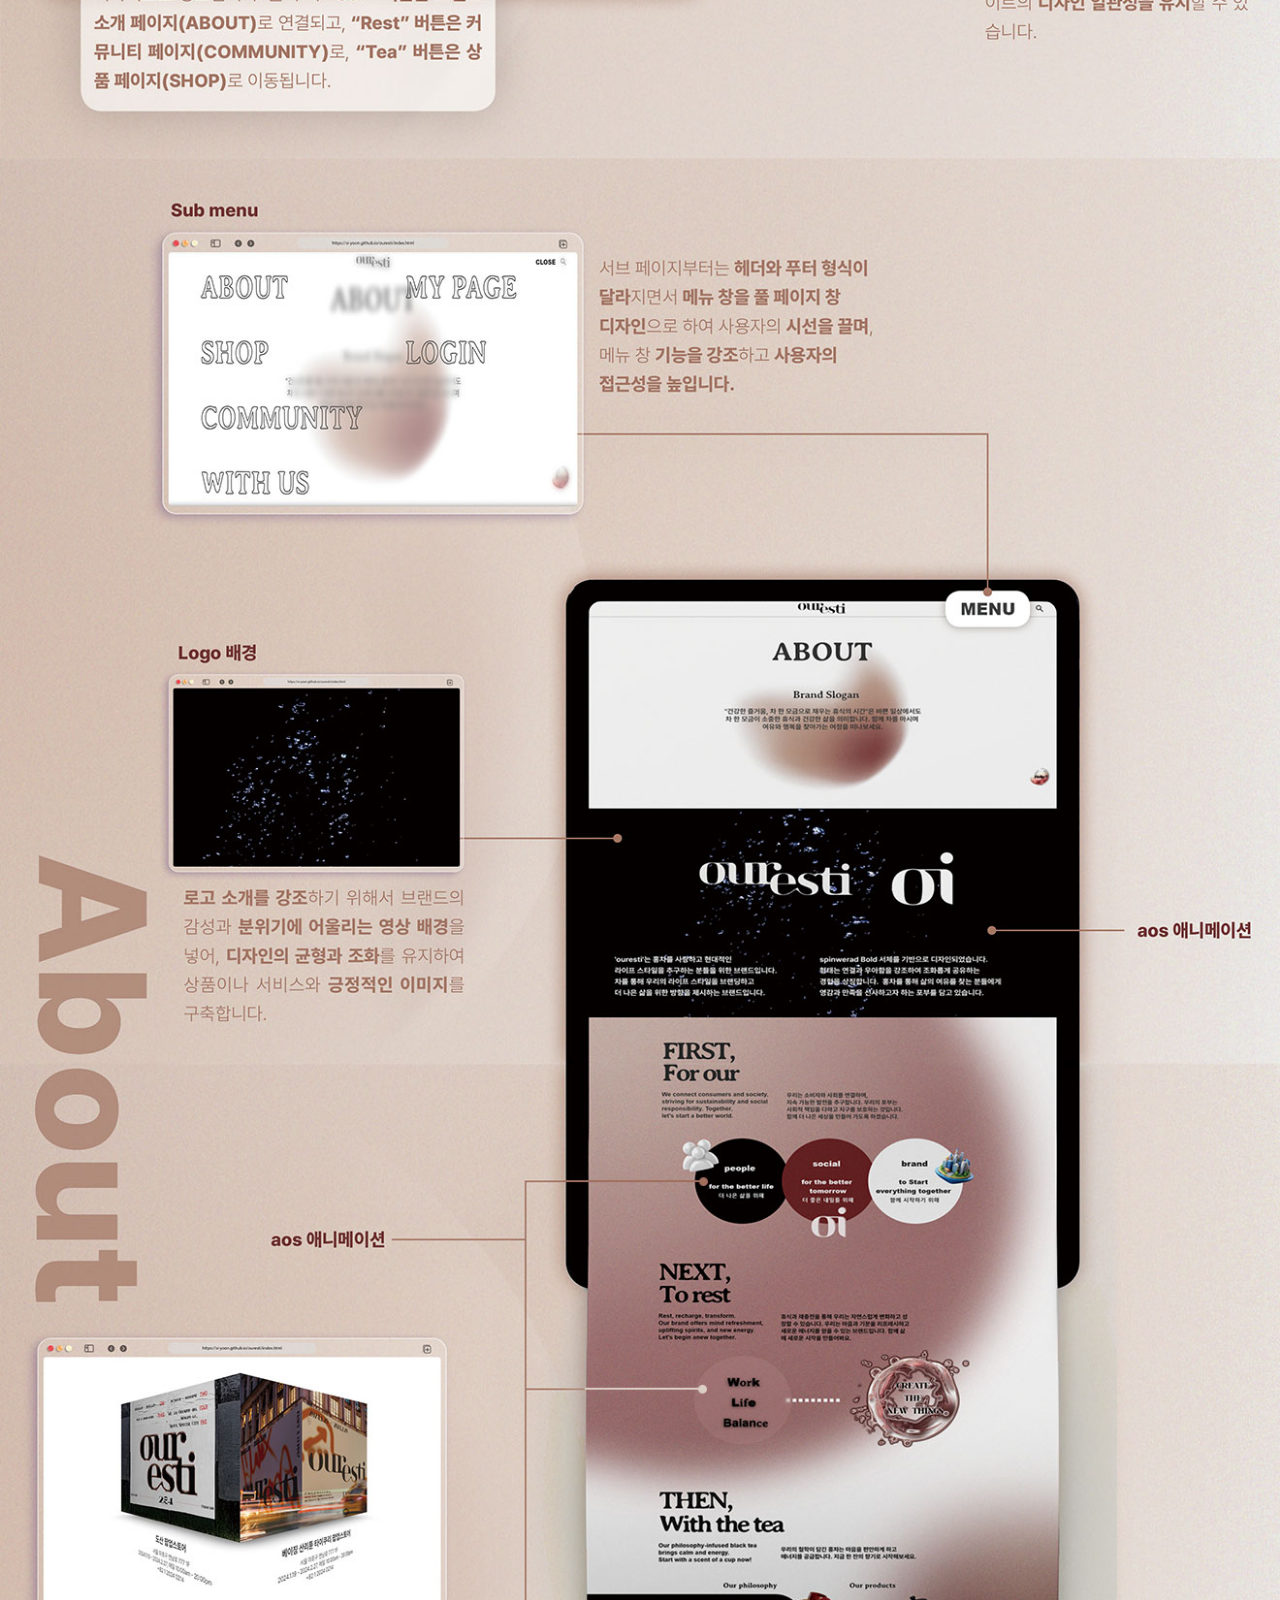
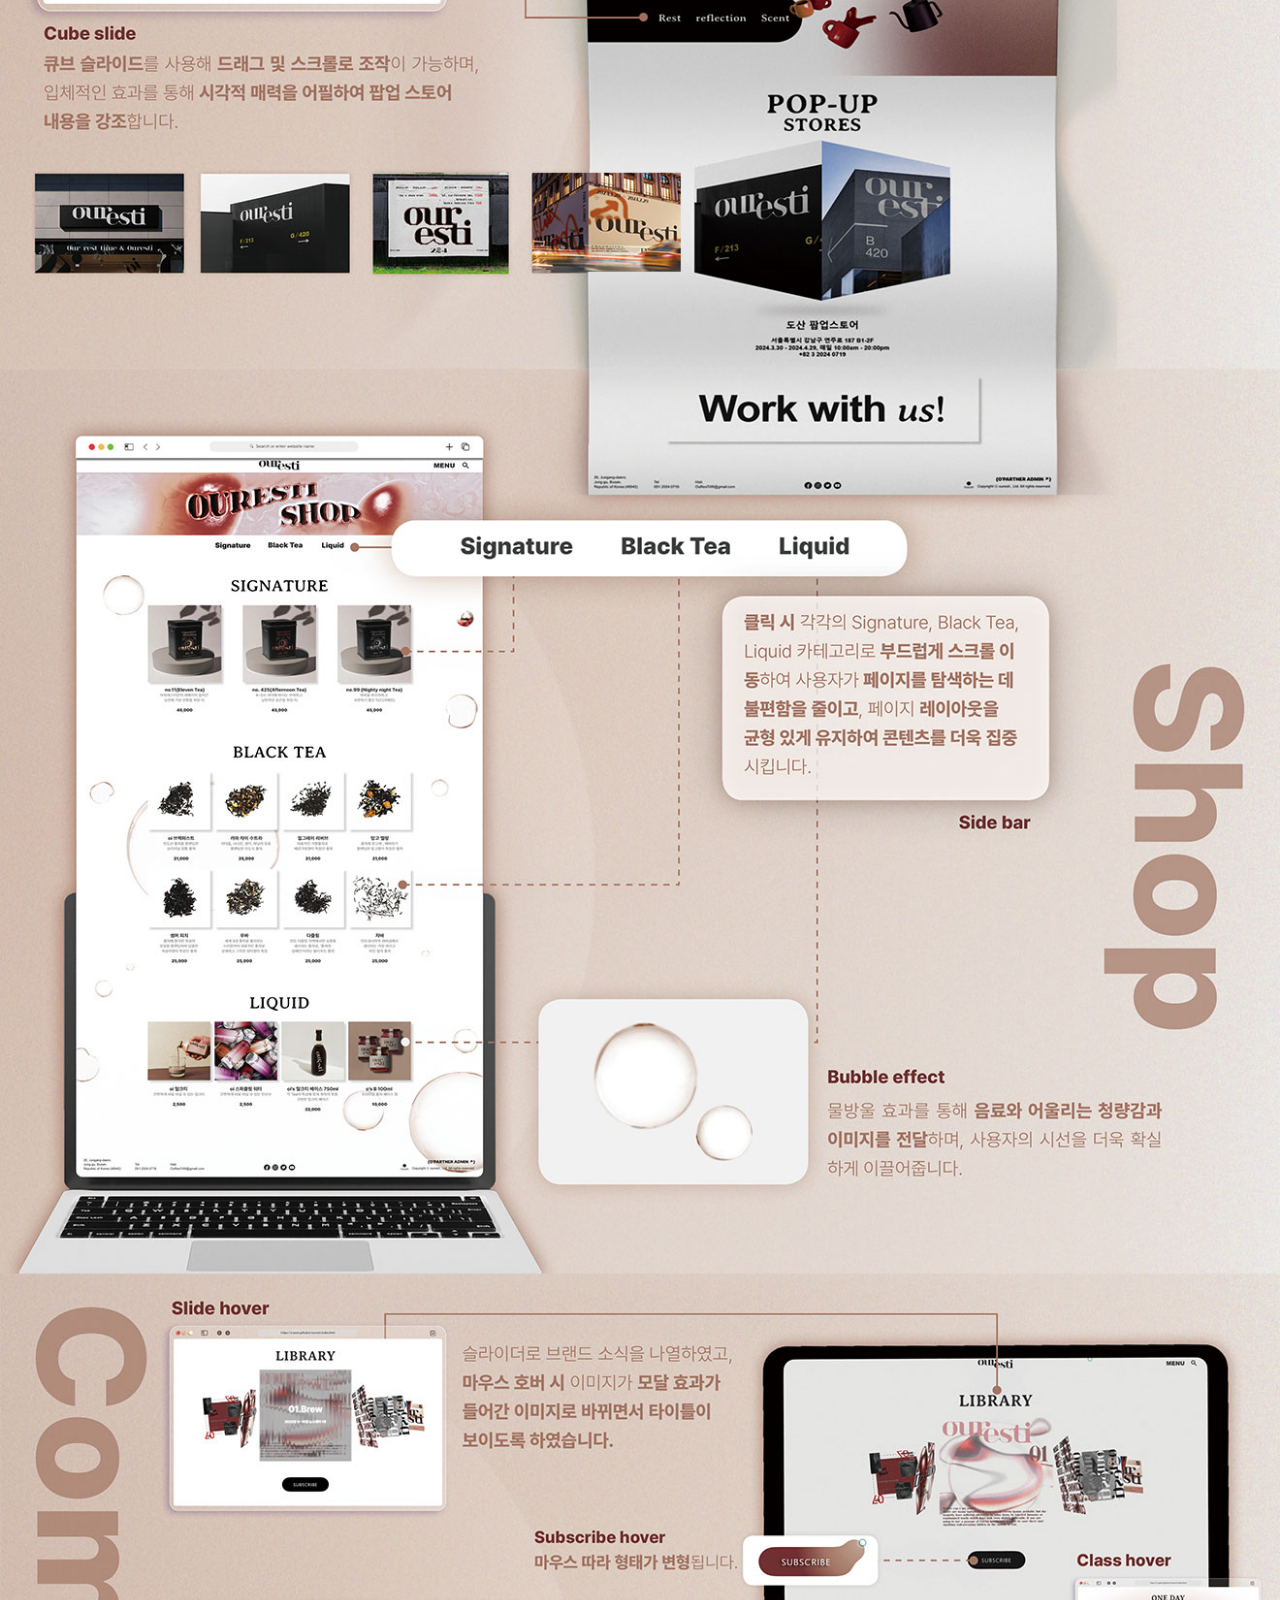
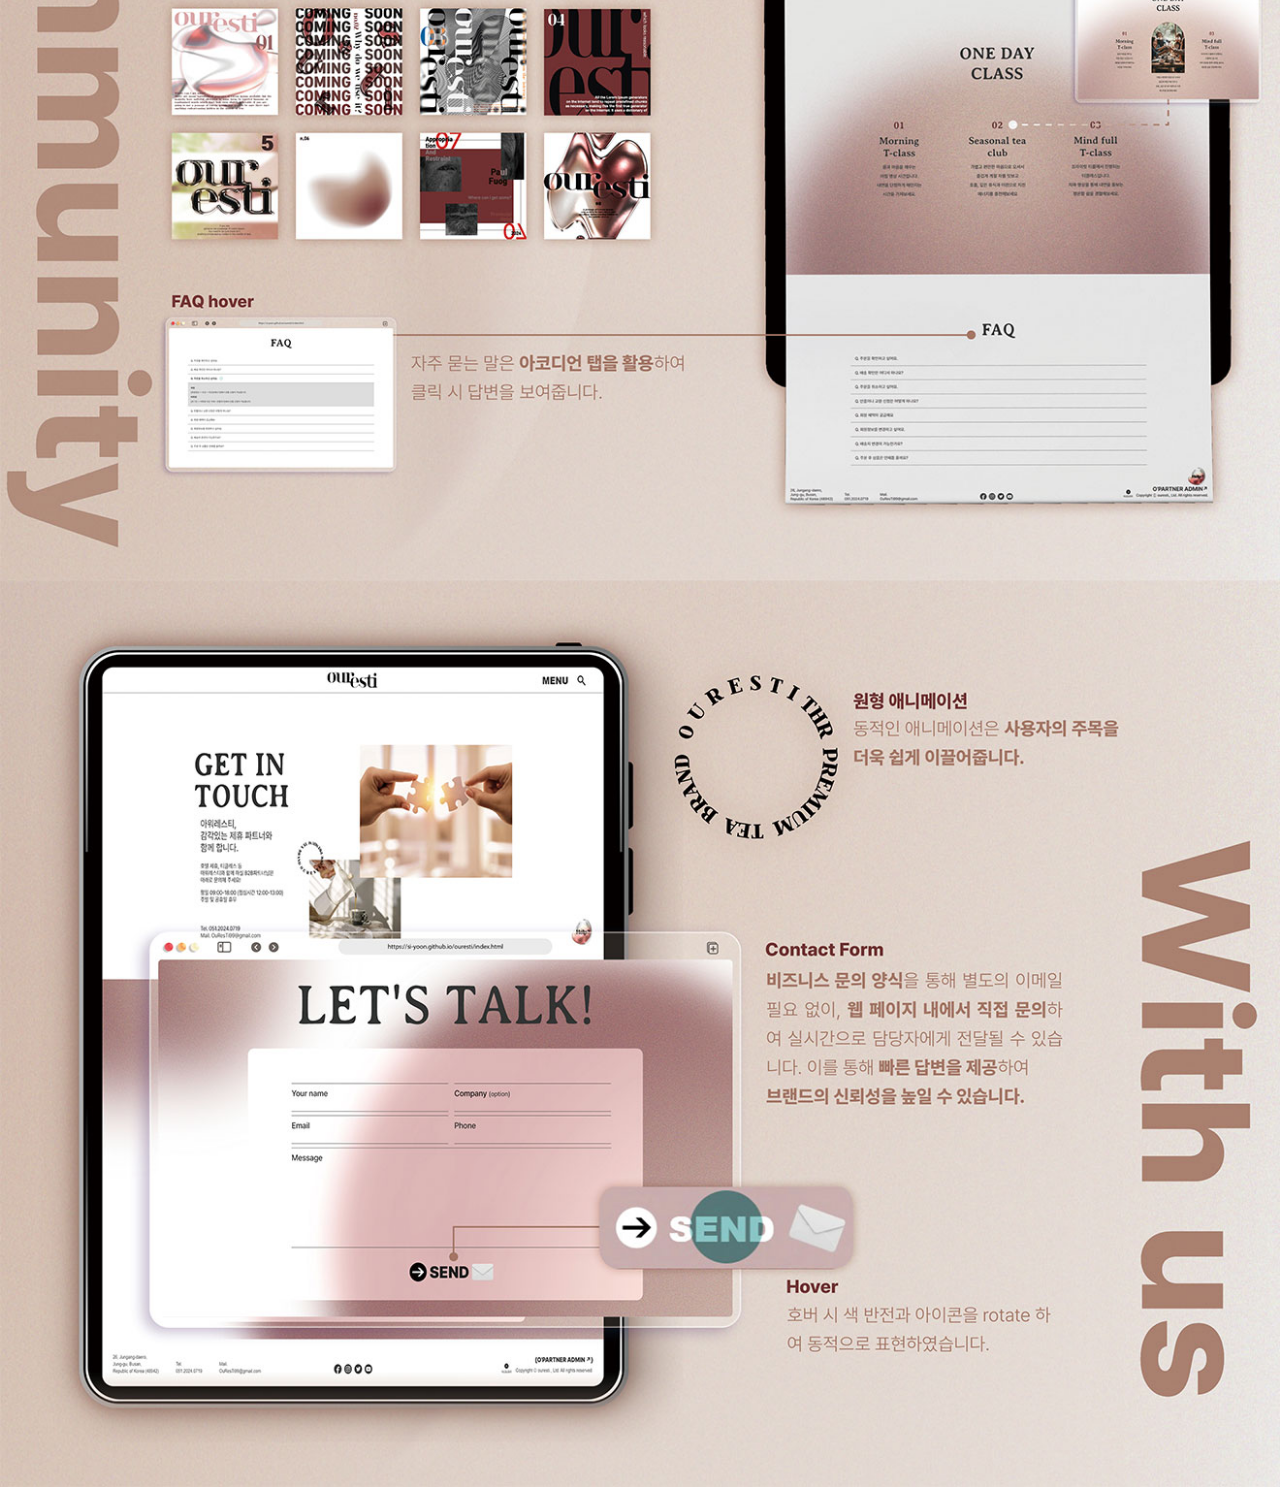
<file: guide/ouresti_web.html>
<!DOCTYPE html>
<html lang="ko">

<head>
    <meta charset="UTF-8">
    <meta name="viewport" content="width=device-width, initial-scale=1.0">
    <title>ouresti WEB GUIDE</title>
    <link rel="icon" href="./img/o_g_favicon.png">
    <style>
        html {
            scroll-behavior: smooth;
        }

        body::-webkit-scrollbar {
            /*스크롤바 전체*/
            width: 13px;
        }

        body::-webkit-scrollbar-thumb {
            /*스크롤바 막대*/
            background-color: #733232;
            border-radius: 10px;
            background-clip: padding-box;
            border: 2px solid transparent;
        }

        body::-webkit-scrollbar-track {
            /*스크롤바 막대 외부*/
            background-color: rgb(255, 255, 255);
            border-radius: 10px;
            /* box-shadow: inset 0px 0px 5px white; */
        }

        * {
            margin: 0;
            padding: 0;
        }

        body {
            background-color: #ded7d3;
        }

        img {
            display: block;
            margin: auto;
            width: 100%;
            max-width: 1320px;
        }

        .top_btn{
            position: fixed;
            bottom: 20px;
            right: 20px;
        }

        .top_btn:hover{
            animation: btn .5s linear alternate;
        }

        @keyframes btn {
            0%{
                transform: scale(1);
            }
            50%{
                transform: scale(1.2);
            }
            100%{
                transform: scale(1);
            }
        }

        .top_btn>img{
            width: 100px;
            height: 100px;
        }
    </style>
</head>

<body>
    <img src="./img/WED_GUIDE-01.jpg" alt="WED_GUIDE-01">
    <img src="./img/WED_GUIDE-02.jpg" alt="WED_GUIDE-02">
    <img src="./img/WED_GUIDE-03.jpg" alt="WED_GUIDE-03">

    <a href="#"class="top_btn"><img src="./img/ouresti_top_btn.png" alt="top button" ></a>
</body>

</html>
</file>
